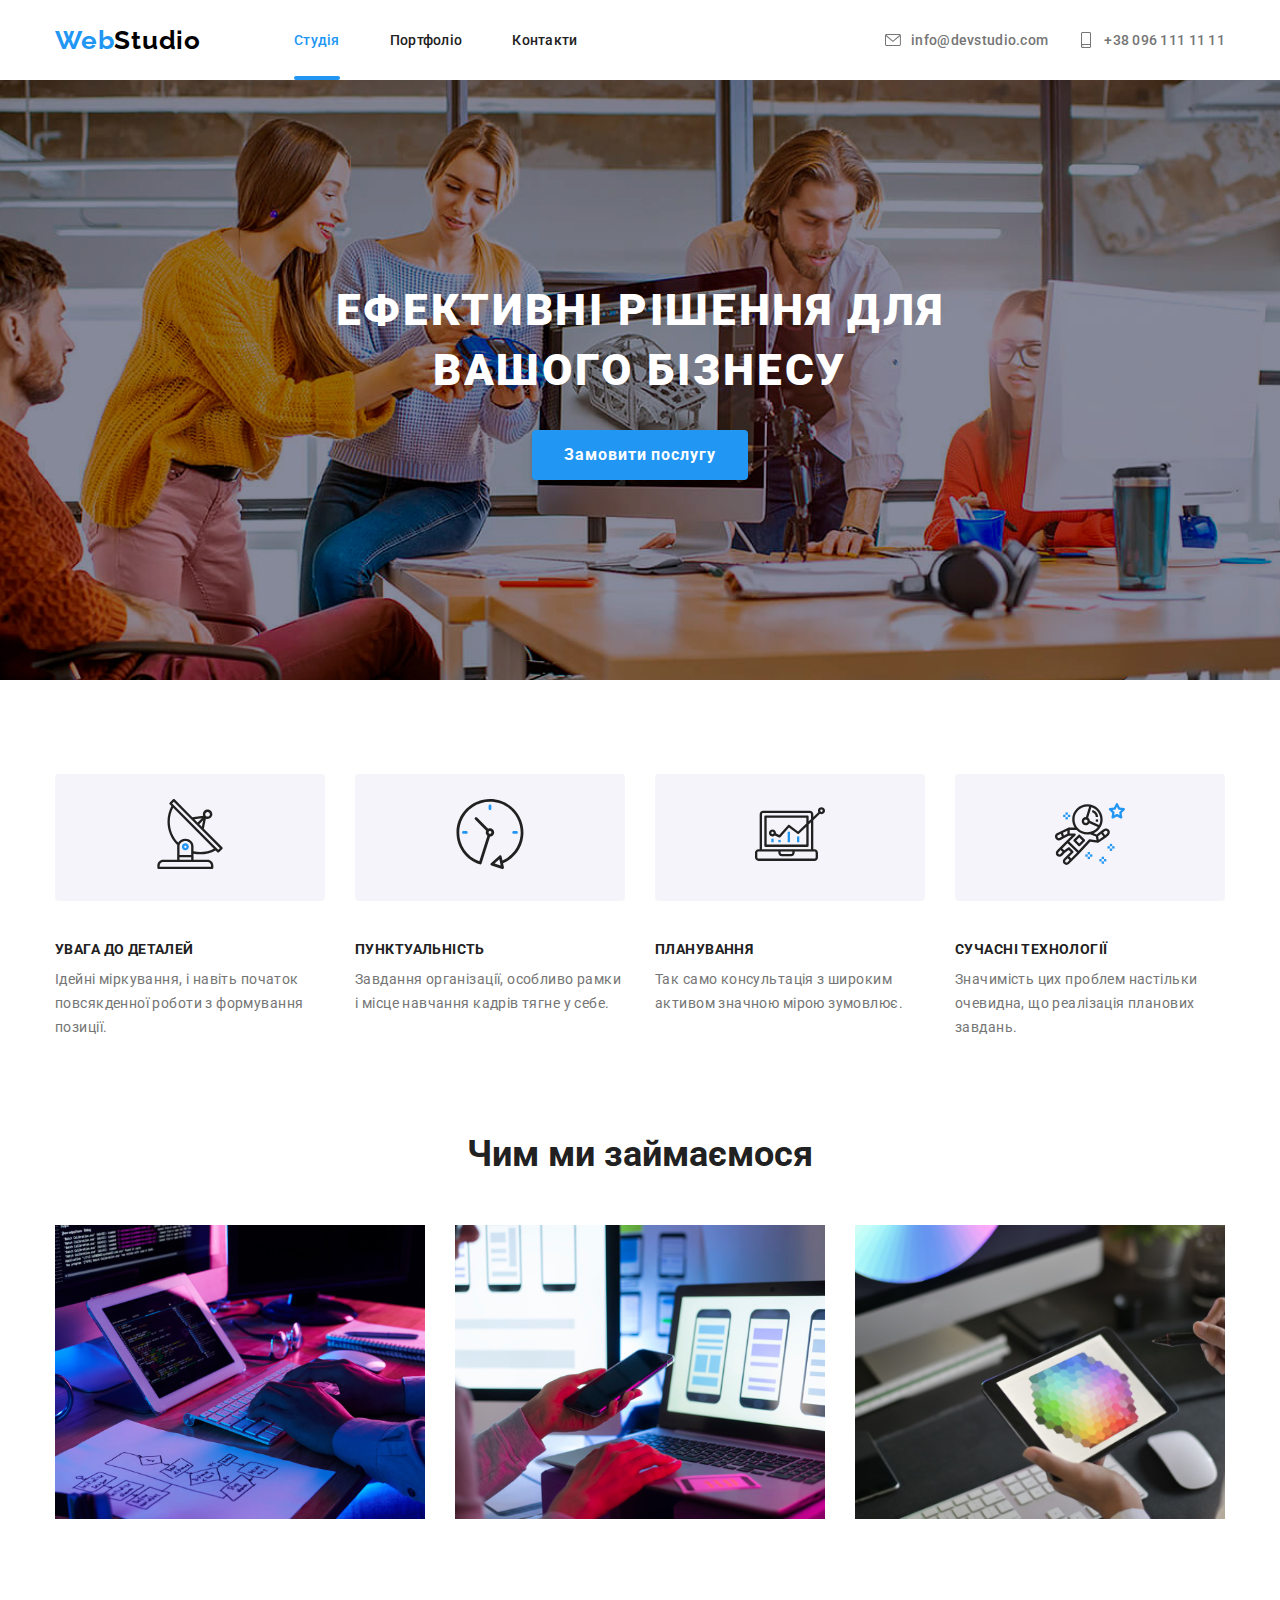
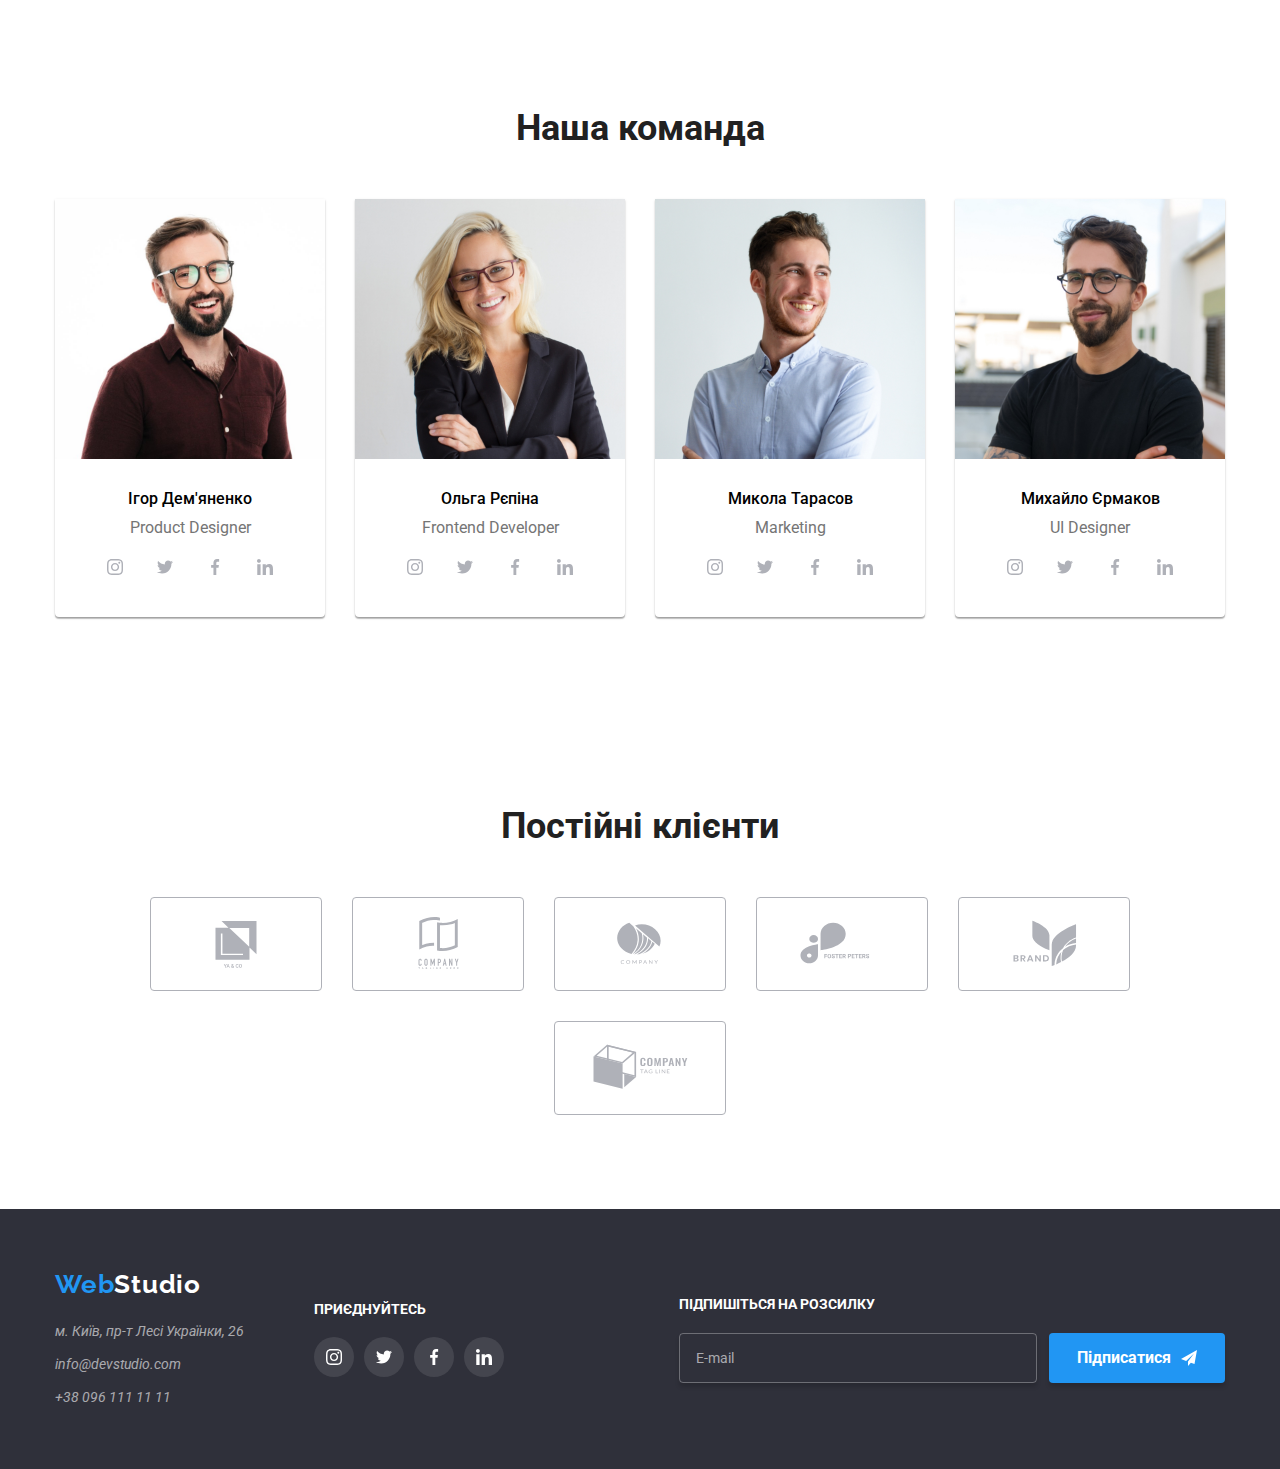
<file: index.html>
<!DOCTYPE html>
<html lang="en">
<head>
    <meta charset="UTF-8">
    <meta name="viewport" content="width=device-width, initial-scale=1.0">
    <link rel="preconnect" href="https://fonts.googleapis.com">
    <link rel="preconnect" href="https://fonts.gstatic.com" crossorigin>
    <link href="https://fonts.googleapis.com/css2?family=Raleway:wght@700&family=Roboto:wght@400;500;900&display=swap" rel="stylesheet">
    <link rel="stylesheet" href="./src/home/css/modern-normalize.css">
    <link rel="stylesheet" href="./src/home/css/style.css">
    <title>Web Studio</title>
</head>
<body>
    <header class="header">
        <div class="header__inner container">
            <nav class="menu">
                <a class="logo" href="#"><span class="logo logo--blue">Web</span>Studio</a>
                <ul class="menu__list">
                    <li class="menu__item menu__item--main">
                        <a class="menu__link" href="#">Студія</a>
                    </li>
                    <li class="menu__item">
                        <a class="menu__link" href="./portfolio.html">Портфоліо</a>
                    </li>
                    <li class="menu__item">
                        <a class="menu__link" href="#">Контакти</a>
                    </li>
                </ul>
            </nav>
            <address class="contact">
                <a class="contact__link" href="mailto:info@devstudio.com"> 
                    <svg version="1.1" xmlns="http://www.w3.org/2000/svg" width="16" height="12" viewBox="0 0 43 32">
                        <title>envelope</title>
                        <path d="M38.667 0h-34.667c-2.206 0-4 1.794-4 4v24c0 2.206 1.794 4 4 4h34.667c2.206 0 4-1.794 4-4v-24c0-2.206-1.794-4-4-4zM38.667 2.667c0.181 0 0.353 0.038 0.511 0.103l-17.844 15.466-17.844-15.466c0.158-0.066 0.33-0.103 0.511-0.103h34.667zM38.667 29.333h-34.667c-0.736 0-1.333-0.598-1.333-1.333v-22.413l17.793 15.421c0.251 0.217 0.563 0.326 0.874 0.326s0.622-0.108 0.874-0.326l17.793-15.421v22.413c0 0.736-0.598 1.333-1.333 1.333z"></path>
                    </svg>
                    info@devstudio.com
                </a>
                <a class="contact__link" href="tel:+380961111111"> 
                    <svg version="1.1" xmlns="http://www.w3.org/2000/svg" width="16" height="16" viewBox="0 0 16 16">
                        <title>smartphone</title>
                        <path d="M11.5 0h-7c-0.827 0-1.5 0.673-1.5 1.5v13c0 0.827 0.673 1.5 1.5 1.5h7c0.827 0 1.5-0.673 1.5-1.5v-13c0-0.827-0.673-1.5-1.5-1.5zM4.5 1h7c0.276 0 0.5 0.224 0.5 0.5v10.5h-8v-10.5c0-0.276 0.224-0.5 0.5-0.5zM11.5 15h-7c-0.276 0-0.5-0.224-0.5-0.5v-1.5h8v1.5c0 0.276-0.224 0.5-0.5 0.5z"></path>
                        <path d="M5.354 13.739c0.195 0.182 0.195 0.478 0 0.66s-0.512 0.182-0.707 0c-0.195-0.182-0.195-0.478 0-0.66s0.512-0.182 0.707 0z"></path>  
                    </svg>
                    +38 096 111 11 11
                </a>
            </address>
        </div>
    </header>
    <main class="main">
        <section class="first">
            <div class="first__box container">
                <h1 class="first__title">Ефективні рішення для вашого бізнесу</h1>
                <button class="first__btn" data-open-modal>Замовити послугу</button>
            </div>
        </section>
        <section class="advantages">
            <div class="advantages__box container">
                <ul class="advantages-list">
                    <li class="advantages-list__item">
                        <h4 class="advantages-list__name">УВАГА ДО ДЕТАЛЕЙ</h4>
                        <p class="advantages-list__description">Ідейні міркування, і навіть початок повсякденної роботи з формування позиції.</p>
                    </li>
                    <li class="advantages-list__item">
                        <h4 class="advantages-list__name">ПУНКТУАЛЬНІСТЬ</h4>
                        <p class="advantages-list__description">Завдання організації, особливо рамки і місце навчання кадрів тягне у себе.</p>
                    </li>
                    <li class="advantages-list__item">
                        <h4 class="advantages-list__name">ПЛАНУВАННЯ</h4>
                        <p class="advantages-list__description">Так само консультація з широким активом значною мірою зумовлює.</p>
                    </li>
                    <li class="advantages-list__item">
                        <h4 class="advantages-list__name">СУЧАСНІ ТЕХНОЛОГІЇ</h4>
                        <p class="advantages-list__description">Значимість цих проблем настільки очевидна, що реалізація планових завдань.</p>
                    </li>
                </ul>
            </div>
        </section>
        <section class="service">
            <div class="service__box container">
                <h2 class="service__title">Чим ми займаємося</h2>
                <div class="service__content-box">
                    <div class="service__item"></div>
                    <div class="service__item"></div>
                    <div class="service__item"></div>
                </div>
            </div>
        </section>
        <section class="team">
            <div class="team__box container">
                <h2 class="team__title">Наша команда</h2>
                <div class="team__content-box">
                    <div class="team__item">
                        <img class="team__img" src="./src/home/img/team/img1.jpeg" alt="Product Designer">
                        <h5 class="team__name">Ігор Дем'яненко</h5>
                        <p class="team__position">Product Designer</p>
                        <ul class="team-social-list">
                            <li class="team-social-list__item">
                                <a class="team-social-list__link" href="#">
                                    <svg version="1.1" xmlns="http://www.w3.org/2000/svg" width="16" height="16" viewBox="0 0 16 16">
                                        <title>instagram</title>
                                        <path d="M15.984 4.704c-0.037-0.85-0.175-1.435-0.372-1.941-0.203-0.538-0.516-1.019-0.925-1.419-0.4-0.406-0.885-0.722-1.416-0.922-0.509-0.197-1.091-0.334-1.941-0.372-0.856-0.041-1.128-0.050-3.301-0.050s-2.444 0.009-3.298 0.047c-0.85 0.037-1.435 0.175-1.941 0.372-0.538 0.203-1.019 0.516-1.419 0.925-0.406 0.4-0.722 0.885-0.922 1.416-0.197 0.51-0.334 1.091-0.372 1.941-0.041 0.856-0.050 1.128-0.050 3.301s0.009 2.444 0.047 3.298c0.037 0.85 0.175 1.435 0.372 1.941 0.203 0.538 0.519 1.019 0.925 1.419 0.4 0.406 0.885 0.722 1.416 0.922 0.51 0.197 1.091 0.334 1.941 0.372 0.853 0.038 1.125 0.047 3.298 0.047s2.444-0.009 3.298-0.047c0.85-0.037 1.435-0.175 1.941-0.372 1.075-0.416 1.925-1.266 2.341-2.341 0.197-0.51 0.334-1.091 0.372-1.941 0.037-0.853 0.047-1.125 0.047-3.298s-0.003-2.444-0.041-3.298zM14.544 11.237c-0.034 0.781-0.166 1.203-0.275 1.485-0.269 0.697-0.822 1.25-1.519 1.519-0.281 0.109-0.706 0.241-1.485 0.275-0.844 0.038-1.097 0.047-3.232 0.047s-2.391-0.009-3.232-0.047c-0.781-0.034-1.203-0.166-1.485-0.275-0.347-0.128-0.663-0.331-0.919-0.597-0.266-0.259-0.469-0.572-0.597-0.919-0.109-0.281-0.241-0.706-0.275-1.485-0.038-0.844-0.047-1.097-0.047-3.232s0.009-2.391 0.047-3.232c0.034-0.781 0.166-1.203 0.275-1.485 0.128-0.347 0.331-0.663 0.6-0.919 0.259-0.266 0.572-0.469 0.919-0.597 0.281-0.109 0.706-0.241 1.485-0.275 0.844-0.037 1.097-0.047 3.232-0.047 2.138 0 2.391 0.009 3.232 0.047 0.781 0.034 1.203 0.166 1.485 0.275 0.347 0.128 0.663 0.331 0.919 0.597 0.266 0.259 0.469 0.572 0.597 0.919 0.109 0.281 0.241 0.706 0.275 1.485 0.038 0.844 0.047 1.097 0.047 3.232s-0.009 2.385-0.047 3.229z"></path>
                                        <path d="M8.030 3.891c-2.269 0-4.11 1.841-4.11 4.11s1.841 4.11 4.11 4.11c2.269 0 4.11-1.841 4.11-4.11s-1.841-4.11-4.11-4.11zM8.030 10.668c-1.472 0-2.666-1.194-2.666-2.666s1.194-2.666 2.666-2.666c1.472 0 2.666 1.194 2.666 2.666s-1.194 2.666-2.666 2.666z"></path>
                                        <path d="M13.262 3.729c0 0.53-0.43 0.96-0.96 0.96s-0.96-0.43-0.96-0.96c0-0.53 0.43-0.96 0.96-0.96s0.96 0.43 0.96 0.96z"></path>
                                    </svg>
                                </a>
                            </li>
                            <li class="team-social-list__item">
                                <a class="team-social-list__link" href="#">
                                    <svg version="1.1" xmlns="http://www.w3.org/2000/svg" width="16" height="16" viewBox="0 0 16 16">
                                        <title>twitter</title>
                                        <path d="M16 3.039c-0.595 0.261-1.229 0.434-1.89 0.518 0.68-0.406 1.199-1.044 1.443-1.813-0.634 0.378-1.334 0.645-2.080 0.794-0.602-0.641-1.46-1.038-2.396-1.038-1.816 0-3.278 1.474-3.278 3.281 0 0.26 0.022 0.51 0.076 0.748-2.727-0.133-5.14-1.44-6.761-3.431-0.283 0.491-0.449 1.053-0.449 1.658 0 1.136 0.585 2.143 1.457 2.726-0.527-0.010-1.044-0.163-1.482-0.404 0 0.010 0 0.023 0 0.036 0 1.594 1.137 2.918 2.628 3.223-0.267 0.073-0.558 0.108-0.86 0.108-0.21 0-0.422-0.012-0.621-0.056 0.425 1.299 1.631 2.254 3.065 2.285-1.116 0.873-2.533 1.399-4.067 1.399-0.269 0-0.527-0.012-0.785-0.045 1.453 0.937 3.175 1.472 5.032 1.472 6.036 0 9.336-5 9.336-9.334 0-0.145-0.005-0.285-0.012-0.424 0.651-0.462 1.198-1.039 1.644-1.703z"></path>
                                    </svg>
                                </a>
                            </li>
                            <li class="team-social-list__item">
                                <a class="team-social-list__link" href="#">
                                    <svg version="1.1" xmlns="http://www.w3.org/2000/svg" width="16" height="16" viewBox="0 0 16 16">
                                        <title>facebook</title>
                                        <path d="M10.665 2.657h1.461v-2.544c-0.252-0.035-1.119-0.113-2.128-0.113-2.106 0-3.549 1.325-3.549 3.759v2.241h-2.324v2.844h2.324v7.156h2.849v-7.155h2.23l0.354-2.844h-2.585v-1.959c0.001-0.822 0.222-1.385 1.367-1.385z"></path>
                                    </svg>
                                </a>
                            </li>
                            <li class="team-social-list__item">
                                <a class="team-social-list__link" href="#">
                                    <svg version="1.1" xmlns="http://www.w3.org/2000/svg" width="16" height="16" viewBox="0 0 16 16">
                                        <title>linkedin</title>
                                        <path d="M15.996 16v-0.001h0.004v-5.868c0-2.871-0.618-5.082-3.974-5.082-1.613 0-2.696 0.885-3.138 1.725h-0.047v-1.457h-3.182v10.682h3.313v-5.289c0-1.393 0.264-2.739 1.989-2.739 1.699 0 1.725 1.589 1.725 2.829v5.201h3.31z"></path>
                                        <path d="M0.264 5.318h3.317v10.682h-3.317v-10.682z"></path>
                                        <path d="M1.921 0c-1.061 0-1.921 0.861-1.921 1.921s0.861 1.939 1.921 1.939c1.061 0 1.921-0.879 1.921-1.939s-0.861-1.921-1.921-1.921v0z"></path>
                                    </svg>
                                </a>
                            </li>
                        </ul>
                    </div>
                    <div class="team__item">
                        <img class="team__img" src="./src/home/img/team/img2.jpeg" alt="Frontend Developer">
                        <h5 class="team__name">Ольга Рєпіна</h5>
                        <p class="team__position">Frontend Developer</p>
                        <ul class="team-social-list">
                            <li class="team-social-list__item">
                                <a class="team-social-list__link" href="#">
                                    <svg version="1.1" xmlns="http://www.w3.org/2000/svg" width="16" height="16" viewBox="0 0 16 16">
                                        <title>instagram</title>
                                        <path d="M15.984 4.704c-0.037-0.85-0.175-1.435-0.372-1.941-0.203-0.538-0.516-1.019-0.925-1.419-0.4-0.406-0.885-0.722-1.416-0.922-0.509-0.197-1.091-0.334-1.941-0.372-0.856-0.041-1.128-0.050-3.301-0.050s-2.444 0.009-3.298 0.047c-0.85 0.037-1.435 0.175-1.941 0.372-0.538 0.203-1.019 0.516-1.419 0.925-0.406 0.4-0.722 0.885-0.922 1.416-0.197 0.51-0.334 1.091-0.372 1.941-0.041 0.856-0.050 1.128-0.050 3.301s0.009 2.444 0.047 3.298c0.037 0.85 0.175 1.435 0.372 1.941 0.203 0.538 0.519 1.019 0.925 1.419 0.4 0.406 0.885 0.722 1.416 0.922 0.51 0.197 1.091 0.334 1.941 0.372 0.853 0.038 1.125 0.047 3.298 0.047s2.444-0.009 3.298-0.047c0.85-0.037 1.435-0.175 1.941-0.372 1.075-0.416 1.925-1.266 2.341-2.341 0.197-0.51 0.334-1.091 0.372-1.941 0.037-0.853 0.047-1.125 0.047-3.298s-0.003-2.444-0.041-3.298zM14.544 11.237c-0.034 0.781-0.166 1.203-0.275 1.485-0.269 0.697-0.822 1.25-1.519 1.519-0.281 0.109-0.706 0.241-1.485 0.275-0.844 0.038-1.097 0.047-3.232 0.047s-2.391-0.009-3.232-0.047c-0.781-0.034-1.203-0.166-1.485-0.275-0.347-0.128-0.663-0.331-0.919-0.597-0.266-0.259-0.469-0.572-0.597-0.919-0.109-0.281-0.241-0.706-0.275-1.485-0.038-0.844-0.047-1.097-0.047-3.232s0.009-2.391 0.047-3.232c0.034-0.781 0.166-1.203 0.275-1.485 0.128-0.347 0.331-0.663 0.6-0.919 0.259-0.266 0.572-0.469 0.919-0.597 0.281-0.109 0.706-0.241 1.485-0.275 0.844-0.037 1.097-0.047 3.232-0.047 2.138 0 2.391 0.009 3.232 0.047 0.781 0.034 1.203 0.166 1.485 0.275 0.347 0.128 0.663 0.331 0.919 0.597 0.266 0.259 0.469 0.572 0.597 0.919 0.109 0.281 0.241 0.706 0.275 1.485 0.038 0.844 0.047 1.097 0.047 3.232s-0.009 2.385-0.047 3.229z"></path>
                                        <path d="M8.030 3.891c-2.269 0-4.11 1.841-4.11 4.11s1.841 4.11 4.11 4.11c2.269 0 4.11-1.841 4.11-4.11s-1.841-4.11-4.11-4.11zM8.030 10.668c-1.472 0-2.666-1.194-2.666-2.666s1.194-2.666 2.666-2.666c1.472 0 2.666 1.194 2.666 2.666s-1.194 2.666-2.666 2.666z"></path>
                                        <path d="M13.262 3.729c0 0.53-0.43 0.96-0.96 0.96s-0.96-0.43-0.96-0.96c0-0.53 0.43-0.96 0.96-0.96s0.96 0.43 0.96 0.96z"></path>
                                    </svg>
                                </a>
                            </li>
                            <li class="team-social-list__item">
                                <a class="team-social-list__link" href="#">
                                    <svg version="1.1" xmlns="http://www.w3.org/2000/svg" width="16" height="16" viewBox="0 0 16 16">
                                        <title>twitter</title>
                                        <path d="M16 3.039c-0.595 0.261-1.229 0.434-1.89 0.518 0.68-0.406 1.199-1.044 1.443-1.813-0.634 0.378-1.334 0.645-2.080 0.794-0.602-0.641-1.46-1.038-2.396-1.038-1.816 0-3.278 1.474-3.278 3.281 0 0.26 0.022 0.51 0.076 0.748-2.727-0.133-5.14-1.44-6.761-3.431-0.283 0.491-0.449 1.053-0.449 1.658 0 1.136 0.585 2.143 1.457 2.726-0.527-0.010-1.044-0.163-1.482-0.404 0 0.010 0 0.023 0 0.036 0 1.594 1.137 2.918 2.628 3.223-0.267 0.073-0.558 0.108-0.86 0.108-0.21 0-0.422-0.012-0.621-0.056 0.425 1.299 1.631 2.254 3.065 2.285-1.116 0.873-2.533 1.399-4.067 1.399-0.269 0-0.527-0.012-0.785-0.045 1.453 0.937 3.175 1.472 5.032 1.472 6.036 0 9.336-5 9.336-9.334 0-0.145-0.005-0.285-0.012-0.424 0.651-0.462 1.198-1.039 1.644-1.703z"></path>
                                    </svg>
                                </a>
                            </li>
                            <li class="team-social-list__item">
                                <a class="team-social-list__link" href="#">
                                    <svg version="1.1" xmlns="http://www.w3.org/2000/svg" width="16" height="16" viewBox="0 0 16 16">
                                        <title>facebook</title>
                                        <path d="M10.665 2.657h1.461v-2.544c-0.252-0.035-1.119-0.113-2.128-0.113-2.106 0-3.549 1.325-3.549 3.759v2.241h-2.324v2.844h2.324v7.156h2.849v-7.155h2.23l0.354-2.844h-2.585v-1.959c0.001-0.822 0.222-1.385 1.367-1.385z"></path>
                                    </svg>
                                </a>
                            </li>
                            <li class="team-social-list__item">
                                <a class="team-social-list__link" href="#">
                                    <svg version="1.1" xmlns="http://www.w3.org/2000/svg" width="16" height="16" viewBox="0 0 16 16">
                                        <title>linkedin</title>
                                        <path d="M15.996 16v-0.001h0.004v-5.868c0-2.871-0.618-5.082-3.974-5.082-1.613 0-2.696 0.885-3.138 1.725h-0.047v-1.457h-3.182v10.682h3.313v-5.289c0-1.393 0.264-2.739 1.989-2.739 1.699 0 1.725 1.589 1.725 2.829v5.201h3.31z"></path>
                                        <path d="M0.264 5.318h3.317v10.682h-3.317v-10.682z"></path>
                                        <path d="M1.921 0c-1.061 0-1.921 0.861-1.921 1.921s0.861 1.939 1.921 1.939c1.061 0 1.921-0.879 1.921-1.939s-0.861-1.921-1.921-1.921v0z"></path>
                                    </svg>
                                </a>
                            </li>
                        </ul>
                    </div>
                    <div class="team__item">
                        <img class="team__img" src="./src/home/img/team/img3.jpeg" alt="Marketing">
                        <h5 class="team__name">Микола Тарасов</h5>
                        <p class="team__position">Marketing</p>
                        <ul class="team-social-list">
                            <li class="team-social-list__item">
                                <a class="team-social-list__link" href="#">
                                    <svg version="1.1" xmlns="http://www.w3.org/2000/svg" width="16" height="16" viewBox="0 0 16 16">
                                        <title>instagram</title>
                                        <path d="M15.984 4.704c-0.037-0.85-0.175-1.435-0.372-1.941-0.203-0.538-0.516-1.019-0.925-1.419-0.4-0.406-0.885-0.722-1.416-0.922-0.509-0.197-1.091-0.334-1.941-0.372-0.856-0.041-1.128-0.050-3.301-0.050s-2.444 0.009-3.298 0.047c-0.85 0.037-1.435 0.175-1.941 0.372-0.538 0.203-1.019 0.516-1.419 0.925-0.406 0.4-0.722 0.885-0.922 1.416-0.197 0.51-0.334 1.091-0.372 1.941-0.041 0.856-0.050 1.128-0.050 3.301s0.009 2.444 0.047 3.298c0.037 0.85 0.175 1.435 0.372 1.941 0.203 0.538 0.519 1.019 0.925 1.419 0.4 0.406 0.885 0.722 1.416 0.922 0.51 0.197 1.091 0.334 1.941 0.372 0.853 0.038 1.125 0.047 3.298 0.047s2.444-0.009 3.298-0.047c0.85-0.037 1.435-0.175 1.941-0.372 1.075-0.416 1.925-1.266 2.341-2.341 0.197-0.51 0.334-1.091 0.372-1.941 0.037-0.853 0.047-1.125 0.047-3.298s-0.003-2.444-0.041-3.298zM14.544 11.237c-0.034 0.781-0.166 1.203-0.275 1.485-0.269 0.697-0.822 1.25-1.519 1.519-0.281 0.109-0.706 0.241-1.485 0.275-0.844 0.038-1.097 0.047-3.232 0.047s-2.391-0.009-3.232-0.047c-0.781-0.034-1.203-0.166-1.485-0.275-0.347-0.128-0.663-0.331-0.919-0.597-0.266-0.259-0.469-0.572-0.597-0.919-0.109-0.281-0.241-0.706-0.275-1.485-0.038-0.844-0.047-1.097-0.047-3.232s0.009-2.391 0.047-3.232c0.034-0.781 0.166-1.203 0.275-1.485 0.128-0.347 0.331-0.663 0.6-0.919 0.259-0.266 0.572-0.469 0.919-0.597 0.281-0.109 0.706-0.241 1.485-0.275 0.844-0.037 1.097-0.047 3.232-0.047 2.138 0 2.391 0.009 3.232 0.047 0.781 0.034 1.203 0.166 1.485 0.275 0.347 0.128 0.663 0.331 0.919 0.597 0.266 0.259 0.469 0.572 0.597 0.919 0.109 0.281 0.241 0.706 0.275 1.485 0.038 0.844 0.047 1.097 0.047 3.232s-0.009 2.385-0.047 3.229z"></path>
                                        <path d="M8.030 3.891c-2.269 0-4.11 1.841-4.11 4.11s1.841 4.11 4.11 4.11c2.269 0 4.11-1.841 4.11-4.11s-1.841-4.11-4.11-4.11zM8.030 10.668c-1.472 0-2.666-1.194-2.666-2.666s1.194-2.666 2.666-2.666c1.472 0 2.666 1.194 2.666 2.666s-1.194 2.666-2.666 2.666z"></path>
                                        <path d="M13.262 3.729c0 0.53-0.43 0.96-0.96 0.96s-0.96-0.43-0.96-0.96c0-0.53 0.43-0.96 0.96-0.96s0.96 0.43 0.96 0.96z"></path>
                                    </svg>
                                </a>
                            </li>
                            <li class="team-social-list__item">
                                <a class="team-social-list__link" href="#">
                                    <svg version="1.1" xmlns="http://www.w3.org/2000/svg" width="16" height="16" viewBox="0 0 16 16">
                                        <title>twitter</title>
                                        <path d="M16 3.039c-0.595 0.261-1.229 0.434-1.89 0.518 0.68-0.406 1.199-1.044 1.443-1.813-0.634 0.378-1.334 0.645-2.080 0.794-0.602-0.641-1.46-1.038-2.396-1.038-1.816 0-3.278 1.474-3.278 3.281 0 0.26 0.022 0.51 0.076 0.748-2.727-0.133-5.14-1.44-6.761-3.431-0.283 0.491-0.449 1.053-0.449 1.658 0 1.136 0.585 2.143 1.457 2.726-0.527-0.010-1.044-0.163-1.482-0.404 0 0.010 0 0.023 0 0.036 0 1.594 1.137 2.918 2.628 3.223-0.267 0.073-0.558 0.108-0.86 0.108-0.21 0-0.422-0.012-0.621-0.056 0.425 1.299 1.631 2.254 3.065 2.285-1.116 0.873-2.533 1.399-4.067 1.399-0.269 0-0.527-0.012-0.785-0.045 1.453 0.937 3.175 1.472 5.032 1.472 6.036 0 9.336-5 9.336-9.334 0-0.145-0.005-0.285-0.012-0.424 0.651-0.462 1.198-1.039 1.644-1.703z"></path>
                                    </svg>
                                </a>
                            </li>
                            <li class="team-social-list__item">
                                <a class="team-social-list__link" href="#">
                                    <svg version="1.1" xmlns="http://www.w3.org/2000/svg" width="16" height="16" viewBox="0 0 16 16">
                                        <title>facebook</title>
                                        <path d="M10.665 2.657h1.461v-2.544c-0.252-0.035-1.119-0.113-2.128-0.113-2.106 0-3.549 1.325-3.549 3.759v2.241h-2.324v2.844h2.324v7.156h2.849v-7.155h2.23l0.354-2.844h-2.585v-1.959c0.001-0.822 0.222-1.385 1.367-1.385z"></path>
                                    </svg>
                                </a>
                            </li>
                            <li class="team-social-list__item">
                                <a class="team-social-list__link" href="#">
                                    <svg version="1.1" xmlns="http://www.w3.org/2000/svg" width="16" height="16" viewBox="0 0 16 16">
                                        <title>linkedin</title>
                                        <path d="M15.996 16v-0.001h0.004v-5.868c0-2.871-0.618-5.082-3.974-5.082-1.613 0-2.696 0.885-3.138 1.725h-0.047v-1.457h-3.182v10.682h3.313v-5.289c0-1.393 0.264-2.739 1.989-2.739 1.699 0 1.725 1.589 1.725 2.829v5.201h3.31z"></path>
                                        <path d="M0.264 5.318h3.317v10.682h-3.317v-10.682z"></path>
                                        <path d="M1.921 0c-1.061 0-1.921 0.861-1.921 1.921s0.861 1.939 1.921 1.939c1.061 0 1.921-0.879 1.921-1.939s-0.861-1.921-1.921-1.921v0z"></path>
                                    </svg>
                                </a>
                            </li>
                        </ul>
                    </div>
                    <div class="team__item">
                        <img class="team__img" src="./src/home/img/team/img4.jpeg" alt="UI Designer">
                        <h5 class="team__name">Михайло Єрмаков</h5>
                        <p class="team__position">UI Designer</p>
                        <ul class="team-social-list">
                            <li class="team-social-list__item">
                                <a class="team-social-list__link" href="#">
                                    <svg version="1.1" xmlns="http://www.w3.org/2000/svg" width="16" height="16" viewBox="0 0 16 16">
                                        <title>instagram</title>
                                        <path d="M15.984 4.704c-0.037-0.85-0.175-1.435-0.372-1.941-0.203-0.538-0.516-1.019-0.925-1.419-0.4-0.406-0.885-0.722-1.416-0.922-0.509-0.197-1.091-0.334-1.941-0.372-0.856-0.041-1.128-0.050-3.301-0.050s-2.444 0.009-3.298 0.047c-0.85 0.037-1.435 0.175-1.941 0.372-0.538 0.203-1.019 0.516-1.419 0.925-0.406 0.4-0.722 0.885-0.922 1.416-0.197 0.51-0.334 1.091-0.372 1.941-0.041 0.856-0.050 1.128-0.050 3.301s0.009 2.444 0.047 3.298c0.037 0.85 0.175 1.435 0.372 1.941 0.203 0.538 0.519 1.019 0.925 1.419 0.4 0.406 0.885 0.722 1.416 0.922 0.51 0.197 1.091 0.334 1.941 0.372 0.853 0.038 1.125 0.047 3.298 0.047s2.444-0.009 3.298-0.047c0.85-0.037 1.435-0.175 1.941-0.372 1.075-0.416 1.925-1.266 2.341-2.341 0.197-0.51 0.334-1.091 0.372-1.941 0.037-0.853 0.047-1.125 0.047-3.298s-0.003-2.444-0.041-3.298zM14.544 11.237c-0.034 0.781-0.166 1.203-0.275 1.485-0.269 0.697-0.822 1.25-1.519 1.519-0.281 0.109-0.706 0.241-1.485 0.275-0.844 0.038-1.097 0.047-3.232 0.047s-2.391-0.009-3.232-0.047c-0.781-0.034-1.203-0.166-1.485-0.275-0.347-0.128-0.663-0.331-0.919-0.597-0.266-0.259-0.469-0.572-0.597-0.919-0.109-0.281-0.241-0.706-0.275-1.485-0.038-0.844-0.047-1.097-0.047-3.232s0.009-2.391 0.047-3.232c0.034-0.781 0.166-1.203 0.275-1.485 0.128-0.347 0.331-0.663 0.6-0.919 0.259-0.266 0.572-0.469 0.919-0.597 0.281-0.109 0.706-0.241 1.485-0.275 0.844-0.037 1.097-0.047 3.232-0.047 2.138 0 2.391 0.009 3.232 0.047 0.781 0.034 1.203 0.166 1.485 0.275 0.347 0.128 0.663 0.331 0.919 0.597 0.266 0.259 0.469 0.572 0.597 0.919 0.109 0.281 0.241 0.706 0.275 1.485 0.038 0.844 0.047 1.097 0.047 3.232s-0.009 2.385-0.047 3.229z"></path>
                                        <path d="M8.030 3.891c-2.269 0-4.11 1.841-4.11 4.11s1.841 4.11 4.11 4.11c2.269 0 4.11-1.841 4.11-4.11s-1.841-4.11-4.11-4.11zM8.030 10.668c-1.472 0-2.666-1.194-2.666-2.666s1.194-2.666 2.666-2.666c1.472 0 2.666 1.194 2.666 2.666s-1.194 2.666-2.666 2.666z"></path>
                                        <path d="M13.262 3.729c0 0.53-0.43 0.96-0.96 0.96s-0.96-0.43-0.96-0.96c0-0.53 0.43-0.96 0.96-0.96s0.96 0.43 0.96 0.96z"></path>
                                    </svg>
                                </a>
                            </li>
                            <li class="team-social-list__item">
                                <a class="team-social-list__link" href="#">
                                    <svg version="1.1" xmlns="http://www.w3.org/2000/svg" width="16" height="16" viewBox="0 0 16 16">
                                        <title>twitter</title>
                                        <path d="M16 3.039c-0.595 0.261-1.229 0.434-1.89 0.518 0.68-0.406 1.199-1.044 1.443-1.813-0.634 0.378-1.334 0.645-2.080 0.794-0.602-0.641-1.46-1.038-2.396-1.038-1.816 0-3.278 1.474-3.278 3.281 0 0.26 0.022 0.51 0.076 0.748-2.727-0.133-5.14-1.44-6.761-3.431-0.283 0.491-0.449 1.053-0.449 1.658 0 1.136 0.585 2.143 1.457 2.726-0.527-0.010-1.044-0.163-1.482-0.404 0 0.010 0 0.023 0 0.036 0 1.594 1.137 2.918 2.628 3.223-0.267 0.073-0.558 0.108-0.86 0.108-0.21 0-0.422-0.012-0.621-0.056 0.425 1.299 1.631 2.254 3.065 2.285-1.116 0.873-2.533 1.399-4.067 1.399-0.269 0-0.527-0.012-0.785-0.045 1.453 0.937 3.175 1.472 5.032 1.472 6.036 0 9.336-5 9.336-9.334 0-0.145-0.005-0.285-0.012-0.424 0.651-0.462 1.198-1.039 1.644-1.703z"></path>
                                    </svg>
                                </a>
                            </li>
                            <li class="team-social-list__item">
                                <a class="team-social-list__link" href="#">
                                    <svg version="1.1" xmlns="http://www.w3.org/2000/svg" width="16" height="16" viewBox="0 0 16 16">
                                        <title>facebook</title>
                                        <path d="M10.665 2.657h1.461v-2.544c-0.252-0.035-1.119-0.113-2.128-0.113-2.106 0-3.549 1.325-3.549 3.759v2.241h-2.324v2.844h2.324v7.156h2.849v-7.155h2.23l0.354-2.844h-2.585v-1.959c0.001-0.822 0.222-1.385 1.367-1.385z"></path>
                                    </svg>
                                </a>
                            </li>
                            <li class="team-social-list__item">
                                <a class="team-social-list__link" href="#">
                                    <svg version="1.1" xmlns="http://www.w3.org/2000/svg" width="16" height="16" viewBox="0 0 16 16">
                                        <title>linkedin</title>
                                        <path d="M15.996 16v-0.001h0.004v-5.868c0-2.871-0.618-5.082-3.974-5.082-1.613 0-2.696 0.885-3.138 1.725h-0.047v-1.457h-3.182v10.682h3.313v-5.289c0-1.393 0.264-2.739 1.989-2.739 1.699 0 1.725 1.589 1.725 2.829v5.201h3.31z"></path>
                                        <path d="M0.264 5.318h3.317v10.682h-3.317v-10.682z"></path>
                                        <path d="M1.921 0c-1.061 0-1.921 0.861-1.921 1.921s0.861 1.939 1.921 1.939c1.061 0 1.921-0.879 1.921-1.939s-0.861-1.921-1.921-1.921v0z"></path>
                                    </svg>
                                </a>
                            </li>
                        </ul>
                    </div>
                </div>
            </div>
        </section>
        <section class="clients">
            <div class="clients__box container">
                <h2 class="clients__title">Постійні клієнти</h2>
                <ul class="clients-list">
                    <li class="clients-list__item">
                        <a class="clients-list__link" href="#">
                            <svg version="1.1" xmlns="http://www.w3.org/2000/svg" width="106" height="60" viewBox="0 0 28 16">
                                <title>Logo1</title>
                                <path d="M10.133 1.867l1.869 1.769-3.469-0.002v8.583h9.067v-3.282l1.867 1.767v-8.836h-9.333zM17.518 8.728l-5.299-5.016h5.299v5.016zM15.873 10.961h-5.905v-5.773h0.417v5.382h5.487v0.391zM11.362 13.36l-0.218 0.449-0.218-0.449h-0.183l0.318 0.599v0.349h0.165v-0.349l0.318-0.599h-0.182zM11.636 14.308l0.077-0.221h0.367l0.077 0.221h0.172l-0.359-0.948h-0.148l-0.358 0.948h0.171zM11.897 13.561l0.137 0.393h-0.275l0.137-0.393zM12.765 13.931c-0.024 0.036-0.036 0.077-0.036 0.12 0 0.080 0.028 0.145 0.084 0.195s0.132 0.074 0.225 0.074 0.174-0.025 0.242-0.076l0.053 0.063h0.184l-0.139-0.165c0.055-0.075 0.082-0.17 0.082-0.287h-0.137c0 0.064-0.013 0.122-0.040 0.174l-0.183-0.216 0.064-0.047c0.046-0.033 0.078-0.066 0.098-0.099s0.030-0.070 0.030-0.109c0-0.060-0.022-0.11-0.066-0.15s-0.1-0.061-0.169-0.061c-0.076 0-0.137 0.022-0.182 0.065s-0.068 0.102-0.068 0.176c0 0.030 0.007 0.062 0.021 0.094s0.041 0.072 0.077 0.118c-0.070 0.050-0.117 0.094-0.141 0.131zM13.193 14.141c-0.046 0.036-0.096 0.053-0.15 0.053-0.047 0-0.085-0.014-0.113-0.041s-0.042-0.063-0.042-0.107c0-0.051 0.026-0.096 0.078-0.135l0.020-0.014 0.207 0.244zM13.023 13.721c-0.045-0.055-0.067-0.101-0.067-0.137 0-0.032 0.009-0.058 0.027-0.079s0.043-0.031 0.074-0.031c0.029 0 0.052 0.009 0.071 0.027s0.028 0.038 0.028 0.063c0 0.037-0.013 0.068-0.040 0.092l-0.020 0.016-0.072 0.049zM14.566 14.236c0.065-0.057 0.102-0.136 0.112-0.237h-0.164c-0.009 0.068-0.029 0.116-0.062 0.145s-0.081 0.044-0.146 0.044c-0.071 0-0.125-0.027-0.161-0.081s-0.055-0.132-0.055-0.234v-0.084c0.001-0.101 0.020-0.178 0.059-0.23s0.094-0.079 0.165-0.079c0.062 0 0.108 0.015 0.14 0.046s0.052 0.079 0.060 0.147h0.164c-0.010-0.104-0.048-0.184-0.111-0.241s-0.148-0.085-0.253-0.085c-0.078 0-0.146 0.018-0.206 0.055s-0.104 0.089-0.136 0.158c-0.032 0.068-0.048 0.147-0.048 0.236v0.089c0.001 0.087 0.018 0.164 0.049 0.23s0.076 0.117 0.133 0.153c0.058 0.036 0.124 0.053 0.2 0.053 0.108 0 0.195-0.028 0.26-0.085zM15.534 14.103c0.032-0.070 0.048-0.152 0.048-0.245v-0.053c-0-0.092-0.017-0.173-0.050-0.243s-0.079-0.123-0.139-0.16c-0.059-0.037-0.128-0.056-0.205-0.056s-0.146 0.019-0.206 0.057c-0.059 0.037-0.106 0.091-0.139 0.162s-0.049 0.152-0.049 0.245v0.053c0 0.091 0.017 0.171 0.049 0.24s0.079 0.123 0.139 0.161c0.060 0.037 0.129 0.056 0.206 0.056s0.146-0.019 0.206-0.056c0.060-0.038 0.106-0.092 0.138-0.161zM15.358 13.567c0.040 0.056 0.060 0.136 0.060 0.242v0.049c0 0.107-0.020 0.188-0.059 0.243s-0.095 0.083-0.168 0.083c-0.072 0-0.128-0.028-0.169-0.085s-0.061-0.137-0.061-0.242v-0.055c0.001-0.102 0.021-0.181 0.061-0.236s0.096-0.084 0.167-0.084c0.073 0 0.129 0.028 0.169 0.084z"></path>
                            </svg>
                        </a>
                    </li>
                    <li class="clients-list__item">
                        <a class="clients-list__link" href="#">
                            <svg version="1.1" xmlns="http://www.w3.org/2000/svg" width="106" height="60" viewBox="0 0 28 16">
                                <title>Logo2</title>
                                <path d="M13.364 1.583h-0.036c-0.056-0.003-0.112-0.005-0.168-0.006v0h-0.121c-0.106 0-0.214 0.003-0.321 0.008-0.008-0.001-0.016-0.001-0.024 0-0.972 0.055-1.924 0.298-2.804 0.715l-0.115 0.056v5.904l0.27-0.092c0.237-0.081 0.489-0.155 0.75-0.222 0.706-0.181 1.43-0.277 2.159-0.287v0.776c-0.096 0.001-0.19 0.003-0.284 0.008h-0.022c-0.561 0.031-1.117 0.116-1.661 0.255-0.689 0.173-1.354 0.432-1.979 0.771v-7.572c0.649-0.378 1.348-0.663 2.076-0.844 0.639-0.165 1.296-0.25 1.956-0.252h0.114c0.136 0.003 0.269 0.009 0.394 0.019 0.329 0.023 0.655 0.075 0.975 0.155v0.764c-0.311-0.072-0.626-0.12-0.944-0.142-0.006-0.001-0.013-0.001-0.019-0.002-0.066-0.006-0.132-0.011-0.193-0.011zM14.707 2.363c0.169 0.013 0.345 0.019 0.522 0.019 0.694-0.003 1.385-0.091 2.057-0.264 0.689-0.173 1.353-0.432 1.978-0.772v7.438c-0.649 0.378-1.348 0.662-2.076 0.844-0.639 0.164-1.296 0.249-1.956 0.252-0.5 0.004-0.999-0.055-1.484-0.175v-7.486c0.115 0.026 0.233 0.051 0.353 0.071 0.197 0.033 0.405 0.058 0.607 0.073zM18.493 2.421l-0.27 0.091c-0.248 0.083-0.499 0.158-0.75 0.224-0.733 0.188-1.486 0.285-2.242 0.288-0.176 0-0.338-0.005-0.494-0.015l-0.215-0.014v6.074l0.185 0.016c0.171 0.015 0.348 0.022 0.526 0.022 0.596-0.002 1.189-0.079 1.765-0.229 0.475-0.119 0.937-0.285 1.38-0.496l0.115-0.056v-5.906z"></path>
                                <path d="M9.53 12.057c-0.039-0.040-0.086-0.072-0.137-0.093s-0.107-0.031-0.163-0.029c-0.059-0.001-0.118 0.010-0.173 0.033-0.050 0.020-0.096 0.050-0.135 0.089s-0.068 0.085-0.087 0.136c-0.021 0.053-0.032 0.11-0.031 0.168v1.012c-0.002 0.071 0.011 0.142 0.040 0.207 0.024 0.052 0.058 0.098 0.101 0.136 0.040 0.034 0.088 0.059 0.139 0.072 0.049 0.014 0.1 0.021 0.151 0.021 0.056 0.001 0.112-0.011 0.163-0.035 0.051-0.022 0.096-0.054 0.135-0.094s0.068-0.085 0.088-0.136c0.022-0.051 0.033-0.106 0.032-0.161v-0.113h-0.264v0.090c0.001 0.031-0.004 0.061-0.016 0.090-0.009 0.022-0.022 0.041-0.038 0.057-0.016 0.013-0.035 0.023-0.055 0.029-0.018 0.006-0.037 0.009-0.055 0.009-0.024 0.003-0.048-0.001-0.069-0.010s-0.041-0.025-0.055-0.044c-0.025-0.041-0.037-0.088-0.035-0.136v-0.943c-0.002-0.052 0.009-0.104 0.032-0.151 0.014-0.021 0.033-0.038 0.056-0.049s0.048-0.015 0.073-0.012c0.023-0.001 0.045 0.004 0.066 0.014s0.038 0.025 0.052 0.043c0.030 0.039 0.045 0.087 0.044 0.136v0.087h0.262v-0.103c0.001-0.061-0.010-0.121-0.032-0.177-0.020-0.053-0.050-0.101-0.088-0.142z"></path>
                                <path d="M11.101 12.045c-0.084-0.071-0.191-0.111-0.301-0.111-0.054 0-0.107 0.010-0.158 0.028s-0.099 0.046-0.14 0.083c-0.044 0.039-0.079 0.088-0.103 0.142-0.027 0.062-0.040 0.129-0.038 0.196v0.97c-0.002 0.068 0.011 0.136 0.038 0.199 0.024 0.052 0.059 0.098 0.103 0.136 0.040 0.038 0.088 0.067 0.14 0.085 0.051 0.019 0.104 0.028 0.158 0.028s0.107-0.010 0.158-0.028c0.053-0.019 0.101-0.048 0.143-0.085s0.076-0.084 0.1-0.136c0.027-0.063 0.040-0.13 0.038-0.199v-0.97c0.001-0.067-0.012-0.134-0.038-0.196-0.024-0.053-0.057-0.102-0.1-0.142zM10.978 13.353c0.002 0.026-0.001 0.052-0.010 0.076s-0.024 0.046-0.042 0.064c-0.035 0.029-0.079 0.045-0.124 0.045s-0.090-0.016-0.124-0.045c-0.019-0.018-0.033-0.040-0.042-0.064s-0.013-0.050-0.010-0.076v-0.97c-0.002-0.026 0.001-0.052 0.010-0.076s0.024-0.046 0.042-0.064c0.035-0.029 0.079-0.045 0.124-0.045s0.090 0.016 0.124 0.045c0.019 0.018 0.033 0.040 0.042 0.064s0.013 0.050 0.010 0.076v0.97z"></path>
                                <path d="M13.165 13.787v-1.837h-0.254l-0.334 0.972h-0.005l-0.337-0.972h-0.252v1.837h0.262v-1.118h0.005l0.257 0.79h0.131l0.259-0.79h0.005v1.118h0.262z"></path>
                                <path d="M14.655 12.078c-0.040-0.045-0.091-0.080-0.148-0.1-0.061-0.020-0.126-0.030-0.19-0.028h-0.39v1.837h0.262v-0.717h0.135c0.082 0.004 0.163-0.014 0.236-0.050 0.060-0.033 0.109-0.082 0.144-0.14 0.030-0.049 0.051-0.103 0.060-0.16 0.010-0.069 0.015-0.139 0.014-0.209 0.003-0.088-0.006-0.176-0.026-0.262-0.017-0.064-0.051-0.122-0.096-0.169zM14.521 12.638c-0.001 0.033-0.009 0.066-0.024 0.096-0.015 0.028-0.039 0.051-0.067 0.064-0.039 0.017-0.081 0.025-0.123 0.023h-0.119v-0.625h0.135c0.041-0.002 0.081 0.006 0.118 0.023 0.027 0.016 0.049 0.039 0.061 0.068 0.014 0.032 0.022 0.067 0.023 0.102 0 0.039 0 0.079 0 0.122s0.003 0.087 0 0.126h-0.003z"></path>
                                <path d="M15.895 11.95h-0.215l-0.405 1.837h0.262l0.077-0.395h0.357l0.077 0.395h0.262l-0.415-1.837zM15.654 13.142l0.129-0.666h0.005l0.128 0.666h-0.262z"></path>
                                <path d="M17.587 13.056h-0.005l-0.395-1.107h-0.252v1.837h0.262v-1.105h0.005l0.4 1.105h0.246v-1.837h-0.262v1.107z"></path>
                                <path d="M19.186 11.95l-0.21 0.73h-0.005l-0.21-0.73h-0.277l0.36 1.061v0.776h0.262v-0.776l0.36-1.061h-0.277z"></path>
                                <path d="M8.8 14.305h0.126v0.354h0.086v-0.354h0.126v-0.073h-0.337v0.073z"></path>
                                <path d="M9.86 14.233l-0.165 0.427h0.091l0.035-0.097h0.17l0.036 0.097h0.093l-0.169-0.427h-0.091zM9.847 14.49l0.058-0.158 0.058 0.158h-0.116z"></path>
                                <path d="M10.909 14.502h0.098v0.055c-0.029 0.023-0.064 0.036-0.101 0.036-0.017 0.001-0.034-0.002-0.050-0.009s-0.030-0.018-0.040-0.031c-0.023-0.032-0.034-0.072-0.032-0.111 0-0.095 0.041-0.142 0.123-0.142 0.021-0.002 0.043 0.004 0.061 0.016s0.030 0.031 0.036 0.052l0.084-0.016c-0.018-0.083-0.078-0.125-0.181-0.125-0.055-0.001-0.108 0.018-0.149 0.055-0.021 0.021-0.038 0.047-0.049 0.075s-0.015 0.059-0.013 0.089c-0.002 0.058 0.017 0.116 0.055 0.16 0.021 0.022 0.046 0.038 0.074 0.049s0.058 0.015 0.088 0.013c0.067 0.002 0.132-0.022 0.181-0.068v-0.168h-0.185v0.072z"></path>
                                <path d="M11.979 14.233h-0.086v0.427h0.299v-0.073h-0.212v-0.354z"></path>
                                <path d="M12.885 14.233h-0.086v0.427h0.086v-0.427z"></path>
                                <path d="M13.77 14.517l-0.175-0.285h-0.084v0.427h0.080v-0.279l0.171 0.279h0.086v-0.427h-0.079v0.285z"></path>
                                <path d="M14.57 14.471h0.213v-0.073h-0.213v-0.094h0.229v-0.073h-0.315v0.427h0.324v-0.073h-0.237v-0.115z"></path>
                                <path d="M16.51 14.401h-0.168v-0.168h-0.086v0.427h0.086v-0.186h0.168v0.186h0.086v-0.427h-0.086v0.168z"></path>
                                <path d="M17.315 14.471h0.213v-0.073h-0.213v-0.094h0.229v-0.073h-0.315v0.427h0.323v-0.073h-0.237v-0.115z"></path>
                                <path d="M18.406 14.471c0.074-0.012 0.112-0.051 0.112-0.119 0.002-0.018-0.001-0.037-0.008-0.053s-0.019-0.031-0.034-0.042c-0.039-0.019-0.082-0.028-0.125-0.025h-0.181v0.427h0.086v-0.178h0.017c0.018-0.001 0.037 0.002 0.053 0.009 0.013 0.008 0.023 0.018 0.030 0.031l0.093 0.136h0.103l-0.052-0.083c-0.023-0.041-0.055-0.076-0.094-0.102zM18.32 14.412h-0.063v-0.107h0.067c0.029-0.002 0.059 0.001 0.087 0.010 0.006 0.006 0.011 0.012 0.014 0.020s0.005 0.016 0.004 0.024c-0 0.008-0.003 0.016-0.007 0.024s-0.009 0.014-0.016 0.019c-0.028 0.009-0.058 0.012-0.087 0.010z"></path>
                                <path d="M19.229 14.471h0.212v-0.073h-0.212v-0.094h0.229v-0.073h-0.316v0.427h0.324v-0.073h-0.237v-0.115z"></path>
                                </svg>
                        </a>
                    </li>
                    <li class="clients-list__item">
                        <a class="clients-list__link" href="#">
                            <svg version="1.1" xmlns="http://www.w3.org/2000/svg" width="106" height="60" viewBox="0 0 28 16">
                                <title>Logo3</title>
                                <path d="M9.708 13.094c0.004 0 0.008 0.001 0.012 0.002s0.007 0.004 0.010 0.006l0.058 0.056c-0.045 0.045-0.101 0.081-0.164 0.106-0.073 0.027-0.152 0.040-0.232 0.038-0.075 0.001-0.149-0.011-0.218-0.035-0.062-0.023-0.118-0.057-0.164-0.1-0.047-0.045-0.083-0.097-0.106-0.154-0.025-0.064-0.038-0.13-0.037-0.198-0.001-0.068 0.013-0.135 0.040-0.198 0.025-0.057 0.064-0.11 0.113-0.154s0.109-0.078 0.175-0.1c0.072-0.024 0.148-0.036 0.225-0.035 0.071-0.002 0.142 0.009 0.209 0.032 0.058 0.022 0.11 0.052 0.156 0.089l-0.049 0.059c-0.003 0.004-0.008 0.008-0.012 0.011s-0.013 0.005-0.020 0.004c-0.008-0-0.015-0.003-0.021-0.006l-0.026-0.016-0.036-0.020c-0.016-0.008-0.032-0.014-0.049-0.020-0.022-0.007-0.044-0.012-0.066-0.016-0.029-0.005-0.058-0.007-0.087-0.006-0.055-0.001-0.11 0.008-0.161 0.027-0.048 0.017-0.091 0.042-0.127 0.075-0.036 0.034-0.064 0.075-0.082 0.119-0.020 0.050-0.031 0.103-0.030 0.157-0.001 0.054 0.009 0.108 0.030 0.159 0.018 0.044 0.045 0.084 0.081 0.118 0.033 0.032 0.075 0.057 0.121 0.073 0.047 0.017 0.098 0.026 0.15 0.025 0.030 0 0.059-0.001 0.089-0.005 0.048-0.005 0.094-0.020 0.134-0.042 0.020-0.012 0.040-0.025 0.057-0.039 0.007-0.006 0.017-0.010 0.028-0.010z"></path>
                                <path d="M11.388 12.814c0.001 0.067-0.012 0.134-0.039 0.196-0.024 0.057-0.061 0.109-0.11 0.153s-0.107 0.078-0.172 0.1c-0.142 0.047-0.3 0.047-0.442 0-0.064-0.023-0.123-0.057-0.171-0.1s-0.086-0.097-0.111-0.154c-0.052-0.127-0.052-0.266 0-0.394 0.025-0.057 0.062-0.11 0.111-0.155 0.049-0.042 0.107-0.075 0.171-0.097 0.142-0.048 0.3-0.048 0.442 0 0.065 0.023 0.123 0.057 0.172 0.1s0.085 0.096 0.11 0.152c0.027 0.063 0.040 0.13 0.039 0.198zM11.235 12.814c0.001-0.054-0.008-0.107-0.028-0.158-0.016-0.044-0.043-0.084-0.078-0.118-0.034-0.032-0.076-0.058-0.123-0.075-0.103-0.035-0.218-0.035-0.321 0-0.047 0.017-0.089 0.042-0.123 0.075-0.036 0.034-0.062 0.074-0.079 0.118-0.037 0.103-0.037 0.213 0 0.316 0.016 0.044 0.043 0.084 0.079 0.118 0.034 0.032 0.076 0.057 0.123 0.074 0.104 0.034 0.218 0.034 0.321 0 0.047-0.016 0.089-0.042 0.123-0.074 0.035-0.034 0.061-0.075 0.078-0.118 0.020-0.051 0.029-0.104 0.028-0.158z"></path>
                                <path d="M12.534 12.98l0.015 0.035c0.006-0.013 0.011-0.024 0.017-0.035s0.012-0.024 0.019-0.035l0.372-0.587c0.007-0.010 0.014-0.016 0.021-0.018 0.010-0.003 0.020-0.004 0.031-0.003h0.11v0.954h-0.13v-0.702c0-0.009 0-0.019 0-0.030s-0.001-0.022 0-0.033l-0.374 0.595c-0.005 0.009-0.012 0.016-0.022 0.022s-0.021 0.008-0.032 0.008h-0.021c-0.011 0-0.022-0.003-0.032-0.008s-0.017-0.013-0.022-0.022l-0.385-0.599c0 0.011 0 0.023 0 0.034s0 0.021 0 0.030v0.702h-0.126v-0.953h0.11c0.010-0.001 0.021 0.001 0.031 0.003 0.009 0.004 0.016 0.010 0.020 0.018l0.38 0.587c0.007 0.011 0.014 0.022 0.019 0.034z"></path>
                                <path d="M13.932 12.932v0.358h-0.145v-0.953h0.324c0.061-0.001 0.122 0.006 0.181 0.021 0.047 0.012 0.091 0.032 0.128 0.059 0.032 0.026 0.057 0.058 0.073 0.093 0.017 0.039 0.026 0.080 0.025 0.122 0.001 0.042-0.008 0.083-0.027 0.122-0.017 0.037-0.044 0.069-0.079 0.095-0.037 0.029-0.081 0.050-0.129 0.063-0.057 0.016-0.116 0.023-0.175 0.022l-0.176-0.003zM13.932 12.83h0.176c0.038 0 0.076-0.004 0.113-0.015 0.030-0.009 0.058-0.023 0.081-0.041 0.022-0.018 0.039-0.039 0.049-0.063 0.012-0.025 0.018-0.053 0.017-0.080 0.002-0.027-0.003-0.053-0.015-0.078s-0.029-0.047-0.051-0.065c-0.056-0.038-0.125-0.056-0.196-0.051h-0.176v0.393z"></path>
                                <path d="M15.886 13.291h-0.115c-0.012 0-0.023-0.003-0.032-0.009s-0.015-0.014-0.019-0.022l-0.099-0.231h-0.497l-0.103 0.231c-0.004 0.008-0.010 0.016-0.018 0.021-0.009 0.006-0.021 0.010-0.033 0.009h-0.115l0.436-0.955h0.151l0.442 0.955zM15.166 12.937h0.41l-0.173-0.389c-0.013-0.029-0.024-0.059-0.033-0.090l-0.017 0.050c-0.005 0.015-0.011 0.029-0.016 0.040l-0.172 0.388z"></path>
                                <path d="M16.514 12.341c0.009 0.004 0.016 0.010 0.022 0.017l0.636 0.72c0-0.011 0-0.023 0-0.034s0-0.021 0-0.032v-0.676h0.13v0.955h-0.073c-0.010 0-0.021-0.002-0.030-0.006s-0.017-0.011-0.023-0.018l-0.635-0.719c0.001 0.011 0.001 0.022 0 0.033s0 0.020 0 0.029v0.68h-0.13v-0.955h0.077c0.009-0 0.018 0.001 0.026 0.004z"></path>
                                <path d="M18.374 12.912v0.379h-0.145v-0.379l-0.402-0.575h0.13c0.011-0.001 0.022 0.002 0.031 0.008 0.008 0.006 0.015 0.013 0.020 0.021l0.252 0.371c0.010 0.016 0.019 0.030 0.026 0.044s0.013 0.027 0.018 0.040l0.019-0.041c0.007-0.015 0.015-0.030 0.025-0.044l0.248-0.373c0.005-0.007 0.012-0.014 0.019-0.020 0.009-0.007 0.020-0.010 0.031-0.009h0.132l-0.403 0.577z"></path>
                                <path d="M12.462 10.735c0.063 0.007 0.127 0.013 0.192 0.018 0.981-0.381 1.811-1.005 2.386-1.794s0.87-1.707 0.847-2.641l-1.081-0.939c0.22 0.994 0.117 2.021-0.297 2.967s-1.123 1.773-2.047 2.389z"></path>
                                <path d="M12.076 10.691l0.029 0.005c0.988-0.614 1.741-1.471 2.162-2.461s0.491-2.066 0.2-3.091l-1.54-1.338c0.623 1.1 0.874 2.331 0.723 3.549s-0.696 2.375-1.574 3.335z"></path>
                                <path d="M17.298 7.42c-0.262 1.026-0.897 1.951-1.812 2.638-0.267 0.202-0.555 0.382-0.861 0.537 0.745-0.19 1.43-0.527 2.001-0.983s1.015-1.021 1.296-1.65l-0.625-0.542z"></path>
                                <path d="M17.053 7.269l-0.889-0.773c-0.017 0.881-0.305 1.742-0.835 2.493s-1.281 1.366-2.176 1.779h0.004c0.2-0 0.399-0.010 0.597-0.031 0.837-0.297 1.576-0.769 2.151-1.374s0.97-1.325 1.147-2.095z"></path>
                                <path d="M12.204 3.243l-1.061-0.923c-0.948 0.318-1.764 0.878-2.34 1.606s-0.886 1.59-0.889 2.473v0c0.004 0.976 0.382 1.923 1.074 2.691s1.661 1.314 2.751 1.55c0.973-1.030 1.543-2.302 1.626-3.633s-0.323-2.649-1.162-3.765z"></path>
                                <path d="M19.504 7.127c-0.004-1.158-0.535-2.268-1.477-3.086s-2.22-1.28-3.552-1.284c-0.616-0.001-1.227 0.098-1.801 0.291l6.495 5.643c0.222-0.499 0.336-1.029 0.336-1.564z"></path>
                            </svg>
                        </a>
                    </li>
                    <li class="clients-list__item">
                        <a class="clients-list__link" href="#">
                            <svg version="1.1" xmlns="http://www.w3.org/2000/svg" width="106" height="60" viewBox="0 0 28 16">
                                <title>Logo4</title>
                                <path d="M6.439 5.627h-0.001c-0.639 0-1.158 0.461-1.158 1.029v0.001c0 0.568 0.518 1.029 1.158 1.029h0.001c0.639 0 1.158-0.461 1.158-1.029v-0.001c0-0.568-0.518-1.029-1.158-1.029z"></path>
                                <path d="M14.985 5.298c-0.002-0.789-0.355-1.546-0.983-2.104s-1.479-0.873-2.367-0.874v0c-0.888 0.001-1.74 0.316-2.368 0.874s-0.982 1.315-0.984 2.105v4.353c0 0 6.702-0.663 6.703-4.352v-0.001z"></path>
                                <path d="M2.933 11.080c0.002 0.549 0.248 1.076 0.685 1.464s1.029 0.607 1.647 0.609c0.618-0.002 1.21-0.22 1.647-0.609s0.683-0.914 0.685-1.464v-3.029c0 0-4.664 0.462-4.664 3.028zM5.265 11.623c-0.121 0-0.239-0.032-0.339-0.091s-0.179-0.144-0.225-0.244c-0.046-0.099-0.058-0.208-0.035-0.314s0.082-0.202 0.167-0.278c0.085-0.076 0.194-0.128 0.313-0.149s0.241-0.010 0.353 0.031c0.112 0.041 0.207 0.111 0.274 0.2s0.103 0.194 0.103 0.301c0 0.071-0.015 0.142-0.046 0.208s-0.075 0.126-0.132 0.177c-0.057 0.051-0.124 0.091-0.198 0.118s-0.154 0.041-0.234 0.041v-0.002z"></path>
                                <path d="M9.978 11.324h-0.45v0.465h-0.234v-1.137h0.741v0.19h-0.506v0.294h0.45v0.189zM11.105 11.246c0 0.112-0.020 0.21-0.059 0.295s-0.096 0.149-0.17 0.195c-0.073 0.046-0.158 0.069-0.253 0.069-0.094 0-0.178-0.023-0.252-0.068s-0.131-0.11-0.172-0.194c-0.041-0.084-0.061-0.181-0.062-0.291v-0.056c0-0.112 0.020-0.21 0.060-0.295s0.098-0.151 0.171-0.196c0.074-0.046 0.158-0.069 0.253-0.069s0.179 0.023 0.252 0.069c0.074 0.045 0.131 0.111 0.171 0.196s0.061 0.183 0.061 0.295v0.051zM10.867 11.194c0-0.119-0.021-0.21-0.064-0.272s-0.104-0.093-0.183-0.093c-0.079 0-0.139 0.031-0.182 0.092s-0.064 0.15-0.065 0.269v0.055c0 0.116 0.021 0.206 0.064 0.27s0.104 0.096 0.184 0.096c0.079 0 0.139-0.031 0.181-0.092s0.064-0.152 0.064-0.27v-0.055zM11.865 11.49c0-0.044-0.016-0.078-0.047-0.102s-0.088-0.049-0.169-0.075c-0.081-0.027-0.146-0.053-0.193-0.078-0.129-0.070-0.194-0.164-0.194-0.282 0-0.061 0.017-0.116 0.052-0.164s0.085-0.086 0.149-0.113c0.065-0.027 0.138-0.041 0.219-0.041s0.154 0.015 0.217 0.045c0.064 0.029 0.113 0.071 0.148 0.124s0.053 0.115 0.053 0.183h-0.234c0-0.052-0.016-0.092-0.049-0.121s-0.079-0.044-0.138-0.044c-0.057 0-0.102 0.012-0.134 0.037s-0.048 0.056-0.048 0.095c0 0.037 0.018 0.068 0.055 0.093s0.092 0.048 0.165 0.070c0.133 0.040 0.23 0.090 0.291 0.149s0.091 0.133 0.091 0.222c0 0.098-0.037 0.176-0.112 0.232s-0.175 0.084-0.301 0.084c-0.088 0-0.167-0.016-0.239-0.048s-0.127-0.076-0.165-0.132c-0.037-0.056-0.056-0.12-0.056-0.194h0.235c0 0.126 0.075 0.188 0.225 0.188 0.056 0 0.099-0.011 0.13-0.034s0.047-0.055 0.047-0.095zM13.116 10.841h-0.348v0.948h-0.234v-0.948h-0.344v-0.19h0.927v0.19zM13.934 11.296h-0.45v0.305h0.528v0.188h-0.762v-1.137h0.761v0.19h-0.527v0.271h0.45v0.184zM14.571 11.372h-0.187v0.416h-0.234v-1.137h0.423c0.134 0 0.238 0.030 0.311 0.090s0.109 0.145 0.109 0.254c0 0.078-0.017 0.142-0.051 0.195s-0.084 0.093-0.152 0.123l0.246 0.465v0.011h-0.252l-0.213-0.416zM14.384 11.182h0.189c0.059 0 0.104-0.015 0.137-0.045s0.048-0.072 0.048-0.124c0-0.054-0.015-0.096-0.046-0.127s-0.077-0.046-0.14-0.046h-0.188v0.341zM15.805 11.388v0.401h-0.234v-1.137h0.444c0.085 0 0.16 0.016 0.225 0.047s0.115 0.076 0.15 0.134c0.035 0.057 0.052 0.123 0.052 0.196 0 0.111-0.038 0.2-0.115 0.264s-0.182 0.096-0.316 0.096h-0.205zM15.805 11.198h0.209c0.062 0 0.109-0.015 0.141-0.044s0.049-0.071 0.049-0.125c0-0.056-0.016-0.101-0.049-0.135s-0.078-0.052-0.136-0.053h-0.215v0.357zM17.287 11.296h-0.45v0.305h0.528v0.188h-0.762v-1.137h0.761v0.19h-0.527v0.271h0.45v0.184zM18.375 10.841h-0.348v0.948h-0.234v-0.948h-0.344v-0.19h0.927v0.19zM19.194 11.296h-0.45v0.305h0.528v0.188h-0.762v-1.137h0.761v0.19h-0.527v0.271h0.45v0.184zM19.83 11.372h-0.187v0.416h-0.234v-1.137h0.423c0.134 0 0.238 0.030 0.311 0.090s0.109 0.145 0.109 0.254c0 0.078-0.017 0.142-0.051 0.195s-0.084 0.093-0.152 0.123l0.246 0.465v0.011h-0.252l-0.213-0.416zM19.644 11.182h0.189c0.059 0 0.104-0.015 0.137-0.045s0.048-0.072 0.048-0.124c0-0.054-0.015-0.096-0.046-0.127s-0.077-0.046-0.14-0.046h-0.188v0.341zM21.021 11.49c0-0.044-0.016-0.078-0.047-0.102s-0.087-0.049-0.169-0.075c-0.081-0.027-0.146-0.053-0.193-0.078-0.129-0.070-0.194-0.164-0.194-0.282 0-0.061 0.017-0.116 0.052-0.164s0.085-0.086 0.149-0.113c0.065-0.027 0.138-0.041 0.219-0.041s0.154 0.015 0.217 0.045c0.064 0.029 0.113 0.071 0.148 0.124s0.053 0.115 0.053 0.183h-0.234c0-0.052-0.016-0.092-0.049-0.121s-0.079-0.044-0.138-0.044c-0.057 0-0.102 0.012-0.134 0.037s-0.048 0.056-0.048 0.095c0 0.037 0.018 0.068 0.055 0.093s0.092 0.048 0.165 0.070c0.133 0.040 0.23 0.090 0.291 0.149s0.091 0.133 0.091 0.222c0 0.098-0.037 0.176-0.112 0.232s-0.175 0.084-0.301 0.084c-0.087 0-0.167-0.016-0.239-0.048s-0.127-0.076-0.165-0.132c-0.038-0.056-0.056-0.12-0.056-0.194h0.235c0 0.126 0.075 0.188 0.225 0.188 0.056 0 0.099-0.011 0.13-0.034s0.047-0.055 0.047-0.095z"></path>
                            </svg>
                        </a>
                    </li>
                    <li class="clients-list__item">
                        <a class="clients-list__link" href="#">
                            <svg version="1.1" xmlns="http://www.w3.org/2000/svg" width="106" height="60" viewBox="0 0 28 16">
                                <title>Logo5</title>
                                <path d="M7.135 11.929c0.065 0.074 0.1 0.166 0.098 0.261 0.003 0.062-0.009 0.123-0.035 0.18s-0.066 0.108-0.117 0.149c-0.126 0.087-0.283 0.13-0.44 0.12h-0.774v-1.651h0.758c0.15-0.009 0.298 0.030 0.42 0.11 0.049 0.038 0.088 0.085 0.113 0.139s0.037 0.112 0.034 0.17c0.004 0.091-0.027 0.181-0.088 0.252-0.059 0.066-0.14 0.111-0.231 0.129 0.103 0.017 0.195 0.067 0.262 0.141zM6.227 11.68h0.324c0.074 0.005 0.147-0.014 0.206-0.055 0.024-0.020 0.043-0.045 0.055-0.073s0.017-0.058 0.014-0.088c0.002-0.030-0.003-0.060-0.015-0.088s-0.030-0.053-0.054-0.074c-0.061-0.041-0.136-0.061-0.212-0.056h-0.319v0.433zM6.789 12.313c0.026-0.021 0.046-0.047 0.060-0.076s0.019-0.061 0.017-0.092c0.002-0.032-0.004-0.064-0.018-0.093s-0.034-0.055-0.061-0.076c-0.063-0.043-0.141-0.064-0.22-0.060h-0.34v0.454h0.344c0.078 0.004 0.154-0.016 0.218-0.057z"></path>
                                <path d="M8.686 12.639l-0.422-0.645h-0.159v0.645h-0.363v-1.651h0.687c0.173-0.011 0.344 0.039 0.478 0.14 0.096 0.090 0.154 0.208 0.163 0.333s-0.030 0.249-0.112 0.35c-0.085 0.089-0.201 0.148-0.328 0.168l0.449 0.66h-0.395zM8.105 11.769h0.297c0.206 0 0.309-0.083 0.309-0.25 0.002-0.034-0.004-0.068-0.017-0.1s-0.033-0.061-0.059-0.085c-0.065-0.050-0.149-0.074-0.233-0.067h-0.3l0.004 0.502z"></path>
                                <path d="M10.669 12.307h-0.723l-0.128 0.332h-0.381l0.664-1.633h0.411l0.662 1.633h-0.381l-0.125-0.332zM10.572 12.057l-0.264-0.697-0.264 0.697h0.529z"></path>
                                <path d="M13.153 12.639h-0.36l-0.808-1.123v1.123h-0.359v-1.651h0.359l0.808 1.129v-1.129h0.36v1.651z"></path>
                                <path d="M15.209 12.244c-0.075 0.125-0.188 0.226-0.326 0.291-0.157 0.073-0.331 0.108-0.507 0.104h-0.641v-1.651h0.641c0.175-0.004 0.349 0.031 0.507 0.102 0.138 0.064 0.252 0.164 0.326 0.288 0.074 0.134 0.113 0.283 0.113 0.433s-0.039 0.299-0.113 0.433zM14.796 12.204c0.103-0.11 0.159-0.249 0.159-0.394s-0.057-0.284-0.159-0.394c-0.124-0.099-0.286-0.15-0.451-0.14h-0.25v1.069h0.25c0.165 0.009 0.327-0.041 0.451-0.14z"></path>
                                <path d="M10.895 1.804c0 0 4.65 1.607 4.552 3.934v3.934c0 0-4.647-1.608-4.55-3.934l-0.002-3.934z"></path>
                                <path d="M19.589 8.751c0.878-0.553 1.894-0.896 2.955-0.997v-1.232c-1.222 0.431-2.258 1.213-2.955 2.229z"></path>
                                <path d="M19.062 9.123c0.719-1.325 1.965-2.348 3.482-2.858v-3.549c0 0-6.623 2.29-6.483 5.602v5.602c0 0 0.295-0.102 0.759-0.294 0-0.179 0-0.36 0.021-0.541 0.137-1.538 0.936-2.963 2.22-3.962z"></path>
                                <path d="M18.432 11.203c0.035-0.389 0.112-0.773 0.232-1.147-0.8 0.863-1.284 1.933-1.385 3.061-0.010 0.106-0.015 0.213-0.018 0.323 0.376-0.165 0.814-0.372 1.274-0.615-0.117-0.534-0.152-1.080-0.103-1.622z"></path>
                                <path d="M18.695 11.224c-0.044 0.491-0.017 0.985 0.082 1.469 1.809-0.991 3.843-2.523 3.764-4.374v-0.161c-1.293 0.132-2.502 0.65-3.443 1.473-0.22 0.51-0.356 1.047-0.403 1.594z"></path>
                            </svg>
                        </a>
                    </li>
                    <li class="clients-list__item">
                        <a class="clients-list__link" href="#">
                            <svg version="1.1" xmlns="http://www.w3.org/2000/svg" width="106" height="60" viewBox="0 0 28 16">
                                <title>Logo6</title>
                                <path d="M14.247 7.309c-0.118-0.157-0.175-0.343-0.161-0.53v-0.769c0-0.236 0.053-0.415 0.16-0.537s0.29-0.184 0.551-0.183c0.245 0 0.418 0.052 0.521 0.156 0.112 0.133 0.166 0.296 0.154 0.46v0.181h-0.438v-0.183c0.002-0.060-0.003-0.12-0.013-0.179-0.006-0.041-0.028-0.078-0.063-0.106-0.045-0.031-0.102-0.045-0.159-0.041-0.060-0.004-0.119 0.012-0.167 0.044-0.038 0.031-0.064 0.072-0.072 0.117-0.013 0.063-0.018 0.126-0.017 0.19v0.933c-0.007 0.090 0.012 0.18 0.056 0.262 0.022 0.028 0.052 0.050 0.087 0.064s0.074 0.019 0.113 0.015c0.056 0.004 0.112-0.011 0.155-0.042 0.036-0.031 0.059-0.070 0.065-0.113 0.010-0.062 0.015-0.124 0.014-0.187v-0.189h0.438v0.173c0.012 0.171-0.041 0.341-0.151 0.483-0.101 0.114-0.272 0.171-0.524 0.171s-0.442-0.061-0.55-0.188z"></path>
                                <path d="M16.069 7.317c-0.111-0.12-0.166-0.294-0.166-0.525v-0.809c0-0.228 0.055-0.401 0.166-0.519s0.295-0.176 0.554-0.175c0.257 0 0.441 0.058 0.552 0.175s0.167 0.29 0.167 0.519v0.809c0 0.228-0.056 0.404-0.169 0.524s-0.295 0.181-0.55 0.181-0.443-0.061-0.554-0.18zM16.827 7.123c0.040-0.075 0.058-0.157 0.053-0.239v-0.99c0.005-0.081-0.013-0.161-0.052-0.235-0.022-0.028-0.053-0.051-0.089-0.064s-0.076-0.019-0.115-0.014c-0.039-0.005-0.079 0-0.116 0.014s-0.067 0.036-0.090 0.064c-0.040 0.073-0.058 0.154-0.053 0.235v0.995c-0.006 0.082 0.013 0.165 0.053 0.239 0.026 0.025 0.057 0.045 0.092 0.059s0.074 0.021 0.112 0.021c0.039 0 0.077-0.007 0.112-0.021s0.067-0.034 0.092-0.059v-0.005z"></path>
                                <path d="M17.868 5.313h0.471l0.354 1.492 0.362-1.492h0.458l0.046 2.154h-0.339l-0.036-1.497-0.35 1.497h-0.272l-0.362-1.502-0.034 1.502h-0.342l0.043-2.154z"></path>
                                <path d="M20.088 5.313h0.734c0.423 0 0.634 0.204 0.634 0.612 0 0.391-0.223 0.585-0.668 0.585h-0.25v0.957h-0.453l0.003-2.154zM20.715 6.233c0.045 0.005 0.090 0.001 0.133-0.010s0.083-0.031 0.116-0.058c0.052-0.073 0.075-0.158 0.065-0.243 0.002-0.066-0.005-0.131-0.022-0.196-0.006-0.021-0.018-0.042-0.033-0.059s-0.035-0.032-0.057-0.043c-0.063-0.026-0.132-0.038-0.202-0.034h-0.176v0.644h0.176z"></path>
                                <path d="M22.109 5.313h0.486l0.499 2.154h-0.422l-0.099-0.497h-0.434l-0.101 0.497h-0.428l0.499-2.154zM22.525 6.721l-0.169-0.904-0.169 0.904h0.339z"></path>
                                <path d="M23.498 5.313h0.317l0.607 1.229v-1.229h0.376v2.154h-0.302l-0.611-1.283v1.283h-0.389l0.001-2.154z"></path>
                                <path d="M25.678 6.646l-0.505-1.33h0.425l0.308 0.854 0.289-0.854h0.416l-0.498 1.33v0.821h-0.435v-0.821z"></path>
                                <path d="M14.946 8.408v0.113h-0.37v0.875h-0.155v-0.875h-0.371v-0.113h0.896z"></path>
                                <path d="M16.105 9.396h-0.12c-0.012 0.001-0.024-0.003-0.034-0.009s-0.016-0.014-0.020-0.023l-0.107-0.235h-0.513l-0.107 0.235c-0.003 0.010-0.009 0.019-0.016 0.027-0.009 0.007-0.021 0.010-0.034 0.009h-0.12l0.453-0.988h0.158l0.458 0.984zM15.355 9.030h0.428l-0.181-0.402c-0.013-0.030-0.025-0.061-0.034-0.093-0.006 0.019-0.012 0.037-0.017 0.052l-0.016 0.041-0.179 0.401z"></path>
                                <path d="M16.886 9.299c0.028 0.001 0.057 0.001 0.085 0 0.024-0.002 0.049-0.006 0.072-0.012 0.022-0.005 0.044-0.011 0.065-0.018 0.020-0.007 0.040-0.016 0.061-0.024v-0.222h-0.181c-0.004 0-0.009-0-0.013-0.002s-0.008-0.003-0.011-0.006c-0.003-0.002-0.005-0.005-0.007-0.008s-0.002-0.006-0.002-0.010v-0.076h0.352v0.379c-0.029 0.018-0.059 0.033-0.091 0.047s-0.066 0.025-0.101 0.034c-0.037 0.009-0.075 0.016-0.113 0.020-0.044 0.004-0.088 0.006-0.132 0.006-0.078 0.001-0.156-0.012-0.228-0.037-0.068-0.024-0.129-0.059-0.181-0.103-0.050-0.045-0.090-0.098-0.117-0.156-0.029-0.065-0.043-0.135-0.042-0.205-0.001-0.070 0.013-0.14 0.041-0.206 0.026-0.059 0.066-0.112 0.117-0.156s0.113-0.079 0.181-0.102c0.078-0.025 0.16-0.038 0.243-0.037 0.042-0 0.084 0.003 0.126 0.009 0.037 0.005 0.073 0.014 0.108 0.025 0.032 0.010 0.062 0.023 0.091 0.039s0.054 0.033 0.079 0.052l-0.044 0.061c-0.003 0.006-0.008 0.010-0.015 0.014s-0.013 0.005-0.021 0.005c-0.010-0-0.020-0.003-0.028-0.008-0.014-0.006-0.028-0.014-0.044-0.023-0.019-0.010-0.040-0.019-0.061-0.027-0.027-0.009-0.055-0.017-0.083-0.022-0.038-0.006-0.076-0.009-0.115-0.009-0.060-0.001-0.119 0.009-0.175 0.027-0.050 0.017-0.096 0.044-0.133 0.078-0.038 0.036-0.066 0.077-0.084 0.123-0.040 0.107-0.040 0.222 0 0.329 0.020 0.046 0.051 0.089 0.091 0.124 0.037 0.034 0.082 0.061 0.132 0.078 0.058 0.017 0.119 0.024 0.179 0.020z"></path>
                                <path d="M18.33 9.284h0.495v0.113h-0.646v-0.988h0.155l-0.004 0.875z"></path>
                                <path d="M19.339 9.396h-0.155v-0.988h0.155v0.988z"></path>
                                <path d="M19.915 8.413c0.009 0.005 0.017 0.011 0.024 0.018l0.662 0.745c-0.001-0.012-0.001-0.023 0-0.035s0-0.022 0-0.032v-0.704h0.135v0.992h-0.078c-0.012 0.001-0.023-0.001-0.034-0.005s-0.018-0.011-0.024-0.019l-0.661-0.744c0 0.012 0 0.023 0 0.034s0 0.021 0 0.030v0.704h-0.13v-0.988h0.081c0.009 0 0.017 0.002 0.025 0.005z"></path>
                                <path d="M21.876 8.408v0.109h-0.549v0.326h0.445v0.105h-0.445v0.337h0.549v0.109h-0.708v-0.986h0.708z"></path>
                                <path d="M5.643 2.308l6.879 1.686v5.909l-6.879-1.685v-5.91zM5.202 1.804v6.7l7.76 1.903v-6.7l-7.76-1.904z"></path>
                                <path d="M9.361 13.518l-7.761-1.904v-6.7l7.761 1.904v6.7z"></path>
                                <path d="M5.331 2.232l6.789 1.665-2.887 2.493-6.79-1.666 2.888-2.493zM5.202 1.804l-3.602 3.11 7.761 1.904 3.601-3.11-7.76-1.904z"></path>
                                <path d="M9.798 13.141l3.164-2.733-3.164-0.777v3.509z"></path>
                            </svg>
                        </a>
                    </li>
                </ul>
            </div>
        </section>
    </main>
    <footer class="footer">
        <div class="footer__inner container">
            <div class="footer__first-box">
                <div class="footer__info-box">
                    <a class="logo logo--white" href="#"><span class="logo logo--blue">Web</span>Studio</a>
                    <address class="contact">
                        <a class="contact__link" href="mailto:info@devstudio.com"> 
                            м. Київ, пр-т Лесі Українки, 26
                        </a>
                        <a class="contact__link" href="mailto:info@devstudio.com"> 
                            info@devstudio.com
                        </a>
                        <a class="contact__link" href="tel:+380961111111"> 
                            +38 096 111 11 11
                        </a>
                    </address>
                </div>
                <div class="social-links">
                    <h2 class="social-links__title">приєднуйтесь</h2>
                    <ul class="social-links__list">
                        <li class="social-links__item">
                            <a class="social-links__link" href="#">
                                <svg version="1.1" xmlns="http://www.w3.org/2000/svg" width="16" height="16" viewBox="0 0 16 16">
                                    <title>instagram</title>
                                    <path d="M15.984 4.704c-0.037-0.85-0.175-1.435-0.372-1.941-0.203-0.538-0.516-1.019-0.925-1.419-0.4-0.406-0.885-0.722-1.416-0.922-0.509-0.197-1.091-0.334-1.941-0.372-0.856-0.041-1.128-0.050-3.301-0.050s-2.444 0.009-3.298 0.047c-0.85 0.037-1.435 0.175-1.941 0.372-0.538 0.203-1.019 0.516-1.419 0.925-0.406 0.4-0.722 0.885-0.922 1.416-0.197 0.51-0.334 1.091-0.372 1.941-0.041 0.856-0.050 1.128-0.050 3.301s0.009 2.444 0.047 3.298c0.037 0.85 0.175 1.435 0.372 1.941 0.203 0.538 0.519 1.019 0.925 1.419 0.4 0.406 0.885 0.722 1.416 0.922 0.51 0.197 1.091 0.334 1.941 0.372 0.853 0.038 1.125 0.047 3.298 0.047s2.444-0.009 3.298-0.047c0.85-0.037 1.435-0.175 1.941-0.372 1.075-0.416 1.925-1.266 2.341-2.341 0.197-0.51 0.334-1.091 0.372-1.941 0.037-0.853 0.047-1.125 0.047-3.298s-0.003-2.444-0.041-3.298zM14.544 11.237c-0.034 0.781-0.166 1.203-0.275 1.485-0.269 0.697-0.822 1.25-1.519 1.519-0.281 0.109-0.706 0.241-1.485 0.275-0.844 0.038-1.097 0.047-3.232 0.047s-2.391-0.009-3.232-0.047c-0.781-0.034-1.203-0.166-1.485-0.275-0.347-0.128-0.663-0.331-0.919-0.597-0.266-0.259-0.469-0.572-0.597-0.919-0.109-0.281-0.241-0.706-0.275-1.485-0.038-0.844-0.047-1.097-0.047-3.232s0.009-2.391 0.047-3.232c0.034-0.781 0.166-1.203 0.275-1.485 0.128-0.347 0.331-0.663 0.6-0.919 0.259-0.266 0.572-0.469 0.919-0.597 0.281-0.109 0.706-0.241 1.485-0.275 0.844-0.037 1.097-0.047 3.232-0.047 2.138 0 2.391 0.009 3.232 0.047 0.781 0.034 1.203 0.166 1.485 0.275 0.347 0.128 0.663 0.331 0.919 0.597 0.266 0.259 0.469 0.572 0.597 0.919 0.109 0.281 0.241 0.706 0.275 1.485 0.038 0.844 0.047 1.097 0.047 3.232s-0.009 2.385-0.047 3.229z"></path>
                                    <path d="M8.030 3.891c-2.269 0-4.11 1.841-4.11 4.11s1.841 4.11 4.11 4.11c2.269 0 4.11-1.841 4.11-4.11s-1.841-4.11-4.11-4.11zM8.030 10.668c-1.472 0-2.666-1.194-2.666-2.666s1.194-2.666 2.666-2.666c1.472 0 2.666 1.194 2.666 2.666s-1.194 2.666-2.666 2.666z"></path>
                                    <path d="M13.262 3.729c0 0.53-0.43 0.96-0.96 0.96s-0.96-0.43-0.96-0.96c0-0.53 0.43-0.96 0.96-0.96s0.96 0.43 0.96 0.96z"></path>
                                </svg>
                            </a>
                        </li>
                        <li class="social-links__item">
                            <a class="social-links__link" href="#">
                                <svg version="1.1" xmlns="http://www.w3.org/2000/svg" width="16" height="16" viewBox="0 0 16 16">
                                    <title>twitter</title>
                                    <path d="M16 3.039c-0.595 0.261-1.229 0.434-1.89 0.518 0.68-0.406 1.199-1.044 1.443-1.813-0.634 0.378-1.334 0.645-2.080 0.794-0.602-0.641-1.46-1.038-2.396-1.038-1.816 0-3.278 1.474-3.278 3.281 0 0.26 0.022 0.51 0.076 0.748-2.727-0.133-5.14-1.44-6.761-3.431-0.283 0.491-0.449 1.053-0.449 1.658 0 1.136 0.585 2.143 1.457 2.726-0.527-0.010-1.044-0.163-1.482-0.404 0 0.010 0 0.023 0 0.036 0 1.594 1.137 2.918 2.628 3.223-0.267 0.073-0.558 0.108-0.86 0.108-0.21 0-0.422-0.012-0.621-0.056 0.425 1.299 1.631 2.254 3.065 2.285-1.116 0.873-2.533 1.399-4.067 1.399-0.269 0-0.527-0.012-0.785-0.045 1.453 0.937 3.175 1.472 5.032 1.472 6.036 0 9.336-5 9.336-9.334 0-0.145-0.005-0.285-0.012-0.424 0.651-0.462 1.198-1.039 1.644-1.703z"></path>
                                </svg>
                            </a>
                        </li>
                        <li class="social-links__item">
                            <a class="social-links__link" href="#">
                                <svg version="1.1" xmlns="http://www.w3.org/2000/svg" width="16" height="16" viewBox="0 0 16 16">
                                    <title>facebook</title>
                                    <path d="M10.665 2.657h1.461v-2.544c-0.252-0.035-1.119-0.113-2.128-0.113-2.106 0-3.549 1.325-3.549 3.759v2.241h-2.324v2.844h2.324v7.156h2.849v-7.155h2.23l0.354-2.844h-2.585v-1.959c0.001-0.822 0.222-1.385 1.367-1.385z"></path>
                                </svg>
                            </a>
                        </li>
                        <li class="social-links__item">
                            <a class="social-links__link" href="#">
                                <svg version="1.1" xmlns="http://www.w3.org/2000/svg" width="16" height="16" viewBox="0 0 16 16">
                                    <title>linkedin</title>
                                    <path d="M15.996 16v-0.001h0.004v-5.868c0-2.871-0.618-5.082-3.974-5.082-1.613 0-2.696 0.885-3.138 1.725h-0.047v-1.457h-3.182v10.682h3.313v-5.289c0-1.393 0.264-2.739 1.989-2.739 1.699 0 1.725 1.589 1.725 2.829v5.201h3.31z"></path>
                                    <path d="M0.264 5.318h3.317v10.682h-3.317v-10.682z"></path>
                                    <path d="M1.921 0c-1.061 0-1.921 0.861-1.921 1.921s0.861 1.939 1.921 1.939c1.061 0 1.921-0.879 1.921-1.939s-0.861-1.921-1.921-1.921v0z"></path>
                                </svg>
                            </a>
                        </li>
                    </ul>
                </div>
            </div>
            <form class="form">
                <label class="form__title">Підпишіться на розсилку</label>
                <div class="form__item-box-wrapper">
                    <label class="form__item-box" for="footer-form-input">
                        <input class="form__input" id="footer-form-input" type="text" placeholder="E-mail">
                    </label>
                    <button class="form__btn" type="submit">
                        Підписатися
                        <svg version="1.1" xmlns="http://www.w3.org/2000/svg" width="16" height="16" viewBox="0 0 16 16">
                            <title>iconSend</title>
                            <path d="M16 0l-16 9 5.113 1.894 7.887-7.394-5.999 8.093 0.005 0.002-0.006-0.002v4.407l2.868-3.345 3.633 1.345 2.5-14z"></path>
                        </svg>
                    </button>
                </div>
            </form>
        </div>
    </footer>
    <div class="backdrop is-hidden" data-modal>
        <div class="modal">
            <button class="modal__close-btn" data-close-modal>
            <svg version="1.1" xmlns="http://www.w3.org/2000/svg" width="16" height="16" viewBox="0 0 16 16">
                <title>close-black</title>
                <path d="M13.333 4.54l-0.985-0.985-3.904 3.904-3.904-3.904-0.985 0.985 3.904 3.904-3.904 3.904 0.985 0.985 3.904-3.904 3.904 3.904 0.985-0.985-3.904-3.904 3.904-3.904z"></path>
            </svg>
            </button>
            <h3 class="modal__title">Залиште свої дані, ми вам передзвонимо</h3>
            <form class="modal-form">
                <label class="modal-form__description" for="user-name__input">Ім'я</label>
                <input class="modal-form__input" id="user-name__input" type="text">

                <label class="modal-form__description" for="user-phone__input">Телефон</label>
                <input class="modal-form__input" id="user-phone__input" type="tel">

                <label class="modal-form__description" for="user-email__input">Пошта</label>
                <input class="modal-form__input" id="user-email__input" type="email">

                <label class="modal-form__description" for="user-comment__input">Коментар</label>
                <input class="modal-form__input" id="user-comment__input" type="text" placeholder="Введіть текст">

                <div class="checkbox-wrapper">
                    <input class="modal-form__input" id="user-checkbox__input" type="checkbox">
                    <label class="modal-form__description modal-form__description--checkbox" for="user-comment__input">Погоджуюся з розсилкою та приймаю<a class="modal-form__description-link" href="#"> Умови договору</a></label>
                </div>
            <button class="modal-form__btn" type="submit">Відправити</button>
            </form>
        </div>
    </div>
    <script src="./src/js/modal.js"></script>
</body>
</html>
</file>
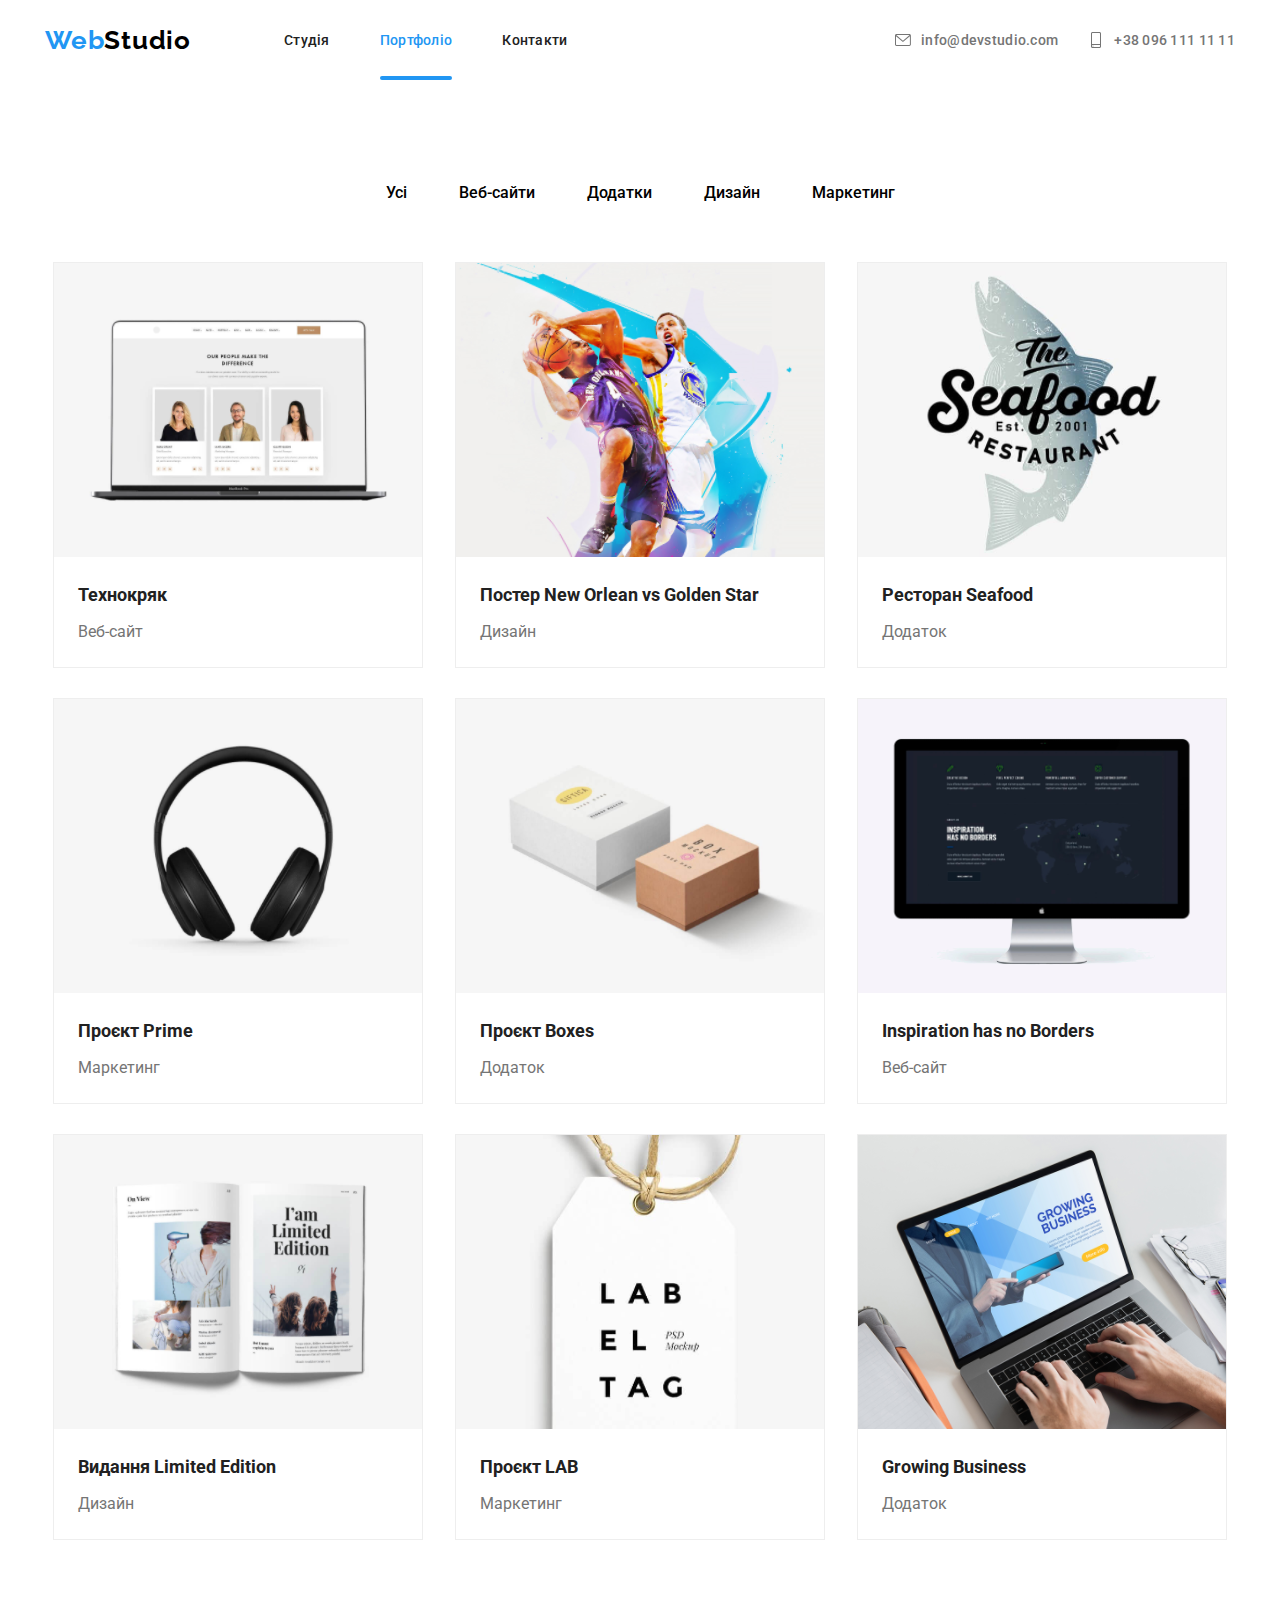
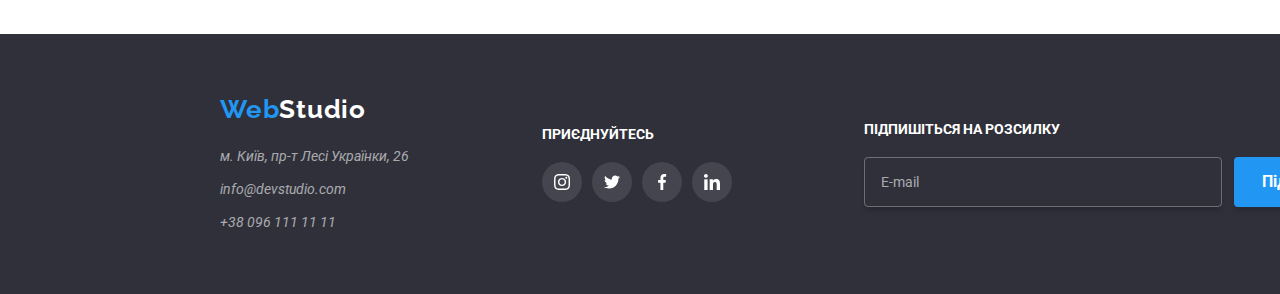
<file: portfolio.html>
<!DOCTYPE html>
<html lang="en">
<head>
    <meta charset="UTF-8">
    <meta name="viewport" content="width=device-width, initial-scale=1.0">
    <link rel="preconnect" href="https://fonts.googleapis.com">
    <link rel="preconnect" href="https://fonts.gstatic.com" crossorigin>
    <link href="https://fonts.googleapis.com/css2?family=Raleway:wght@700&family=Roboto:wght@400;500;900&display=swap" rel="stylesheet">
    <link rel="stylesheet" href="./src/portfolio/css/modern-normalize.css">
    <link rel="stylesheet" href="./src/portfolio/css/style.css">
    <title>Web Studio</title>
</head>
<body>
    <header class="header">
        <div class="header__inner container">
            <nav class="menu">
                <a class="logo" href="#"><span class="logo logo--blue">Web</span>Studio</a>
                <ul class="menu__list">
                    <li class="menu__item">
                        <a class="menu__link" href="./index.html">Студія</a>
                    </li>
                    <li class="menu__item menu__item--main">
                        <a class="menu__link" href="#">Портфоліо</a>
                    </li>
                    <li class="menu__item">
                        <a class="menu__link" href="#">Контакти</a>
                    </li>
                </ul>
            </nav>
            <address class="contact">
                <a class="contact__link" href="mailto:info@devstudio.com"> 
                    <svg version="1.1" xmlns="http://www.w3.org/2000/svg" width="16" height="12" viewBox="0 0 43 32">
                        <title>envelope</title>
                        <path d="M38.667 0h-34.667c-2.206 0-4 1.794-4 4v24c0 2.206 1.794 4 4 4h34.667c2.206 0 4-1.794 4-4v-24c0-2.206-1.794-4-4-4zM38.667 2.667c0.181 0 0.353 0.038 0.511 0.103l-17.844 15.466-17.844-15.466c0.158-0.066 0.33-0.103 0.511-0.103h34.667zM38.667 29.333h-34.667c-0.736 0-1.333-0.598-1.333-1.333v-22.413l17.793 15.421c0.251 0.217 0.563 0.326 0.874 0.326s0.622-0.108 0.874-0.326l17.793-15.421v22.413c0 0.736-0.598 1.333-1.333 1.333z"></path>
                    </svg>
                    info@devstudio.com
                </a>
                <a class="contact__link" href="tel:+380961111111"> 
                    <svg version="1.1" xmlns="http://www.w3.org/2000/svg" width="16" height="16" viewBox="0 0 16 16">
                        <title>smartphone</title>
                        <path d="M11.5 0h-7c-0.827 0-1.5 0.673-1.5 1.5v13c0 0.827 0.673 1.5 1.5 1.5h7c0.827 0 1.5-0.673 1.5-1.5v-13c0-0.827-0.673-1.5-1.5-1.5zM4.5 1h7c0.276 0 0.5 0.224 0.5 0.5v10.5h-8v-10.5c0-0.276 0.224-0.5 0.5-0.5zM11.5 15h-7c-0.276 0-0.5-0.224-0.5-0.5v-1.5h8v1.5c0 0.276-0.224 0.5-0.5 0.5z"></path>
                        <path d="M5.354 13.739c0.195 0.182 0.195 0.478 0 0.66s-0.512 0.182-0.707 0c-0.195-0.182-0.195-0.478 0-0.66s0.512-0.182 0.707 0z"></path>  
                    </svg>
                    +38 096 111 11 11
                </a>
            </address>
        </div>
    </header>
    <main class="main">
        <section class="goods">
            <div class="goods__inner-wrapper container">
                <nav class="filter">
                    <ul class="filter__list">
                        <li class="filter__item">
                            <a class="filter__link" href="#">Усі</a>
                        </li>
                        <li class="filter__item">
                            <a class="filter__link" href="#">Веб-сайти</a>
                        </li>
                        <li class="filter__item">
                            <a class="filter__link" href="#">Додатки</a>
                        </li>
                        <li class="filter__item">
                            <a class="filter__link" href="#">Дизайн</a>
                        </li>
                        <li class="filter__item">
                            <a class="filter__link" href="#">Маркетинг</a>
                        </li>
                    </ul>
                </nav>
                <div class="goods__content">
                    <div class="goods__project-item">
                        <img class="goods__project-image" src="./src/portfolio/img/goods/img1.png" alt="Технокряк">
                        <h5 class="goods__project-name">Технокряк</h5>
                        <p class="goods__project-category">Веб-сайт</p>
                    </div>
                    <div class="goods__project-item">
                        <img class="goods__project-image" src="./src/portfolio/img/goods/img2.png" alt="Постер New Orlean vs Golden Star">
                        <h5 class="goods__project-name">Постер New Orlean vs Golden Star</h5>
                        <p class="goods__project-category">Дизайн</p>
                    </div>
                    <div class="goods__project-item">
                        <img class="goods__project-image" src="./src/portfolio/img/goods/img3.png" alt="Ресторан Seafood">
                        <h5 class="goods__project-name">Ресторан Seafood</h5>
                        <p class="goods__project-category">Додаток</p>
                    </div>
                    <div class="goods__project-item">
                        <img class="goods__project-image" src="./src/portfolio/img/goods/img4.png" alt="Проєкт Prime">
                        <h5 class="goods__project-name">Проєкт Prime</h5>
                        <p class="goods__project-category">Маркетинг</p>
                    </div>
                    <div class="goods__project-item">
                        <img class="goods__project-image" src="./src/portfolio/img/goods/img5.png" alt="Проєкт Boxes">
                        <h5 class="goods__project-name">Проєкт Boxes</h5>
                        <p class="goods__project-category">Додаток</p>
                    </div>
                    <div class="goods__project-item">
                        <img class="goods__project-image" src="./src/portfolio/img/goods/img6.png" alt="Inspiration has no Borders">
                        <h5 class="goods__project-name">Inspiration has no Borders</h5>
                        <p class="goods__project-category">Веб-сайт</p>
                    </div>
                    <div class="goods__project-item">
                        <img class="goods__project-image" src="./src/portfolio/img/goods/img7.png" alt="Видання Limited Edition">
                        <h5 class="goods__project-name">Видання Limited Edition</h5>
                        <p class="goods__project-category">Дизайн</p>
                    </div>
                    <div class="goods__project-item">
                        <img class="goods__project-image" src="./src/portfolio/img/goods/img8.png" alt="Проєкт LAB">
                        <h5 class="goods__project-name">Проєкт LAB</h5>
                        <p class="goods__project-category">Маркетинг</p>
                    </div>
                    <div class="goods__project-item">
                        <img class="goods__project-image" src="./src/portfolio/img/goods/img9.png" alt="Growing Business">
                        <h5 class="goods__project-name">Growing Business</h5>
                        <p class="goods__project-category">Додаток</p>
                    </div>
                </div>
            </div>
        </section>
    </main>
    <footer class="footer">
        <div class="footer__inner container">
            <div class="footer__info-box">
                <a class="logo logo--white" href="#"><span class="logo logo--blue">Web</span>Studio</a>
                <address class="contact">
                    <a class="contact__link" href="mailto:info@devstudio.com"> 
                        м. Київ, пр-т Лесі Українки, 26
                    </a>
                    <a class="contact__link" href="mailto:info@devstudio.com"> 
                        info@devstudio.com
                    </a>
                    <a class="contact__link" href="tel:+380961111111"> 
                        +38 096 111 11 11
                    </a>
                </address>
            </div>
            <div class="social-links">
                <h2 class="social-links__title">приєднуйтесь</h2>
                <ul class="social-links__list">
                    <li class="social-links__item">
                        <a class="social-links__link" href="#">
                            <svg version="1.1" xmlns="http://www.w3.org/2000/svg" width="16" height="16" viewBox="0 0 16 16">
                                <title>instagram</title>
                                <path d="M15.984 4.704c-0.037-0.85-0.175-1.435-0.372-1.941-0.203-0.538-0.516-1.019-0.925-1.419-0.4-0.406-0.885-0.722-1.416-0.922-0.509-0.197-1.091-0.334-1.941-0.372-0.856-0.041-1.128-0.050-3.301-0.050s-2.444 0.009-3.298 0.047c-0.85 0.037-1.435 0.175-1.941 0.372-0.538 0.203-1.019 0.516-1.419 0.925-0.406 0.4-0.722 0.885-0.922 1.416-0.197 0.51-0.334 1.091-0.372 1.941-0.041 0.856-0.050 1.128-0.050 3.301s0.009 2.444 0.047 3.298c0.037 0.85 0.175 1.435 0.372 1.941 0.203 0.538 0.519 1.019 0.925 1.419 0.4 0.406 0.885 0.722 1.416 0.922 0.51 0.197 1.091 0.334 1.941 0.372 0.853 0.038 1.125 0.047 3.298 0.047s2.444-0.009 3.298-0.047c0.85-0.037 1.435-0.175 1.941-0.372 1.075-0.416 1.925-1.266 2.341-2.341 0.197-0.51 0.334-1.091 0.372-1.941 0.037-0.853 0.047-1.125 0.047-3.298s-0.003-2.444-0.041-3.298zM14.544 11.237c-0.034 0.781-0.166 1.203-0.275 1.485-0.269 0.697-0.822 1.25-1.519 1.519-0.281 0.109-0.706 0.241-1.485 0.275-0.844 0.038-1.097 0.047-3.232 0.047s-2.391-0.009-3.232-0.047c-0.781-0.034-1.203-0.166-1.485-0.275-0.347-0.128-0.663-0.331-0.919-0.597-0.266-0.259-0.469-0.572-0.597-0.919-0.109-0.281-0.241-0.706-0.275-1.485-0.038-0.844-0.047-1.097-0.047-3.232s0.009-2.391 0.047-3.232c0.034-0.781 0.166-1.203 0.275-1.485 0.128-0.347 0.331-0.663 0.6-0.919 0.259-0.266 0.572-0.469 0.919-0.597 0.281-0.109 0.706-0.241 1.485-0.275 0.844-0.037 1.097-0.047 3.232-0.047 2.138 0 2.391 0.009 3.232 0.047 0.781 0.034 1.203 0.166 1.485 0.275 0.347 0.128 0.663 0.331 0.919 0.597 0.266 0.259 0.469 0.572 0.597 0.919 0.109 0.281 0.241 0.706 0.275 1.485 0.038 0.844 0.047 1.097 0.047 3.232s-0.009 2.385-0.047 3.229z"></path>
                                <path d="M8.030 3.891c-2.269 0-4.11 1.841-4.11 4.11s1.841 4.11 4.11 4.11c2.269 0 4.11-1.841 4.11-4.11s-1.841-4.11-4.11-4.11zM8.030 10.668c-1.472 0-2.666-1.194-2.666-2.666s1.194-2.666 2.666-2.666c1.472 0 2.666 1.194 2.666 2.666s-1.194 2.666-2.666 2.666z"></path>
                                <path d="M13.262 3.729c0 0.53-0.43 0.96-0.96 0.96s-0.96-0.43-0.96-0.96c0-0.53 0.43-0.96 0.96-0.96s0.96 0.43 0.96 0.96z"></path>
                            </svg>
                        </a>
                    </li>
                    <li class="social-links__item">
                        <a class="social-links__link" href="#">
                            <svg version="1.1" xmlns="http://www.w3.org/2000/svg" width="16" height="16" viewBox="0 0 16 16">
                                <title>twitter</title>
                                <path d="M16 3.039c-0.595 0.261-1.229 0.434-1.89 0.518 0.68-0.406 1.199-1.044 1.443-1.813-0.634 0.378-1.334 0.645-2.080 0.794-0.602-0.641-1.46-1.038-2.396-1.038-1.816 0-3.278 1.474-3.278 3.281 0 0.26 0.022 0.51 0.076 0.748-2.727-0.133-5.14-1.44-6.761-3.431-0.283 0.491-0.449 1.053-0.449 1.658 0 1.136 0.585 2.143 1.457 2.726-0.527-0.010-1.044-0.163-1.482-0.404 0 0.010 0 0.023 0 0.036 0 1.594 1.137 2.918 2.628 3.223-0.267 0.073-0.558 0.108-0.86 0.108-0.21 0-0.422-0.012-0.621-0.056 0.425 1.299 1.631 2.254 3.065 2.285-1.116 0.873-2.533 1.399-4.067 1.399-0.269 0-0.527-0.012-0.785-0.045 1.453 0.937 3.175 1.472 5.032 1.472 6.036 0 9.336-5 9.336-9.334 0-0.145-0.005-0.285-0.012-0.424 0.651-0.462 1.198-1.039 1.644-1.703z"></path>
                            </svg>
                        </a>
                    </li>
                    <li class="social-links__item">
                        <a class="social-links__link" href="#">
                            <svg version="1.1" xmlns="http://www.w3.org/2000/svg" width="16" height="16" viewBox="0 0 16 16">
                                <title>facebook</title>
                                <path d="M10.665 2.657h1.461v-2.544c-0.252-0.035-1.119-0.113-2.128-0.113-2.106 0-3.549 1.325-3.549 3.759v2.241h-2.324v2.844h2.324v7.156h2.849v-7.155h2.23l0.354-2.844h-2.585v-1.959c0.001-0.822 0.222-1.385 1.367-1.385z"></path>
                            </svg>
                        </a>
                    </li>
                    <li class="social-links__item">
                        <a class="social-links__link" href="#">
                            <svg version="1.1" xmlns="http://www.w3.org/2000/svg" width="16" height="16" viewBox="0 0 16 16">
                                <title>linkedin</title>
                                <path d="M15.996 16v-0.001h0.004v-5.868c0-2.871-0.618-5.082-3.974-5.082-1.613 0-2.696 0.885-3.138 1.725h-0.047v-1.457h-3.182v10.682h3.313v-5.289c0-1.393 0.264-2.739 1.989-2.739 1.699 0 1.725 1.589 1.725 2.829v5.201h3.31z"></path>
                                <path d="M0.264 5.318h3.317v10.682h-3.317v-10.682z"></path>
                                <path d="M1.921 0c-1.061 0-1.921 0.861-1.921 1.921s0.861 1.939 1.921 1.939c1.061 0 1.921-0.879 1.921-1.939s-0.861-1.921-1.921-1.921v0z"></path>
                            </svg>
                        </a>
                    </li>
                </ul>
            </div>
            <form class="form">
                <legend class="form__title">Підпишіться на розсилку</legend>
                <label class="form__item-box" for="form__input">
                    <input class="form__input" type="text" placeholder="E-mail">
                    <button class="form__btn" type="submit">
                        Підписатися
                        <svg version="1.1" xmlns="http://www.w3.org/2000/svg" width="16" height="16" viewBox="0 0 16 16">
                            <title>iconSend</title>
                            <path d="M16 0l-16 9 5.113 1.894 7.887-7.394-5.999 8.093 0.005 0.002-0.006-0.002v4.407l2.868-3.345 3.633 1.345 2.5-14z"></path>
                        </svg>
                    </button>
                </label>
            </form>
        </div>
    </footer>
</body>
</html>
</file>
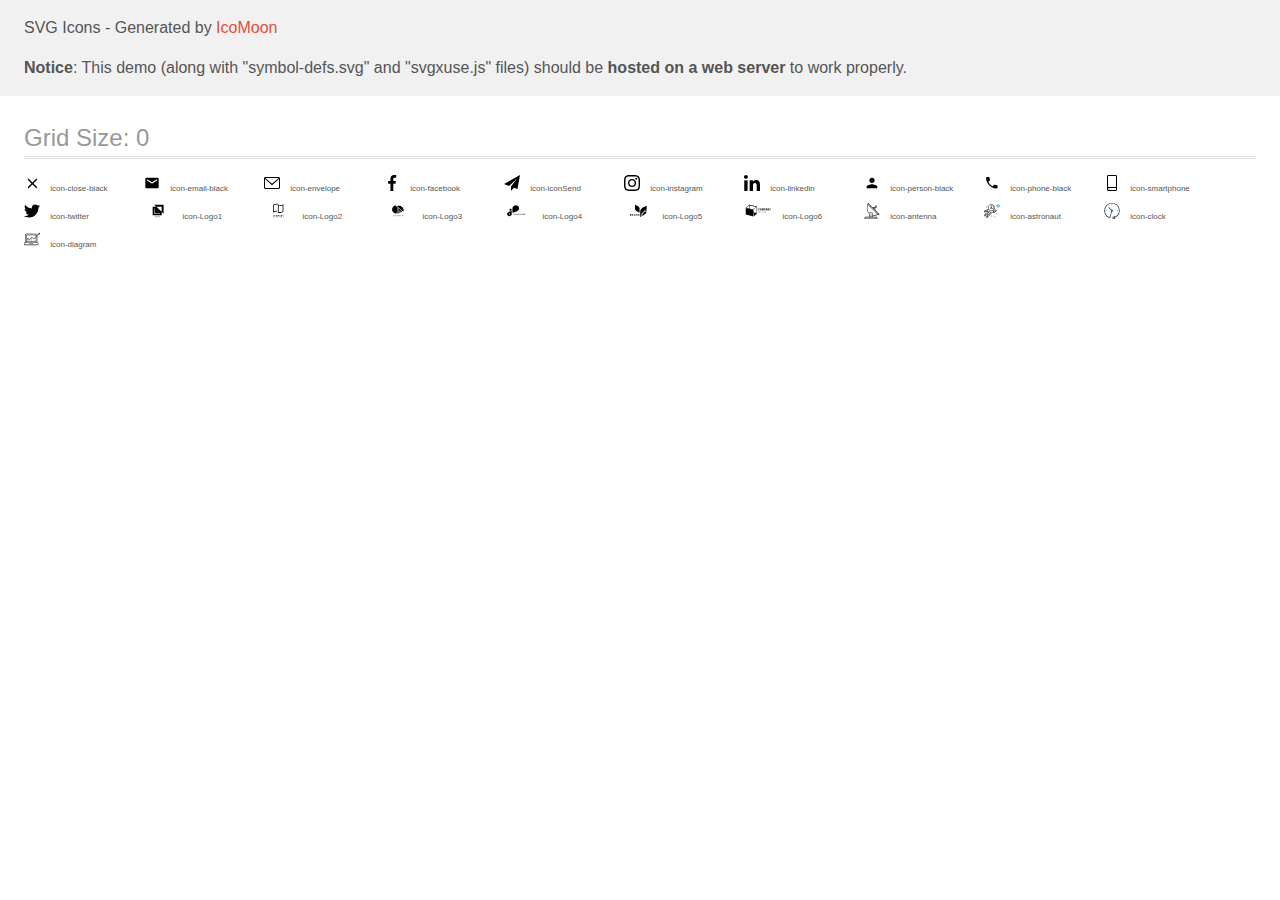
<file: src/home/icomoon/demo-external-svg.html>
<!doctype html>
<html>
<head>
    <title>IcoMoon - SVG Icons</title>
    <meta charset="utf-8">
    <meta name="viewport" content="width=device-width, initial-scale=1">
    <link rel="stylesheet" href="demo-files/demo.css">
    <link rel="stylesheet" href="style.css">
</head>
<body>
<header class="bgc1 clearfix">
<div class="mhl">
    <p>SVG Icons - Generated by <a href="https://icomoon.io/app">IcoMoon</a></p><p><strong>Notice</strong>: This demo (along with "symbol-defs.svg" and "svgxuse.js" files) should be <b>hosted on a web server</b> to work properly.</p>
</div>
</header>
    <div class="clearfix mhl ptl">
        <h1 class="mvm mtn fgc1">Grid Size: 0</h1>
        <div class="glyph fs1">
            <div class="clearfix pbs">
                <svg class="icon icon-close-black"><use xlink:href="symbol-defs.svg#icon-close-black"></use></svg><span class="name"> icon-close-black</span>
            </div>
        </div>
        <div class="glyph fs1">
            <div class="clearfix pbs">
                <svg class="icon icon-email-black"><use xlink:href="symbol-defs.svg#icon-email-black"></use></svg><span class="name"> icon-email-black</span>
            </div>
        </div>
        <div class="glyph fs1">
            <div class="clearfix pbs">
                <svg class="icon icon-envelope"><use xlink:href="symbol-defs.svg#icon-envelope"></use></svg><span class="name"> icon-envelope</span>
            </div>
        </div>
        <div class="glyph fs1">
            <div class="clearfix pbs">
                <svg class="icon icon-facebook"><use xlink:href="symbol-defs.svg#icon-facebook"></use></svg><span class="name"> icon-facebook</span>
            </div>
        </div>
        <div class="glyph fs1">
            <div class="clearfix pbs">
                <svg class="icon icon-iconSend"><use xlink:href="symbol-defs.svg#icon-iconSend"></use></svg><span class="name"> icon-iconSend</span>
            </div>
        </div>
        <div class="glyph fs1">
            <div class="clearfix pbs">
                <svg class="icon icon-instagram"><use xlink:href="symbol-defs.svg#icon-instagram"></use></svg><span class="name"> icon-instagram</span>
            </div>
        </div>
        <div class="glyph fs1">
            <div class="clearfix pbs">
                <svg class="icon icon-linkedin"><use xlink:href="symbol-defs.svg#icon-linkedin"></use></svg><span class="name"> icon-linkedin</span>
            </div>
        </div>
        <div class="glyph fs1">
            <div class="clearfix pbs">
                <svg class="icon icon-person-black"><use xlink:href="symbol-defs.svg#icon-person-black"></use></svg><span class="name"> icon-person-black</span>
            </div>
        </div>
        <div class="glyph fs1">
            <div class="clearfix pbs">
                <svg class="icon icon-phone-black"><use xlink:href="symbol-defs.svg#icon-phone-black"></use></svg><span class="name"> icon-phone-black</span>
            </div>
        </div>
        <div class="glyph fs1">
            <div class="clearfix pbs">
                <svg class="icon icon-smartphone"><use xlink:href="symbol-defs.svg#icon-smartphone"></use></svg><span class="name"> icon-smartphone</span>
            </div>
        </div>
        <div class="glyph fs1">
            <div class="clearfix pbs">
                <svg class="icon icon-twitter"><use xlink:href="symbol-defs.svg#icon-twitter"></use></svg><span class="name"> icon-twitter</span>
            </div>
        </div>
        <div class="glyph fs1">
            <div class="clearfix pbs">
                <svg class="icon icon-Logo1"><use xlink:href="symbol-defs.svg#icon-Logo1"></use></svg><span class="name"> icon-Logo1</span>
            </div>
        </div>
        <div class="glyph fs1">
            <div class="clearfix pbs">
                <svg class="icon icon-Logo2"><use xlink:href="symbol-defs.svg#icon-Logo2"></use></svg><span class="name"> icon-Logo2</span>
            </div>
        </div>
        <div class="glyph fs1">
            <div class="clearfix pbs">
                <svg class="icon icon-Logo3"><use xlink:href="symbol-defs.svg#icon-Logo3"></use></svg><span class="name"> icon-Logo3</span>
            </div>
        </div>
        <div class="glyph fs1">
            <div class="clearfix pbs">
                <svg class="icon icon-Logo4"><use xlink:href="symbol-defs.svg#icon-Logo4"></use></svg><span class="name"> icon-Logo4</span>
            </div>
        </div>
        <div class="glyph fs1">
            <div class="clearfix pbs">
                <svg class="icon icon-Logo5"><use xlink:href="symbol-defs.svg#icon-Logo5"></use></svg><span class="name"> icon-Logo5</span>
            </div>
        </div>
        <div class="glyph fs1">
            <div class="clearfix pbs">
                <svg class="icon icon-Logo6"><use xlink:href="symbol-defs.svg#icon-Logo6"></use></svg><span class="name"> icon-Logo6</span>
            </div>
        </div>
        <div class="glyph fs1">
            <div class="clearfix pbs">
                <svg class="icon icon-antenna"><use xlink:href="symbol-defs.svg#icon-antenna"></use></svg><span class="name"> icon-antenna</span>
            </div>
        </div>
        <div class="glyph fs1">
            <div class="clearfix pbs">
                <svg class="icon icon-astronaut"><use xlink:href="symbol-defs.svg#icon-astronaut"></use></svg><span class="name"> icon-astronaut</span>
            </div>
        </div>
        <div class="glyph fs1">
            <div class="clearfix pbs">
                <svg class="icon icon-clock"><use xlink:href="symbol-defs.svg#icon-clock"></use></svg><span class="name"> icon-clock</span>
            </div>
        </div>
        <div class="glyph fs1">
            <div class="clearfix pbs">
                <svg class="icon icon-diagram"><use xlink:href="symbol-defs.svg#icon-diagram"></use></svg><span class="name"> icon-diagram</span>
            </div>
        </div>
  </div>
<script defer src="svgxuse.js"></script>
</body>
</html>
</file>
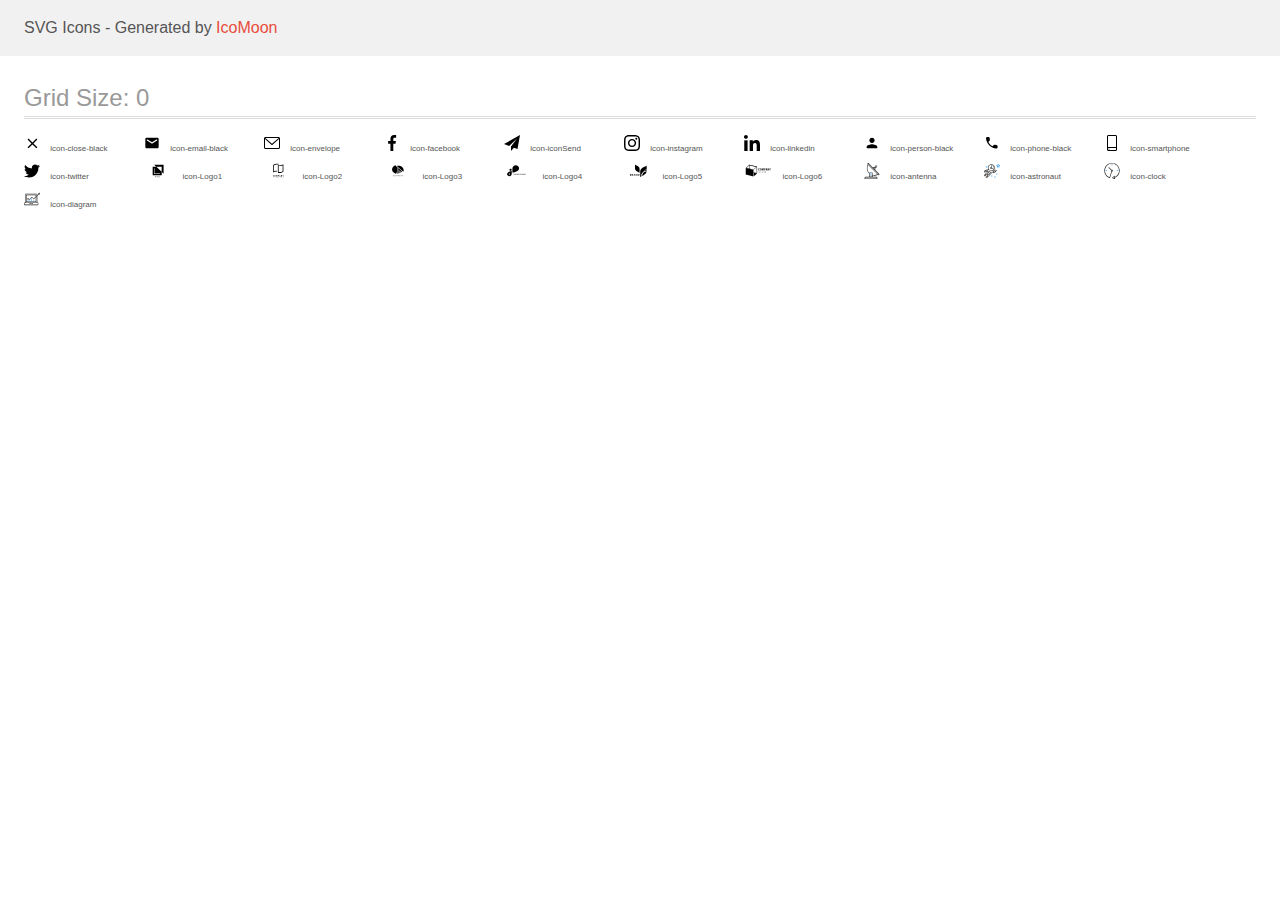
<file: src/home/icomoon/demo.html>
<!doctype html>
<html>
<head>
    <title>IcoMoon - SVG Icons</title>
    <meta charset="utf-8">
    <meta name="viewport" content="width=device-width, initial-scale=1">
    <link rel="stylesheet" href="demo-files/demo.css">
    <link rel="stylesheet" href="style.css">
</head>
<body>
<svg aria-hidden="true" style="position: absolute; width: 0; height: 0; overflow: hidden;" version="1.1" xmlns="http://www.w3.org/2000/svg" xmlns:xlink="http://www.w3.org/1999/xlink">
<defs>
<symbol id="icon-close-black" viewBox="0 0 16 16">
<path d="M13.333 4.54l-0.985-0.985-3.904 3.904-3.904-3.904-0.985 0.985 3.904 3.904-3.904 3.904 0.985 0.985 3.904-3.904 3.904 3.904 0.985-0.985-3.904-3.904 3.904-3.904z"></path>
</symbol>
<symbol id="icon-email-black" viewBox="0 0 16 16">
<path d="M13.333 2.667h-10.667c-0.733 0-1.327 0.6-1.327 1.333l-0.007 8c0 0.733 0.6 1.333 1.333 1.333h10.667c0.733 0 1.333-0.6 1.333-1.333v-8c0-0.733-0.6-1.333-1.333-1.333zM13.067 5.5l-4.713 2.947c-0.213 0.133-0.493 0.133-0.707 0l-4.713-2.947c-0.167-0.107-0.267-0.287-0.267-0.48 0-0.447 0.487-0.713 0.867-0.48l4.467 2.793 4.467-2.793c0.38-0.233 0.867 0.033 0.867 0.48 0 0.193-0.1 0.373-0.267 0.48z"></path>
</symbol>
<symbol id="icon-envelope" viewBox="0 0 16 16">
<path d="M14.5 2h-13c-0.827 0-1.5 0.673-1.5 1.5v9c0 0.827 0.673 1.5 1.5 1.5h13c0.827 0 1.5-0.673 1.5-1.5v-9c0-0.827-0.673-1.5-1.5-1.5zM14.5 3c0.068 0 0.133 0.014 0.192 0.039l-6.692 5.8-6.692-5.8c0.059-0.025 0.124-0.039 0.192-0.039h13zM14.5 13h-13c-0.276 0-0.5-0.224-0.5-0.5v-8.405l6.672 5.783c0.094 0.082 0.211 0.122 0.328 0.122s0.233-0.041 0.328-0.122l6.672-5.783v8.405c0 0.276-0.224 0.5-0.5 0.5z"></path>
</symbol>
<symbol id="icon-facebook" viewBox="0 0 16 16">
<path d="M10.665 2.657h1.461v-2.544c-0.252-0.035-1.119-0.113-2.128-0.113-2.106 0-3.549 1.325-3.549 3.759v2.241h-2.324v2.844h2.324v7.156h2.849v-7.155h2.23l0.354-2.844h-2.585v-1.959c0.001-0.822 0.222-1.385 1.367-1.385z"></path>
</symbol>
<symbol id="icon-iconSend" viewBox="0 0 16 16">
<path d="M16 0l-16 9 5.113 1.894 7.887-7.394-5.999 8.093 0.005 0.002-0.006-0.002v4.407l2.868-3.345 3.633 1.345 2.5-14z"></path>
</symbol>
<symbol id="icon-instagram" viewBox="0 0 16 16">
<path d="M15.984 4.704c-0.037-0.85-0.175-1.435-0.372-1.941-0.203-0.538-0.516-1.019-0.925-1.419-0.4-0.406-0.885-0.722-1.416-0.922-0.509-0.197-1.091-0.334-1.941-0.372-0.856-0.041-1.128-0.050-3.301-0.050s-2.444 0.009-3.298 0.047c-0.85 0.037-1.435 0.175-1.941 0.372-0.538 0.203-1.019 0.516-1.419 0.925-0.406 0.4-0.722 0.885-0.922 1.416-0.197 0.51-0.334 1.091-0.372 1.941-0.041 0.856-0.050 1.128-0.050 3.301s0.009 2.444 0.047 3.298c0.037 0.85 0.175 1.435 0.372 1.941 0.203 0.538 0.519 1.019 0.925 1.419 0.4 0.406 0.885 0.722 1.416 0.922 0.51 0.197 1.091 0.334 1.941 0.372 0.853 0.038 1.125 0.047 3.298 0.047s2.444-0.009 3.298-0.047c0.85-0.037 1.435-0.175 1.941-0.372 1.075-0.416 1.925-1.266 2.341-2.341 0.197-0.51 0.334-1.091 0.372-1.941 0.037-0.853 0.047-1.125 0.047-3.298s-0.003-2.444-0.041-3.298zM14.544 11.237c-0.034 0.781-0.166 1.203-0.275 1.485-0.269 0.697-0.822 1.25-1.519 1.519-0.281 0.109-0.706 0.241-1.485 0.275-0.844 0.038-1.097 0.047-3.232 0.047s-2.391-0.009-3.232-0.047c-0.781-0.034-1.203-0.166-1.485-0.275-0.347-0.128-0.663-0.331-0.919-0.597-0.266-0.259-0.469-0.572-0.597-0.919-0.109-0.281-0.241-0.706-0.275-1.485-0.038-0.844-0.047-1.097-0.047-3.232s0.009-2.391 0.047-3.232c0.034-0.781 0.166-1.203 0.275-1.485 0.128-0.347 0.331-0.663 0.6-0.919 0.259-0.266 0.572-0.469 0.919-0.597 0.281-0.109 0.706-0.241 1.485-0.275 0.844-0.037 1.097-0.047 3.232-0.047 2.138 0 2.391 0.009 3.232 0.047 0.781 0.034 1.203 0.166 1.485 0.275 0.347 0.128 0.663 0.331 0.919 0.597 0.266 0.259 0.469 0.572 0.597 0.919 0.109 0.281 0.241 0.706 0.275 1.485 0.038 0.844 0.047 1.097 0.047 3.232s-0.009 2.385-0.047 3.229z"></path>
<path d="M8.030 3.891c-2.269 0-4.11 1.841-4.11 4.11s1.841 4.11 4.11 4.11c2.269 0 4.11-1.841 4.11-4.11s-1.841-4.11-4.11-4.11zM8.030 10.668c-1.472 0-2.666-1.194-2.666-2.666s1.194-2.666 2.666-2.666c1.472 0 2.666 1.194 2.666 2.666s-1.194 2.666-2.666 2.666z"></path>
<path d="M13.262 3.729c0 0.53-0.43 0.96-0.96 0.96s-0.96-0.43-0.96-0.96c0-0.53 0.43-0.96 0.96-0.96s0.96 0.43 0.96 0.96z"></path>
</symbol>
<symbol id="icon-linkedin" viewBox="0 0 16 16">
<path d="M15.996 16v-0.001h0.004v-5.868c0-2.871-0.618-5.082-3.974-5.082-1.613 0-2.696 0.885-3.138 1.725h-0.047v-1.457h-3.182v10.682h3.313v-5.289c0-1.393 0.264-2.739 1.989-2.739 1.699 0 1.725 1.589 1.725 2.829v5.201h3.31z"></path>
<path d="M0.264 5.318h3.317v10.682h-3.317v-10.682z"></path>
<path d="M1.921 0c-1.061 0-1.921 0.861-1.921 1.921s0.861 1.939 1.921 1.939c1.061 0 1.921-0.879 1.921-1.939s-0.861-1.921-1.921-1.921v0z"></path>
</symbol>
<symbol id="icon-person-black" viewBox="0 0 16 16">
<path d="M8 8c1.473 0 2.667-1.193 2.667-2.667s-1.193-2.667-2.667-2.667c-1.473 0-2.667 1.193-2.667 2.667s1.193 2.667 2.667 2.667zM8 9.333c-1.78 0-5.333 0.893-5.333 2.667v0.667c0 0.367 0.3 0.667 0.667 0.667h9.333c0.367 0 0.667-0.3 0.667-0.667v-0.667c0-1.773-3.553-2.667-5.333-2.667z"></path>
</symbol>
<symbol id="icon-phone-black" viewBox="0 0 16 16">
<path d="M12.441 9.887l-1.634-0.186c-0.392-0.045-0.778 0.090-1.055 0.367l-1.184 1.184c-1.82-0.926-3.313-2.412-4.239-4.239l1.19-1.19c0.277-0.277 0.412-0.663 0.367-1.055l-0.187-1.621c-0.077-0.65-0.624-1.139-1.28-1.139h-1.113c-0.727 0-1.332 0.605-1.287 1.332 0.341 5.494 4.734 9.881 10.222 10.222 0.727 0.045 1.332-0.56 1.332-1.286v-1.113c0.006-0.65-0.482-1.196-1.132-1.274z"></path>
</symbol>
<symbol id="icon-smartphone" viewBox="0 0 16 16">
<path d="M11.5 0h-7c-0.827 0-1.5 0.673-1.5 1.5v13c0 0.827 0.673 1.5 1.5 1.5h7c0.827 0 1.5-0.673 1.5-1.5v-13c0-0.827-0.673-1.5-1.5-1.5zM4.5 1h7c0.276 0 0.5 0.224 0.5 0.5v10.5h-8v-10.5c0-0.276 0.224-0.5 0.5-0.5zM11.5 15h-7c-0.276 0-0.5-0.224-0.5-0.5v-1.5h8v1.5c0 0.276-0.224 0.5-0.5 0.5z"></path>
<path d="M5.354 13.739c0.195 0.182 0.195 0.478 0 0.66s-0.512 0.182-0.707 0c-0.195-0.182-0.195-0.478 0-0.66s0.512-0.182 0.707 0z"></path>
</symbol>
<symbol id="icon-twitter" viewBox="0 0 16 16">
<path d="M16 3.039c-0.595 0.261-1.229 0.434-1.89 0.518 0.68-0.406 1.199-1.044 1.443-1.813-0.634 0.378-1.334 0.645-2.080 0.794-0.602-0.641-1.46-1.038-2.396-1.038-1.816 0-3.278 1.474-3.278 3.281 0 0.26 0.022 0.51 0.076 0.748-2.727-0.133-5.14-1.44-6.761-3.431-0.283 0.491-0.449 1.053-0.449 1.658 0 1.136 0.585 2.143 1.457 2.726-0.527-0.010-1.044-0.163-1.482-0.404 0 0.010 0 0.023 0 0.036 0 1.594 1.137 2.918 2.628 3.223-0.267 0.073-0.558 0.108-0.86 0.108-0.21 0-0.422-0.012-0.621-0.056 0.425 1.299 1.631 2.254 3.065 2.285-1.116 0.873-2.533 1.399-4.067 1.399-0.269 0-0.527-0.012-0.785-0.045 1.453 0.937 3.175 1.472 5.032 1.472 6.036 0 9.336-5 9.336-9.334 0-0.145-0.005-0.285-0.012-0.424 0.651-0.462 1.198-1.039 1.644-1.703z"></path>
</symbol>
<symbol id="icon-Logo1" viewBox="0 0 28 16">
<path d="M10.133 1.867l1.869 1.769-3.469-0.002v8.583h9.067v-3.282l1.867 1.767v-8.836h-9.333zM17.518 8.728l-5.299-5.016h5.299v5.016zM15.873 10.961h-5.905v-5.773h0.417v5.382h5.487v0.391zM11.362 13.36l-0.218 0.449-0.218-0.449h-0.183l0.318 0.599v0.349h0.165v-0.349l0.318-0.599h-0.182zM11.636 14.308l0.077-0.221h0.367l0.077 0.221h0.172l-0.359-0.948h-0.148l-0.358 0.948h0.171zM11.897 13.561l0.137 0.393h-0.275l0.137-0.393zM12.765 13.931c-0.024 0.036-0.036 0.077-0.036 0.12 0 0.080 0.028 0.145 0.084 0.195s0.132 0.074 0.225 0.074 0.174-0.025 0.242-0.076l0.053 0.063h0.184l-0.139-0.165c0.055-0.075 0.082-0.17 0.082-0.287h-0.137c0 0.064-0.013 0.122-0.040 0.174l-0.183-0.216 0.064-0.047c0.046-0.033 0.078-0.066 0.098-0.099s0.030-0.070 0.030-0.109c0-0.060-0.022-0.11-0.066-0.15s-0.1-0.061-0.169-0.061c-0.076 0-0.137 0.022-0.182 0.065s-0.068 0.102-0.068 0.176c0 0.030 0.007 0.062 0.021 0.094s0.041 0.072 0.077 0.118c-0.070 0.050-0.117 0.094-0.141 0.131zM13.193 14.141c-0.046 0.036-0.096 0.053-0.15 0.053-0.047 0-0.085-0.014-0.113-0.041s-0.042-0.063-0.042-0.107c0-0.051 0.026-0.096 0.078-0.135l0.020-0.014 0.207 0.244zM13.023 13.721c-0.045-0.055-0.067-0.101-0.067-0.137 0-0.032 0.009-0.058 0.027-0.079s0.043-0.031 0.074-0.031c0.029 0 0.052 0.009 0.071 0.027s0.028 0.038 0.028 0.063c0 0.037-0.013 0.068-0.040 0.092l-0.020 0.016-0.072 0.049zM14.566 14.236c0.065-0.057 0.102-0.136 0.112-0.237h-0.164c-0.009 0.068-0.029 0.116-0.062 0.145s-0.081 0.044-0.146 0.044c-0.071 0-0.125-0.027-0.161-0.081s-0.055-0.132-0.055-0.234v-0.084c0.001-0.101 0.020-0.178 0.059-0.23s0.094-0.079 0.165-0.079c0.062 0 0.108 0.015 0.14 0.046s0.052 0.079 0.060 0.147h0.164c-0.010-0.104-0.048-0.184-0.111-0.241s-0.148-0.085-0.253-0.085c-0.078 0-0.146 0.018-0.206 0.055s-0.104 0.089-0.136 0.158c-0.032 0.068-0.048 0.147-0.048 0.236v0.089c0.001 0.087 0.018 0.164 0.049 0.23s0.076 0.117 0.133 0.153c0.058 0.036 0.124 0.053 0.2 0.053 0.108 0 0.195-0.028 0.26-0.085zM15.534 14.103c0.032-0.070 0.048-0.152 0.048-0.245v-0.053c-0-0.092-0.017-0.173-0.050-0.243s-0.079-0.123-0.139-0.16c-0.059-0.037-0.128-0.056-0.205-0.056s-0.146 0.019-0.206 0.057c-0.059 0.037-0.106 0.091-0.139 0.162s-0.049 0.152-0.049 0.245v0.053c0 0.091 0.017 0.171 0.049 0.24s0.079 0.123 0.139 0.161c0.060 0.037 0.129 0.056 0.206 0.056s0.146-0.019 0.206-0.056c0.060-0.038 0.106-0.092 0.138-0.161zM15.358 13.567c0.040 0.056 0.060 0.136 0.060 0.242v0.049c0 0.107-0.020 0.188-0.059 0.243s-0.095 0.083-0.168 0.083c-0.072 0-0.128-0.028-0.169-0.085s-0.061-0.137-0.061-0.242v-0.055c0.001-0.102 0.021-0.181 0.061-0.236s0.096-0.084 0.167-0.084c0.073 0 0.129 0.028 0.169 0.084z"></path>
</symbol>
<symbol id="icon-Logo2" viewBox="0 0 28 16">
<path d="M13.364 1.583h-0.036c-0.056-0.003-0.112-0.005-0.168-0.006v0h-0.121c-0.106 0-0.214 0.003-0.321 0.008-0.008-0.001-0.016-0.001-0.024 0-0.972 0.055-1.924 0.298-2.804 0.715l-0.115 0.056v5.904l0.27-0.092c0.237-0.081 0.489-0.155 0.75-0.222 0.706-0.181 1.43-0.277 2.159-0.287v0.776c-0.096 0.001-0.19 0.003-0.284 0.008h-0.022c-0.561 0.031-1.117 0.116-1.661 0.255-0.689 0.173-1.354 0.432-1.979 0.771v-7.572c0.649-0.378 1.348-0.663 2.076-0.844 0.639-0.165 1.296-0.25 1.956-0.252h0.114c0.136 0.003 0.269 0.009 0.394 0.019 0.329 0.023 0.655 0.075 0.975 0.155v0.764c-0.311-0.072-0.626-0.12-0.944-0.142-0.006-0.001-0.013-0.001-0.019-0.002-0.066-0.006-0.132-0.011-0.193-0.011zM14.707 2.363c0.169 0.013 0.345 0.019 0.522 0.019 0.694-0.003 1.385-0.091 2.057-0.264 0.689-0.173 1.353-0.432 1.978-0.772v7.438c-0.649 0.378-1.348 0.662-2.076 0.844-0.639 0.164-1.296 0.249-1.956 0.252-0.5 0.004-0.999-0.055-1.484-0.175v-7.486c0.115 0.026 0.233 0.051 0.353 0.071 0.197 0.033 0.405 0.058 0.607 0.073zM18.493 2.421l-0.27 0.091c-0.248 0.083-0.499 0.158-0.75 0.224-0.733 0.188-1.486 0.285-2.242 0.288-0.176 0-0.338-0.005-0.494-0.015l-0.215-0.014v6.074l0.185 0.016c0.171 0.015 0.348 0.022 0.526 0.022 0.596-0.002 1.189-0.079 1.765-0.229 0.475-0.119 0.937-0.285 1.38-0.496l0.115-0.056v-5.906z"></path>
<path d="M9.53 12.057c-0.039-0.040-0.086-0.072-0.137-0.093s-0.107-0.031-0.163-0.029c-0.059-0.001-0.118 0.010-0.173 0.033-0.050 0.020-0.096 0.050-0.135 0.089s-0.068 0.085-0.087 0.136c-0.021 0.053-0.032 0.11-0.031 0.168v1.012c-0.002 0.071 0.011 0.142 0.040 0.207 0.024 0.052 0.058 0.098 0.101 0.136 0.040 0.034 0.088 0.059 0.139 0.072 0.049 0.014 0.1 0.021 0.151 0.021 0.056 0.001 0.112-0.011 0.163-0.035 0.051-0.022 0.096-0.054 0.135-0.094s0.068-0.085 0.088-0.136c0.022-0.051 0.033-0.106 0.032-0.161v-0.113h-0.264v0.090c0.001 0.031-0.004 0.061-0.016 0.090-0.009 0.022-0.022 0.041-0.038 0.057-0.016 0.013-0.035 0.023-0.055 0.029-0.018 0.006-0.037 0.009-0.055 0.009-0.024 0.003-0.048-0.001-0.069-0.010s-0.041-0.025-0.055-0.044c-0.025-0.041-0.037-0.088-0.035-0.136v-0.943c-0.002-0.052 0.009-0.104 0.032-0.151 0.014-0.021 0.033-0.038 0.056-0.049s0.048-0.015 0.073-0.012c0.023-0.001 0.045 0.004 0.066 0.014s0.038 0.025 0.052 0.043c0.030 0.039 0.045 0.087 0.044 0.136v0.087h0.262v-0.103c0.001-0.061-0.010-0.121-0.032-0.177-0.020-0.053-0.050-0.101-0.088-0.142z"></path>
<path d="M11.101 12.045c-0.084-0.071-0.191-0.111-0.301-0.111-0.054 0-0.107 0.010-0.158 0.028s-0.099 0.046-0.14 0.083c-0.044 0.039-0.079 0.088-0.103 0.142-0.027 0.062-0.040 0.129-0.038 0.196v0.97c-0.002 0.068 0.011 0.136 0.038 0.199 0.024 0.052 0.059 0.098 0.103 0.136 0.040 0.038 0.088 0.067 0.14 0.085 0.051 0.019 0.104 0.028 0.158 0.028s0.107-0.010 0.158-0.028c0.053-0.019 0.101-0.048 0.143-0.085s0.076-0.084 0.1-0.136c0.027-0.063 0.040-0.13 0.038-0.199v-0.97c0.001-0.067-0.012-0.134-0.038-0.196-0.024-0.053-0.057-0.102-0.1-0.142zM10.978 13.353c0.002 0.026-0.001 0.052-0.010 0.076s-0.024 0.046-0.042 0.064c-0.035 0.029-0.079 0.045-0.124 0.045s-0.090-0.016-0.124-0.045c-0.019-0.018-0.033-0.040-0.042-0.064s-0.013-0.050-0.010-0.076v-0.97c-0.002-0.026 0.001-0.052 0.010-0.076s0.024-0.046 0.042-0.064c0.035-0.029 0.079-0.045 0.124-0.045s0.090 0.016 0.124 0.045c0.019 0.018 0.033 0.040 0.042 0.064s0.013 0.050 0.010 0.076v0.97z"></path>
<path d="M13.165 13.787v-1.837h-0.254l-0.334 0.972h-0.005l-0.337-0.972h-0.252v1.837h0.262v-1.118h0.005l0.257 0.79h0.131l0.259-0.79h0.005v1.118h0.262z"></path>
<path d="M14.655 12.078c-0.040-0.045-0.091-0.080-0.148-0.1-0.061-0.020-0.126-0.030-0.19-0.028h-0.39v1.837h0.262v-0.717h0.135c0.082 0.004 0.163-0.014 0.236-0.050 0.060-0.033 0.109-0.082 0.144-0.14 0.030-0.049 0.051-0.103 0.060-0.16 0.010-0.069 0.015-0.139 0.014-0.209 0.003-0.088-0.006-0.176-0.026-0.262-0.017-0.064-0.051-0.122-0.096-0.169zM14.521 12.638c-0.001 0.033-0.009 0.066-0.024 0.096-0.015 0.028-0.039 0.051-0.067 0.064-0.039 0.017-0.081 0.025-0.123 0.023h-0.119v-0.625h0.135c0.041-0.002 0.081 0.006 0.118 0.023 0.027 0.016 0.049 0.039 0.061 0.068 0.014 0.032 0.022 0.067 0.023 0.102 0 0.039 0 0.079 0 0.122s0.003 0.087 0 0.126h-0.003z"></path>
<path d="M15.895 11.95h-0.215l-0.405 1.837h0.262l0.077-0.395h0.357l0.077 0.395h0.262l-0.415-1.837zM15.654 13.142l0.129-0.666h0.005l0.128 0.666h-0.262z"></path>
<path d="M17.587 13.056h-0.005l-0.395-1.107h-0.252v1.837h0.262v-1.105h0.005l0.4 1.105h0.246v-1.837h-0.262v1.107z"></path>
<path d="M19.186 11.95l-0.21 0.73h-0.005l-0.21-0.73h-0.277l0.36 1.061v0.776h0.262v-0.776l0.36-1.061h-0.277z"></path>
<path d="M8.8 14.305h0.126v0.354h0.086v-0.354h0.126v-0.073h-0.337v0.073z"></path>
<path d="M9.86 14.233l-0.165 0.427h0.091l0.035-0.097h0.17l0.036 0.097h0.093l-0.169-0.427h-0.091zM9.847 14.49l0.058-0.158 0.058 0.158h-0.116z"></path>
<path d="M10.909 14.502h0.098v0.055c-0.029 0.023-0.064 0.036-0.101 0.036-0.017 0.001-0.034-0.002-0.050-0.009s-0.030-0.018-0.040-0.031c-0.023-0.032-0.034-0.072-0.032-0.111 0-0.095 0.041-0.142 0.123-0.142 0.021-0.002 0.043 0.004 0.061 0.016s0.030 0.031 0.036 0.052l0.084-0.016c-0.018-0.083-0.078-0.125-0.181-0.125-0.055-0.001-0.108 0.018-0.149 0.055-0.021 0.021-0.038 0.047-0.049 0.075s-0.015 0.059-0.013 0.089c-0.002 0.058 0.017 0.116 0.055 0.16 0.021 0.022 0.046 0.038 0.074 0.049s0.058 0.015 0.088 0.013c0.067 0.002 0.132-0.022 0.181-0.068v-0.168h-0.185v0.072z"></path>
<path d="M11.979 14.233h-0.086v0.427h0.299v-0.073h-0.212v-0.354z"></path>
<path d="M12.885 14.233h-0.086v0.427h0.086v-0.427z"></path>
<path d="M13.77 14.517l-0.175-0.285h-0.084v0.427h0.080v-0.279l0.171 0.279h0.086v-0.427h-0.079v0.285z"></path>
<path d="M14.57 14.471h0.213v-0.073h-0.213v-0.094h0.229v-0.073h-0.315v0.427h0.324v-0.073h-0.237v-0.115z"></path>
<path d="M16.51 14.401h-0.168v-0.168h-0.086v0.427h0.086v-0.186h0.168v0.186h0.086v-0.427h-0.086v0.168z"></path>
<path d="M17.315 14.471h0.213v-0.073h-0.213v-0.094h0.229v-0.073h-0.315v0.427h0.323v-0.073h-0.237v-0.115z"></path>
<path d="M18.406 14.471c0.074-0.012 0.112-0.051 0.112-0.119 0.002-0.018-0.001-0.037-0.008-0.053s-0.019-0.031-0.034-0.042c-0.039-0.019-0.082-0.028-0.125-0.025h-0.181v0.427h0.086v-0.178h0.017c0.018-0.001 0.037 0.002 0.053 0.009 0.013 0.008 0.023 0.018 0.030 0.031l0.093 0.136h0.103l-0.052-0.083c-0.023-0.041-0.055-0.076-0.094-0.102zM18.32 14.412h-0.063v-0.107h0.067c0.029-0.002 0.059 0.001 0.087 0.010 0.006 0.006 0.011 0.012 0.014 0.020s0.005 0.016 0.004 0.024c-0 0.008-0.003 0.016-0.007 0.024s-0.009 0.014-0.016 0.019c-0.028 0.009-0.058 0.012-0.087 0.010z"></path>
<path d="M19.229 14.471h0.212v-0.073h-0.212v-0.094h0.229v-0.073h-0.316v0.427h0.324v-0.073h-0.237v-0.115z"></path>
</symbol>
<symbol id="icon-Logo3" viewBox="0 0 28 16">
<path d="M9.708 13.094c0.004 0 0.008 0.001 0.012 0.002s0.007 0.004 0.010 0.006l0.058 0.056c-0.045 0.045-0.101 0.081-0.164 0.106-0.073 0.027-0.152 0.040-0.232 0.038-0.075 0.001-0.149-0.011-0.218-0.035-0.062-0.023-0.118-0.057-0.164-0.1-0.047-0.045-0.083-0.097-0.106-0.154-0.025-0.064-0.038-0.13-0.037-0.198-0.001-0.068 0.013-0.135 0.040-0.198 0.025-0.057 0.064-0.11 0.113-0.154s0.109-0.078 0.175-0.1c0.072-0.024 0.148-0.036 0.225-0.035 0.071-0.002 0.142 0.009 0.209 0.032 0.058 0.022 0.11 0.052 0.156 0.089l-0.049 0.059c-0.003 0.004-0.008 0.008-0.012 0.011s-0.013 0.005-0.020 0.004c-0.008-0-0.015-0.003-0.021-0.006l-0.026-0.016-0.036-0.020c-0.016-0.008-0.032-0.014-0.049-0.020-0.022-0.007-0.044-0.012-0.066-0.016-0.029-0.005-0.058-0.007-0.087-0.006-0.055-0.001-0.11 0.008-0.161 0.027-0.048 0.017-0.091 0.042-0.127 0.075-0.036 0.034-0.064 0.075-0.082 0.119-0.020 0.050-0.031 0.103-0.030 0.157-0.001 0.054 0.009 0.108 0.030 0.159 0.018 0.044 0.045 0.084 0.081 0.118 0.033 0.032 0.075 0.057 0.121 0.073 0.047 0.017 0.098 0.026 0.15 0.025 0.030 0 0.059-0.001 0.089-0.005 0.048-0.005 0.094-0.020 0.134-0.042 0.020-0.012 0.040-0.025 0.057-0.039 0.007-0.006 0.017-0.010 0.028-0.010z"></path>
<path d="M11.388 12.814c0.001 0.067-0.012 0.134-0.039 0.196-0.024 0.057-0.061 0.109-0.11 0.153s-0.107 0.078-0.172 0.1c-0.142 0.047-0.3 0.047-0.442 0-0.064-0.023-0.123-0.057-0.171-0.1s-0.086-0.097-0.111-0.154c-0.052-0.127-0.052-0.266 0-0.394 0.025-0.057 0.062-0.11 0.111-0.155 0.049-0.042 0.107-0.075 0.171-0.097 0.142-0.048 0.3-0.048 0.442 0 0.065 0.023 0.123 0.057 0.172 0.1s0.085 0.096 0.11 0.152c0.027 0.063 0.040 0.13 0.039 0.198zM11.235 12.814c0.001-0.054-0.008-0.107-0.028-0.158-0.016-0.044-0.043-0.084-0.078-0.118-0.034-0.032-0.076-0.058-0.123-0.075-0.103-0.035-0.218-0.035-0.321 0-0.047 0.017-0.089 0.042-0.123 0.075-0.036 0.034-0.062 0.074-0.079 0.118-0.037 0.103-0.037 0.213 0 0.316 0.016 0.044 0.043 0.084 0.079 0.118 0.034 0.032 0.076 0.057 0.123 0.074 0.104 0.034 0.218 0.034 0.321 0 0.047-0.016 0.089-0.042 0.123-0.074 0.035-0.034 0.061-0.075 0.078-0.118 0.020-0.051 0.029-0.104 0.028-0.158z"></path>
<path d="M12.534 12.98l0.015 0.035c0.006-0.013 0.011-0.024 0.017-0.035s0.012-0.024 0.019-0.035l0.372-0.587c0.007-0.010 0.014-0.016 0.021-0.018 0.010-0.003 0.020-0.004 0.031-0.003h0.11v0.954h-0.13v-0.702c0-0.009 0-0.019 0-0.030s-0.001-0.022 0-0.033l-0.374 0.595c-0.005 0.009-0.012 0.016-0.022 0.022s-0.021 0.008-0.032 0.008h-0.021c-0.011 0-0.022-0.003-0.032-0.008s-0.017-0.013-0.022-0.022l-0.385-0.599c0 0.011 0 0.023 0 0.034s0 0.021 0 0.030v0.702h-0.126v-0.953h0.11c0.010-0.001 0.021 0.001 0.031 0.003 0.009 0.004 0.016 0.010 0.020 0.018l0.38 0.587c0.007 0.011 0.014 0.022 0.019 0.034z"></path>
<path d="M13.932 12.932v0.358h-0.145v-0.953h0.324c0.061-0.001 0.122 0.006 0.181 0.021 0.047 0.012 0.091 0.032 0.128 0.059 0.032 0.026 0.057 0.058 0.073 0.093 0.017 0.039 0.026 0.080 0.025 0.122 0.001 0.042-0.008 0.083-0.027 0.122-0.017 0.037-0.044 0.069-0.079 0.095-0.037 0.029-0.081 0.050-0.129 0.063-0.057 0.016-0.116 0.023-0.175 0.022l-0.176-0.003zM13.932 12.83h0.176c0.038 0 0.076-0.004 0.113-0.015 0.030-0.009 0.058-0.023 0.081-0.041 0.022-0.018 0.039-0.039 0.049-0.063 0.012-0.025 0.018-0.053 0.017-0.080 0.002-0.027-0.003-0.053-0.015-0.078s-0.029-0.047-0.051-0.065c-0.056-0.038-0.125-0.056-0.196-0.051h-0.176v0.393z"></path>
<path d="M15.886 13.291h-0.115c-0.012 0-0.023-0.003-0.032-0.009s-0.015-0.014-0.019-0.022l-0.099-0.231h-0.497l-0.103 0.231c-0.004 0.008-0.010 0.016-0.018 0.021-0.009 0.006-0.021 0.010-0.033 0.009h-0.115l0.436-0.955h0.151l0.442 0.955zM15.166 12.937h0.41l-0.173-0.389c-0.013-0.029-0.024-0.059-0.033-0.090l-0.017 0.050c-0.005 0.015-0.011 0.029-0.016 0.040l-0.172 0.388z"></path>
<path d="M16.514 12.341c0.009 0.004 0.016 0.010 0.022 0.017l0.636 0.72c0-0.011 0-0.023 0-0.034s0-0.021 0-0.032v-0.676h0.13v0.955h-0.073c-0.010 0-0.021-0.002-0.030-0.006s-0.017-0.011-0.023-0.018l-0.635-0.719c0.001 0.011 0.001 0.022 0 0.033s0 0.020 0 0.029v0.68h-0.13v-0.955h0.077c0.009-0 0.018 0.001 0.026 0.004z"></path>
<path d="M18.374 12.912v0.379h-0.145v-0.379l-0.402-0.575h0.13c0.011-0.001 0.022 0.002 0.031 0.008 0.008 0.006 0.015 0.013 0.020 0.021l0.252 0.371c0.010 0.016 0.019 0.030 0.026 0.044s0.013 0.027 0.018 0.040l0.019-0.041c0.007-0.015 0.015-0.030 0.025-0.044l0.248-0.373c0.005-0.007 0.012-0.014 0.019-0.020 0.009-0.007 0.020-0.010 0.031-0.009h0.132l-0.403 0.577z"></path>
<path d="M12.462 10.735c0.063 0.007 0.127 0.013 0.192 0.018 0.981-0.381 1.811-1.005 2.386-1.794s0.87-1.707 0.847-2.641l-1.081-0.939c0.22 0.994 0.117 2.021-0.297 2.967s-1.123 1.773-2.047 2.389z"></path>
<path d="M12.076 10.691l0.029 0.005c0.988-0.614 1.741-1.471 2.162-2.461s0.491-2.066 0.2-3.091l-1.54-1.338c0.623 1.1 0.874 2.331 0.723 3.549s-0.696 2.375-1.574 3.335z"></path>
<path d="M17.298 7.42c-0.262 1.026-0.897 1.951-1.812 2.638-0.267 0.202-0.555 0.382-0.861 0.537 0.745-0.19 1.43-0.527 2.001-0.983s1.015-1.021 1.296-1.65l-0.625-0.542z"></path>
<path d="M17.053 7.269l-0.889-0.773c-0.017 0.881-0.305 1.742-0.835 2.493s-1.281 1.366-2.176 1.779h0.004c0.2-0 0.399-0.010 0.597-0.031 0.837-0.297 1.576-0.769 2.151-1.374s0.97-1.325 1.147-2.095z"></path>
<path d="M12.204 3.243l-1.061-0.923c-0.948 0.318-1.764 0.878-2.34 1.606s-0.886 1.59-0.889 2.473v0c0.004 0.976 0.382 1.923 1.074 2.691s1.661 1.314 2.751 1.55c0.973-1.030 1.543-2.302 1.626-3.633s-0.323-2.649-1.162-3.765z"></path>
<path d="M19.504 7.127c-0.004-1.158-0.535-2.268-1.477-3.086s-2.22-1.28-3.552-1.284c-0.616-0.001-1.227 0.098-1.801 0.291l6.495 5.643c0.222-0.499 0.336-1.029 0.336-1.564z"></path>
</symbol>
<symbol id="icon-Logo4" viewBox="0 0 28 16">
<path d="M6.439 5.627h-0.001c-0.639 0-1.158 0.461-1.158 1.029v0.001c0 0.568 0.518 1.029 1.158 1.029h0.001c0.639 0 1.158-0.461 1.158-1.029v-0.001c0-0.568-0.518-1.029-1.158-1.029z"></path>
<path d="M14.985 5.298c-0.002-0.789-0.355-1.546-0.983-2.104s-1.479-0.873-2.367-0.874v0c-0.888 0.001-1.74 0.316-2.368 0.874s-0.982 1.315-0.984 2.105v4.353c0 0 6.702-0.663 6.703-4.352v-0.001z"></path>
<path d="M2.933 11.080c0.002 0.549 0.248 1.076 0.685 1.464s1.029 0.607 1.647 0.609c0.618-0.002 1.21-0.22 1.647-0.609s0.683-0.914 0.685-1.464v-3.029c0 0-4.664 0.462-4.664 3.028zM5.265 11.623c-0.121 0-0.239-0.032-0.339-0.091s-0.179-0.144-0.225-0.244c-0.046-0.099-0.058-0.208-0.035-0.314s0.082-0.202 0.167-0.278c0.085-0.076 0.194-0.128 0.313-0.149s0.241-0.010 0.353 0.031c0.112 0.041 0.207 0.111 0.274 0.2s0.103 0.194 0.103 0.301c0 0.071-0.015 0.142-0.046 0.208s-0.075 0.126-0.132 0.177c-0.057 0.051-0.124 0.091-0.198 0.118s-0.154 0.041-0.234 0.041v-0.002z"></path>
<path d="M9.978 11.324h-0.45v0.465h-0.234v-1.137h0.741v0.19h-0.506v0.294h0.45v0.189zM11.105 11.246c0 0.112-0.020 0.21-0.059 0.295s-0.096 0.149-0.17 0.195c-0.073 0.046-0.158 0.069-0.253 0.069-0.094 0-0.178-0.023-0.252-0.068s-0.131-0.11-0.172-0.194c-0.041-0.084-0.061-0.181-0.062-0.291v-0.056c0-0.112 0.020-0.21 0.060-0.295s0.098-0.151 0.171-0.196c0.074-0.046 0.158-0.069 0.253-0.069s0.179 0.023 0.252 0.069c0.074 0.045 0.131 0.111 0.171 0.196s0.061 0.183 0.061 0.295v0.051zM10.867 11.194c0-0.119-0.021-0.21-0.064-0.272s-0.104-0.093-0.183-0.093c-0.079 0-0.139 0.031-0.182 0.092s-0.064 0.15-0.065 0.269v0.055c0 0.116 0.021 0.206 0.064 0.27s0.104 0.096 0.184 0.096c0.079 0 0.139-0.031 0.181-0.092s0.064-0.152 0.064-0.27v-0.055zM11.865 11.49c0-0.044-0.016-0.078-0.047-0.102s-0.088-0.049-0.169-0.075c-0.081-0.027-0.146-0.053-0.193-0.078-0.129-0.070-0.194-0.164-0.194-0.282 0-0.061 0.017-0.116 0.052-0.164s0.085-0.086 0.149-0.113c0.065-0.027 0.138-0.041 0.219-0.041s0.154 0.015 0.217 0.045c0.064 0.029 0.113 0.071 0.148 0.124s0.053 0.115 0.053 0.183h-0.234c0-0.052-0.016-0.092-0.049-0.121s-0.079-0.044-0.138-0.044c-0.057 0-0.102 0.012-0.134 0.037s-0.048 0.056-0.048 0.095c0 0.037 0.018 0.068 0.055 0.093s0.092 0.048 0.165 0.070c0.133 0.040 0.23 0.090 0.291 0.149s0.091 0.133 0.091 0.222c0 0.098-0.037 0.176-0.112 0.232s-0.175 0.084-0.301 0.084c-0.088 0-0.167-0.016-0.239-0.048s-0.127-0.076-0.165-0.132c-0.037-0.056-0.056-0.12-0.056-0.194h0.235c0 0.126 0.075 0.188 0.225 0.188 0.056 0 0.099-0.011 0.13-0.034s0.047-0.055 0.047-0.095zM13.116 10.841h-0.348v0.948h-0.234v-0.948h-0.344v-0.19h0.927v0.19zM13.934 11.296h-0.45v0.305h0.528v0.188h-0.762v-1.137h0.761v0.19h-0.527v0.271h0.45v0.184zM14.571 11.372h-0.187v0.416h-0.234v-1.137h0.423c0.134 0 0.238 0.030 0.311 0.090s0.109 0.145 0.109 0.254c0 0.078-0.017 0.142-0.051 0.195s-0.084 0.093-0.152 0.123l0.246 0.465v0.011h-0.252l-0.213-0.416zM14.384 11.182h0.189c0.059 0 0.104-0.015 0.137-0.045s0.048-0.072 0.048-0.124c0-0.054-0.015-0.096-0.046-0.127s-0.077-0.046-0.14-0.046h-0.188v0.341zM15.805 11.388v0.401h-0.234v-1.137h0.444c0.085 0 0.16 0.016 0.225 0.047s0.115 0.076 0.15 0.134c0.035 0.057 0.052 0.123 0.052 0.196 0 0.111-0.038 0.2-0.115 0.264s-0.182 0.096-0.316 0.096h-0.205zM15.805 11.198h0.209c0.062 0 0.109-0.015 0.141-0.044s0.049-0.071 0.049-0.125c0-0.056-0.016-0.101-0.049-0.135s-0.078-0.052-0.136-0.053h-0.215v0.357zM17.287 11.296h-0.45v0.305h0.528v0.188h-0.762v-1.137h0.761v0.19h-0.527v0.271h0.45v0.184zM18.375 10.841h-0.348v0.948h-0.234v-0.948h-0.344v-0.19h0.927v0.19zM19.194 11.296h-0.45v0.305h0.528v0.188h-0.762v-1.137h0.761v0.19h-0.527v0.271h0.45v0.184zM19.83 11.372h-0.187v0.416h-0.234v-1.137h0.423c0.134 0 0.238 0.030 0.311 0.090s0.109 0.145 0.109 0.254c0 0.078-0.017 0.142-0.051 0.195s-0.084 0.093-0.152 0.123l0.246 0.465v0.011h-0.252l-0.213-0.416zM19.644 11.182h0.189c0.059 0 0.104-0.015 0.137-0.045s0.048-0.072 0.048-0.124c0-0.054-0.015-0.096-0.046-0.127s-0.077-0.046-0.14-0.046h-0.188v0.341zM21.021 11.49c0-0.044-0.016-0.078-0.047-0.102s-0.087-0.049-0.169-0.075c-0.081-0.027-0.146-0.053-0.193-0.078-0.129-0.070-0.194-0.164-0.194-0.282 0-0.061 0.017-0.116 0.052-0.164s0.085-0.086 0.149-0.113c0.065-0.027 0.138-0.041 0.219-0.041s0.154 0.015 0.217 0.045c0.064 0.029 0.113 0.071 0.148 0.124s0.053 0.115 0.053 0.183h-0.234c0-0.052-0.016-0.092-0.049-0.121s-0.079-0.044-0.138-0.044c-0.057 0-0.102 0.012-0.134 0.037s-0.048 0.056-0.048 0.095c0 0.037 0.018 0.068 0.055 0.093s0.092 0.048 0.165 0.070c0.133 0.040 0.23 0.090 0.291 0.149s0.091 0.133 0.091 0.222c0 0.098-0.037 0.176-0.112 0.232s-0.175 0.084-0.301 0.084c-0.087 0-0.167-0.016-0.239-0.048s-0.127-0.076-0.165-0.132c-0.038-0.056-0.056-0.12-0.056-0.194h0.235c0 0.126 0.075 0.188 0.225 0.188 0.056 0 0.099-0.011 0.13-0.034s0.047-0.055 0.047-0.095z"></path>
</symbol>
<symbol id="icon-Logo5" viewBox="0 0 28 16">
<path d="M7.135 11.929c0.065 0.074 0.1 0.166 0.098 0.261 0.003 0.062-0.009 0.123-0.035 0.18s-0.066 0.108-0.117 0.149c-0.126 0.087-0.283 0.13-0.44 0.12h-0.774v-1.651h0.758c0.15-0.009 0.298 0.030 0.42 0.11 0.049 0.038 0.088 0.085 0.113 0.139s0.037 0.112 0.034 0.17c0.004 0.091-0.027 0.181-0.088 0.252-0.059 0.066-0.14 0.111-0.231 0.129 0.103 0.017 0.195 0.067 0.262 0.141zM6.227 11.68h0.324c0.074 0.005 0.147-0.014 0.206-0.055 0.024-0.020 0.043-0.045 0.055-0.073s0.017-0.058 0.014-0.088c0.002-0.030-0.003-0.060-0.015-0.088s-0.030-0.053-0.054-0.074c-0.061-0.041-0.136-0.061-0.212-0.056h-0.319v0.433zM6.789 12.313c0.026-0.021 0.046-0.047 0.060-0.076s0.019-0.061 0.017-0.092c0.002-0.032-0.004-0.064-0.018-0.093s-0.034-0.055-0.061-0.076c-0.063-0.043-0.141-0.064-0.22-0.060h-0.34v0.454h0.344c0.078 0.004 0.154-0.016 0.218-0.057z"></path>
<path d="M8.686 12.639l-0.422-0.645h-0.159v0.645h-0.363v-1.651h0.687c0.173-0.011 0.344 0.039 0.478 0.14 0.096 0.090 0.154 0.208 0.163 0.333s-0.030 0.249-0.112 0.35c-0.085 0.089-0.201 0.148-0.328 0.168l0.449 0.66h-0.395zM8.105 11.769h0.297c0.206 0 0.309-0.083 0.309-0.25 0.002-0.034-0.004-0.068-0.017-0.1s-0.033-0.061-0.059-0.085c-0.065-0.050-0.149-0.074-0.233-0.067h-0.3l0.004 0.502z"></path>
<path d="M10.669 12.307h-0.723l-0.128 0.332h-0.381l0.664-1.633h0.411l0.662 1.633h-0.381l-0.125-0.332zM10.572 12.057l-0.264-0.697-0.264 0.697h0.529z"></path>
<path d="M13.153 12.639h-0.36l-0.808-1.123v1.123h-0.359v-1.651h0.359l0.808 1.129v-1.129h0.36v1.651z"></path>
<path d="M15.209 12.244c-0.075 0.125-0.188 0.226-0.326 0.291-0.157 0.073-0.331 0.108-0.507 0.104h-0.641v-1.651h0.641c0.175-0.004 0.349 0.031 0.507 0.102 0.138 0.064 0.252 0.164 0.326 0.288 0.074 0.134 0.113 0.283 0.113 0.433s-0.039 0.299-0.113 0.433zM14.796 12.204c0.103-0.11 0.159-0.249 0.159-0.394s-0.057-0.284-0.159-0.394c-0.124-0.099-0.286-0.15-0.451-0.14h-0.25v1.069h0.25c0.165 0.009 0.327-0.041 0.451-0.14z"></path>
<path d="M10.895 1.804c0 0 4.65 1.607 4.552 3.934v3.934c0 0-4.647-1.608-4.55-3.934l-0.002-3.934z"></path>
<path d="M19.589 8.751c0.878-0.553 1.894-0.896 2.955-0.997v-1.232c-1.222 0.431-2.258 1.213-2.955 2.229z"></path>
<path d="M19.062 9.123c0.719-1.325 1.965-2.348 3.482-2.858v-3.549c0 0-6.623 2.29-6.483 5.602v5.602c0 0 0.295-0.102 0.759-0.294 0-0.179 0-0.36 0.021-0.541 0.137-1.538 0.936-2.963 2.22-3.962z"></path>
<path d="M18.432 11.203c0.035-0.389 0.112-0.773 0.232-1.147-0.8 0.863-1.284 1.933-1.385 3.061-0.010 0.106-0.015 0.213-0.018 0.323 0.376-0.165 0.814-0.372 1.274-0.615-0.117-0.534-0.152-1.080-0.103-1.622z"></path>
<path d="M18.695 11.224c-0.044 0.491-0.017 0.985 0.082 1.469 1.809-0.991 3.843-2.523 3.764-4.374v-0.161c-1.293 0.132-2.502 0.65-3.443 1.473-0.22 0.51-0.356 1.047-0.403 1.594z"></path>
</symbol>
<symbol id="icon-Logo6" viewBox="0 0 28 16">
<path d="M14.247 7.309c-0.118-0.157-0.175-0.343-0.161-0.53v-0.769c0-0.236 0.053-0.415 0.16-0.537s0.29-0.184 0.551-0.183c0.245 0 0.418 0.052 0.521 0.156 0.112 0.133 0.166 0.296 0.154 0.46v0.181h-0.438v-0.183c0.002-0.060-0.003-0.12-0.013-0.179-0.006-0.041-0.028-0.078-0.063-0.106-0.045-0.031-0.102-0.045-0.159-0.041-0.060-0.004-0.119 0.012-0.167 0.044-0.038 0.031-0.064 0.072-0.072 0.117-0.013 0.063-0.018 0.126-0.017 0.19v0.933c-0.007 0.090 0.012 0.18 0.056 0.262 0.022 0.028 0.052 0.050 0.087 0.064s0.074 0.019 0.113 0.015c0.056 0.004 0.112-0.011 0.155-0.042 0.036-0.031 0.059-0.070 0.065-0.113 0.010-0.062 0.015-0.124 0.014-0.187v-0.189h0.438v0.173c0.012 0.171-0.041 0.341-0.151 0.483-0.101 0.114-0.272 0.171-0.524 0.171s-0.442-0.061-0.55-0.188z"></path>
<path d="M16.069 7.317c-0.111-0.12-0.166-0.294-0.166-0.525v-0.809c0-0.228 0.055-0.401 0.166-0.519s0.295-0.176 0.554-0.175c0.257 0 0.441 0.058 0.552 0.175s0.167 0.29 0.167 0.519v0.809c0 0.228-0.056 0.404-0.169 0.524s-0.295 0.181-0.55 0.181-0.443-0.061-0.554-0.18zM16.827 7.123c0.040-0.075 0.058-0.157 0.053-0.239v-0.99c0.005-0.081-0.013-0.161-0.052-0.235-0.022-0.028-0.053-0.051-0.089-0.064s-0.076-0.019-0.115-0.014c-0.039-0.005-0.079 0-0.116 0.014s-0.067 0.036-0.090 0.064c-0.040 0.073-0.058 0.154-0.053 0.235v0.995c-0.006 0.082 0.013 0.165 0.053 0.239 0.026 0.025 0.057 0.045 0.092 0.059s0.074 0.021 0.112 0.021c0.039 0 0.077-0.007 0.112-0.021s0.067-0.034 0.092-0.059v-0.005z"></path>
<path d="M17.868 5.313h0.471l0.354 1.492 0.362-1.492h0.458l0.046 2.154h-0.339l-0.036-1.497-0.35 1.497h-0.272l-0.362-1.502-0.034 1.502h-0.342l0.043-2.154z"></path>
<path d="M20.088 5.313h0.734c0.423 0 0.634 0.204 0.634 0.612 0 0.391-0.223 0.585-0.668 0.585h-0.25v0.957h-0.453l0.003-2.154zM20.715 6.233c0.045 0.005 0.090 0.001 0.133-0.010s0.083-0.031 0.116-0.058c0.052-0.073 0.075-0.158 0.065-0.243 0.002-0.066-0.005-0.131-0.022-0.196-0.006-0.021-0.018-0.042-0.033-0.059s-0.035-0.032-0.057-0.043c-0.063-0.026-0.132-0.038-0.202-0.034h-0.176v0.644h0.176z"></path>
<path d="M22.109 5.313h0.486l0.499 2.154h-0.422l-0.099-0.497h-0.434l-0.101 0.497h-0.428l0.499-2.154zM22.525 6.721l-0.169-0.904-0.169 0.904h0.339z"></path>
<path d="M23.498 5.313h0.317l0.607 1.229v-1.229h0.376v2.154h-0.302l-0.611-1.283v1.283h-0.389l0.001-2.154z"></path>
<path d="M25.678 6.646l-0.505-1.33h0.425l0.308 0.854 0.289-0.854h0.416l-0.498 1.33v0.821h-0.435v-0.821z"></path>
<path d="M14.946 8.408v0.113h-0.37v0.875h-0.155v-0.875h-0.371v-0.113h0.896z"></path>
<path d="M16.105 9.396h-0.12c-0.012 0.001-0.024-0.003-0.034-0.009s-0.016-0.014-0.020-0.023l-0.107-0.235h-0.513l-0.107 0.235c-0.003 0.010-0.009 0.019-0.016 0.027-0.009 0.007-0.021 0.010-0.034 0.009h-0.12l0.453-0.988h0.158l0.458 0.984zM15.355 9.030h0.428l-0.181-0.402c-0.013-0.030-0.025-0.061-0.034-0.093-0.006 0.019-0.012 0.037-0.017 0.052l-0.016 0.041-0.179 0.401z"></path>
<path d="M16.886 9.299c0.028 0.001 0.057 0.001 0.085 0 0.024-0.002 0.049-0.006 0.072-0.012 0.022-0.005 0.044-0.011 0.065-0.018 0.020-0.007 0.040-0.016 0.061-0.024v-0.222h-0.181c-0.004 0-0.009-0-0.013-0.002s-0.008-0.003-0.011-0.006c-0.003-0.002-0.005-0.005-0.007-0.008s-0.002-0.006-0.002-0.010v-0.076h0.352v0.379c-0.029 0.018-0.059 0.033-0.091 0.047s-0.066 0.025-0.101 0.034c-0.037 0.009-0.075 0.016-0.113 0.020-0.044 0.004-0.088 0.006-0.132 0.006-0.078 0.001-0.156-0.012-0.228-0.037-0.068-0.024-0.129-0.059-0.181-0.103-0.050-0.045-0.090-0.098-0.117-0.156-0.029-0.065-0.043-0.135-0.042-0.205-0.001-0.070 0.013-0.14 0.041-0.206 0.026-0.059 0.066-0.112 0.117-0.156s0.113-0.079 0.181-0.102c0.078-0.025 0.16-0.038 0.243-0.037 0.042-0 0.084 0.003 0.126 0.009 0.037 0.005 0.073 0.014 0.108 0.025 0.032 0.010 0.062 0.023 0.091 0.039s0.054 0.033 0.079 0.052l-0.044 0.061c-0.003 0.006-0.008 0.010-0.015 0.014s-0.013 0.005-0.021 0.005c-0.010-0-0.020-0.003-0.028-0.008-0.014-0.006-0.028-0.014-0.044-0.023-0.019-0.010-0.040-0.019-0.061-0.027-0.027-0.009-0.055-0.017-0.083-0.022-0.038-0.006-0.076-0.009-0.115-0.009-0.060-0.001-0.119 0.009-0.175 0.027-0.050 0.017-0.096 0.044-0.133 0.078-0.038 0.036-0.066 0.077-0.084 0.123-0.040 0.107-0.040 0.222 0 0.329 0.020 0.046 0.051 0.089 0.091 0.124 0.037 0.034 0.082 0.061 0.132 0.078 0.058 0.017 0.119 0.024 0.179 0.020z"></path>
<path d="M18.33 9.284h0.495v0.113h-0.646v-0.988h0.155l-0.004 0.875z"></path>
<path d="M19.339 9.396h-0.155v-0.988h0.155v0.988z"></path>
<path d="M19.915 8.413c0.009 0.005 0.017 0.011 0.024 0.018l0.662 0.745c-0.001-0.012-0.001-0.023 0-0.035s0-0.022 0-0.032v-0.704h0.135v0.992h-0.078c-0.012 0.001-0.023-0.001-0.034-0.005s-0.018-0.011-0.024-0.019l-0.661-0.744c0 0.012 0 0.023 0 0.034s0 0.021 0 0.030v0.704h-0.13v-0.988h0.081c0.009 0 0.017 0.002 0.025 0.005z"></path>
<path d="M21.876 8.408v0.109h-0.549v0.326h0.445v0.105h-0.445v0.337h0.549v0.109h-0.708v-0.986h0.708z"></path>
<path d="M5.643 2.308l6.879 1.686v5.909l-6.879-1.685v-5.91zM5.202 1.804v6.7l7.76 1.903v-6.7l-7.76-1.904z"></path>
<path d="M9.361 13.518l-7.761-1.904v-6.7l7.761 1.904v6.7z"></path>
<path d="M5.331 2.232l6.789 1.665-2.887 2.493-6.79-1.666 2.888-2.493zM5.202 1.804l-3.602 3.11 7.761 1.904 3.601-3.11-7.76-1.904z"></path>
<path d="M9.798 13.141l3.164-2.733-3.164-0.777v3.509z"></path>
</symbol>
<symbol id="icon-antenna" viewBox="0 0 16 16">
<path fill="#212121" style="fill: var(--color1, #212121)" d="M15.387 11.049l-4.222-4.253 0.469-2.308c0.121 0.047 0.249 0.072 0.379 0.073h0.003c0.596 0.007 1.085-0.47 1.092-1.067s-0.471-1.085-1.067-1.092c-0.596-0.007-1.085 0.47-1.092 1.067-0.002 0.128 0.020 0.254 0.062 0.375l-2.48 0.303-4.045-4.066c-0.050-0.051-0.117-0.079-0.188-0.080s-0.137 0.028-0.187 0.078l-0.756 0.752c-0.104 0.104-0.104 0.273 0 0.377l0.407 0.413c-1.577 2.899-1.064 6.489 1.26 8.831 0.021 0.020 0.046 0.037 0.073 0.049-0.017 0.090-0.026 0.182-0.026 0.274v3.093h-3.2c-0.736 0.001-1.332 0.597-1.333 1.333v0.533c0 0.147 0.119 0.267 0.267 0.267h12.267c0.147 0 0.267-0.119 0.267-0.267v-0.533c-0.001-0.736-0.597-1.332-1.333-1.333h-3.2v-1.371c0.501 0.105 1.012 0.159 1.524 0.16 1.229-0.001 2.439-0.308 3.52-0.892l0.409 0.411c0.050 0.051 0.117 0.079 0.188 0.080s0.137-0.028 0.187-0.078l0.756-0.752c0.104-0.104 0.104-0.273 0-0.377zM11.64 3.117c0.209-0.208 0.547-0.207 0.754 0.002s0.207 0.547-0.002 0.754c-0.1 0.099-0.235 0.155-0.376 0.155h-0.002c-0.295-0.002-0.532-0.242-0.531-0.536 0.001-0.141 0.057-0.276 0.157-0.375h-0.001zM11.012 4.869l-0.299 1.473-0.588-0.591 0.887-0.882zM10.709 4.418l-0.96 0.954-0.743-0.747 1.703-0.208zM12.002 14.4c0.442 0 0.8 0.358 0.8 0.8v0.267h-11.733v-0.267c0-0.442 0.358-0.8 0.8-0.8h10.133zM8.269 13.333v0.533h-2.667v-0.533h2.667zM5.602 12.8v-2.027c0-0.647 0.598-1.173 1.333-1.173s1.333 0.526 1.333 1.173v2.027h-2.667zM8.802 11.952v-1.179c0-0.941-0.837-1.707-1.867-1.707-0.666-0.010-1.288 0.329-1.641 0.893-2.029-2.137-2.486-5.323-1.139-7.944l9.301 9.354c-1.436 0.731-3.083 0.936-4.654 0.582zM14.447 11.61l-10.529-10.59 0.377-0.376 3.967 3.99c0.002 0 0.003 0.003 0.005 0.005l6.557 6.596-0.378 0.376z"></path>
<path fill="#2196f3" style="fill: var(--color2, #2196f3)" d="M6.938 10.133h-0.002c-0.442-0.001-0.801 0.357-0.801 0.799s0.357 0.801 0.799 0.801h0.002c0.442 0.001 0.801-0.357 0.801-0.799s-0.357-0.801-0.799-0.801zM7.124 11.122c-0.050 0.050-0.118 0.078-0.189 0.078-0.147-0.001-0.266-0.121-0.265-0.268 0-0.071 0.029-0.138 0.079-0.188s0.117-0.077 0.187-0.078c0.147 0.001 0.266 0.121 0.265 0.268-0 0.071-0.029 0.138-0.079 0.188h0.002z"></path>
</symbol>
<symbol id="icon-astronaut" viewBox="0 0 16 16">
<path fill="#2196f3" style="fill: var(--color2, #2196f3)" d="M15.987 2.262c-0.031-0.096-0.115-0.167-0.215-0.181l-0.955-0.139-0.427-0.866c-0.090-0.182-0.389-0.182-0.478 0l-0.427 0.866-0.955 0.139c-0.101 0.015-0.184 0.085-0.215 0.181s-0.005 0.203 0.067 0.273l0.691 0.674-0.163 0.952c-0.017 0.1 0.024 0.201 0.106 0.261 0.083 0.060 0.191 0.068 0.281 0.020l0.854-0.449 0.854 0.449c0.039 0.021 0.082 0.031 0.124 0.031 0.055 0 0.11-0.017 0.157-0.051 0.082-0.060 0.123-0.161 0.106-0.261l-0.163-0.951 0.691-0.674c0.072-0.071 0.099-0.177 0.067-0.273zM14.756 2.926c-0.063 0.061-0.091 0.15-0.077 0.236l0.095 0.557-0.5-0.263c-0.039-0.021-0.082-0.031-0.124-0.031s-0.085 0.010-0.124 0.031l-0.5 0.263 0.095-0.557c0.015-0.086-0.014-0.175-0.077-0.236l-0.405-0.395 0.559-0.081c0.087-0.013 0.162-0.067 0.201-0.146l0.25-0.507 0.25 0.507c0.039 0.079 0.114 0.133 0.201 0.146l0.559 0.081-0.405 0.395z"></path>
<path fill="#2196f3" style="fill: var(--color2, #2196f3)" d="M13.067 10.261h-0.533v0.533h0.533v-0.533z"></path>
<path fill="#2196f3" style="fill: var(--color2, #2196f3)" d="M13.067 11.328h-0.533v0.533h0.533v-0.533z"></path>
<path fill="#2196f3" style="fill: var(--color2, #2196f3)" d="M13.6 10.794h-0.533v0.533h0.533v-0.533z"></path>
<path fill="#2196f3" style="fill: var(--color2, #2196f3)" d="M12.533 10.794h-0.533v0.533h0.533v-0.533z"></path>
<path fill="#2196f3" style="fill: var(--color2, #2196f3)" d="M11.2 13.194h-0.533v0.533h0.533v-0.533z"></path>
<path fill="#2196f3" style="fill: var(--color2, #2196f3)" d="M11.2 14.261h-0.533v0.533h0.533v-0.533z"></path>
<path fill="#2196f3" style="fill: var(--color2, #2196f3)" d="M11.733 13.728h-0.533v0.533h0.533v-0.533z"></path>
<path fill="#2196f3" style="fill: var(--color2, #2196f3)" d="M10.667 13.728h-0.533v0.533h0.533v-0.533z"></path>
<path fill="#2196f3" style="fill: var(--color2, #2196f3)" d="M8 12.128h-0.533v0.533h0.533v-0.533z"></path>
<path fill="#2196f3" style="fill: var(--color2, #2196f3)" d="M8 13.194h-0.533v0.533h0.533v-0.533z"></path>
<path fill="#2196f3" style="fill: var(--color2, #2196f3)" d="M8.533 12.661h-0.533v0.533h0.533v-0.533z"></path>
<path fill="#2196f3" style="fill: var(--color2, #2196f3)" d="M7.467 12.661h-0.533v0.533h0.533v-0.533z"></path>
<path fill="#2196f3" style="fill: var(--color2, #2196f3)" d="M2.933 3.061h-0.533v0.533h0.533v-0.533z"></path>
<path fill="#2196f3" style="fill: var(--color2, #2196f3)" d="M2.933 4.128h-0.533v0.533h0.533v-0.533z"></path>
<path fill="#2196f3" style="fill: var(--color2, #2196f3)" d="M3.467 3.594h-0.533v0.533h0.533v-0.533z"></path>
<path fill="#2196f3" style="fill: var(--color2, #2196f3)" d="M2.4 3.594h-0.533v0.533h0.533v-0.533z"></path>
<path fill="#212121" style="fill: var(--color1, #212121)" d="M12.357 7.080c-0.144-0.194-0.355-0.319-0.594-0.352-0.241-0.034-0.478 0.029-0.67 0.176l-0.626 0.48-0.949 0.709-0.679-0.27c1.211-0.543 2.057-1.754 2.057-3.16 0-1.912-1.561-3.467-3.481-3.467s-3.481 1.555-3.481 3.467c0 0.693 0.207 1.337 0.56 1.879l-1.382-0.012c-0.001 0-0.002 0-0.002 0-0.004 0-0.008 0.002-0.012 0.002-0.026 0.001-0.052 0.006-0.078 0.015-0.006 0.002-0.013 0.004-0.019 0.007-0.003 0.001-0.006 0.002-0.010 0.003l-1.617 0.798c-0 0-0.001 0-0.001 0l-0.947 0.455c-0.010 0.005-0.021 0.011-0.031 0.018-0.377 0.251-0.506 0.745-0.299 1.148 0.11 0.214 0.298 0.372 0.528 0.445 0.089 0.028 0.179 0.041 0.27 0.041 0.145 0 0.288-0.035 0.42-0.106l0.694-0.369 1.132-0.585 0.678-0.004-2.721 2.708c-0 0-0.001 0-0.001 0.001l-0.669 0.667c-0.158 0.157-0.245 0.366-0.245 0.589s0.087 0.432 0.245 0.589c0.162 0.162 0.376 0.243 0.59 0.243s0.427-0.081 0.59-0.243l0.657-0.654 0.87-0.65 0.45 0.449-0.881 0.877c-0 0-0.001 0-0.001 0.001l-0.669 0.667c-0.158 0.157-0.245 0.366-0.245 0.589s0.087 0.432 0.245 0.589c0.162 0.162 0.376 0.243 0.59 0.243s0.427-0.081 0.59-0.243l1.741-1.733c0-0 0-0.001 0.001-0.001l0.505-0.5-0.002-0.002c0.003-0.003 0.008-0.004 0.011-0.008l2.583-2.829 1.736 0.247c0.013 0.002 0.025 0.003 0.038 0.003 0.032 0 0.063-0.008 0.094-0.019 0.009-0.003 0.017-0.007 0.025-0.012 0.010-0.005 0.020-0.007 0.029-0.014l1.607-1.067c0.006-0.004 0.009-0.010 0.015-0.015s0.014-0.007 0.020-0.013l0.636-0.595c0.331-0.31 0.376-0.818 0.106-1.181zM1.065 8.885c-0.087 0.046-0.185 0.056-0.279 0.026s-0.169-0.093-0.213-0.179c-0.081-0.157-0.034-0.348 0.107-0.451l0.657-0.316 0.225 0.656-0.496 0.264zM2.814 7.971l-0.774 0.4-0.219-0.642 1.013-0.5-0.020 0.742zM10.363 4.661c0 0.459-0.11 0.892-0.299 1.28l-2.091-0.95c-0.022-0.287-0.171-0.538-0.394-0.694l0.732-2.43c1.189 0.378 2.052 1.487 2.052 2.794zM4.469 4.661c0-1.617 1.322-2.933 2.947-2.933 0.126 0 0.25 0.011 0.373 0.026l-0.716 2.377c-0.010-0-0.019-0.003-0.029-0.003-0.516 0-0.936 0.419-0.936 0.933s0.42 0.933 0.936 0.933c0.347 0 0.647-0.192 0.809-0.472l1.931 0.877c-0.537 0.723-1.397 1.195-2.368 1.195-1.625 0-2.947-1.316-2.947-2.933zM7.447 5.061c0 0.221-0.181 0.4-0.403 0.4s-0.403-0.179-0.403-0.4c0-0.221 0.181-0.4 0.403-0.4s0.403 0.179 0.403 0.4zM1.232 12.573c-0.118 0.117-0.309 0.117-0.427 0-0.057-0.057-0.088-0.132-0.088-0.211s0.031-0.154 0.088-0.211l0.481-0.479 0.426 0.424-0.479 0.477zM2.839 14.44c-0.118 0.117-0.31 0.117-0.427 0-0.057-0.057-0.088-0.132-0.088-0.211s0.031-0.154 0.088-0.211l0.481-0.479 0.426 0.424-0.48 0.478zM4.58 12.705c-0 0-0.001 0-0.001 0.001l-0.882 0.88-0.426-0.424 0.882-0.878c0 0 0 0 0-0s0.001-0 0.001-0.001c0.020-0.020 0.033-0.044 0.045-0.068 0.003-0.007 0.010-0.013 0.013-0.020 0.008-0.021 0.010-0.043 0.013-0.064 0.002-0.012 0.007-0.024 0.007-0.036 0-0.018-0.006-0.035-0.010-0.053-0.003-0.016-0.003-0.032-0.009-0.048-0.010-0.025-0.027-0.047-0.046-0.069-0.005-0.006-0.007-0.013-0.013-0.019 0 0 0 0-0 0s-0-0.001-0.001-0.001l-0.803-0.8c-0.009-0.009-0.019-0.012-0.029-0.019-0.014-0.011-0.028-0.021-0.043-0.029s-0.031-0.012-0.047-0.016c-0.017-0.005-0.034-0.009-0.051-0.010-0.016-0.001-0.031 0.001-0.048 0.002-0.018 0.002-0.035 0.005-0.052 0.010s-0.032 0.014-0.047 0.022c-0.010 0.006-0.021 0.007-0.030 0.014l-0.887 0.662-0.45-0.449 1.199-1.193 2.18 2.144-0.464 0.459zM7.99 9.197c-0.008-0.001-0.015 0.002-0.023 0.001-0.019-0.001-0.038 0-0.058 0.003-0.015 0.003-0.030 0.006-0.044 0.011-0.017 0.006-0.033 0.014-0.048 0.023s-0.029 0.019-0.042 0.031c-0.006 0.006-0.014 0.008-0.020 0.015l-2.349 2.573-2.164-2.128 1.417-1.409c0.104-0.104 0.105-0.273 0.001-0.377-0.053-0.053-0.122-0.078-0.191-0.078v-0l-1.109 0.007 0.014-0.804 1.552 0.013c0.633 0.647 1.515 1.050 2.491 1.050 0.219 0 0.432-0.023 0.64-0.061 0.020 0.016 0.040 0.032 0.065 0.042l1.205 0.48 0.076 0.379 0.089 0.443-1.501-0.214zM10.010 9.286l-0.157-0.779 0.723-0.54 0.473 0.628-1.040 0.691zM11.887 7.871l-0.419 0.393-0.466-0.618 0.416-0.319c0.078-0.060 0.175-0.084 0.271-0.071 0.097 0.014 0.182 0.064 0.24 0.142 0.108 0.146 0.090 0.349-0.043 0.474z"></path>
<path fill="#212121" style="fill: var(--color1, #212121)" d="M6.801 9.272l-1.072-1.067c-0.104-0.104-0.272-0.104-0.376 0l-1.071 1.067c-0.050 0.050-0.078 0.118-0.078 0.189s0.028 0.139 0.078 0.189l1.071 1.067c0.052 0.052 0.12 0.078 0.188 0.078s0.136-0.026 0.188-0.078l1.072-1.067c0.050-0.050 0.079-0.118 0.079-0.189s-0.028-0.139-0.079-0.189zM5.542 10.152l-0.693-0.69 0.693-0.69 0.694 0.69-0.694 0.69z"></path>
<path fill="#212121" style="fill: var(--color1, #212121)" d="M8.582 2.535l-0.129 0.518c0.035 0.009 0.869 0.226 0.869 1.074h0.533c-0-1.009-0.833-1.483-1.273-1.592z"></path>
<path fill="#212121" style="fill: var(--color1, #212121)" d="M9.855 4.661h-0.533v0.533h0.533v-0.533z"></path>
</symbol>
<symbol id="icon-clock" viewBox="0 0 16 16">
<path fill="#212121" style="fill: var(--color1, #212121)" d="M15.648 7.651c-0.001-4.226-3.428-7.651-7.654-7.651s-7.651 3.428-7.651 7.654c0.001 3.329 2.153 6.276 5.325 7.288 0.030 0.010 0.062 0.014 0.093 0.014 0.060-0 0.119-0.016 0.171-0.047 0.068-0.040 0.118-0.103 0.142-0.178l1.933-6.125c0.528-0.003 0.954-0.433 0.952-0.961s-0.433-0.954-0.961-0.952c-0.142 0.001-0.282 0.033-0.41 0.096l-2.553-2.553c-0.127-0.122-0.329-0.119-0.451 0.008-0.119 0.124-0.119 0.319 0 0.443l2.552 2.555c-0.196 0.4-0.084 0.882 0.268 1.155l-1.841 5.836c-3.639-1.34-5.502-5.377-4.162-9.016s5.377-5.502 9.016-4.162 5.502 5.377 4.162 9.016c-0.655 1.778-2 3.216-3.731 3.987l-0.199-0.937c-0.036-0.172-0.206-0.282-0.378-0.246-0.054 0.012-0.105 0.037-0.146 0.074l-1.918 1.713c-0.132 0.117-0.143 0.319-0.026 0.45 0.038 0.043 0.087 0.074 0.142 0.092l2.449 0.782c0.168 0.054 0.347-0.038 0.401-0.206 0.017-0.053 0.020-0.109 0.008-0.164l-0.196-0.92c2.832-1.194 4.671-3.971 4.664-7.045zM7.996 7.332c0.176 0 0.319 0.143 0.319 0.319s-0.143 0.319-0.319 0.319c-0.176 0-0.319-0.143-0.319-0.319s0.143-0.319 0.319-0.319zM9.046 14.764l1.092-0.974 0.301 1.42-1.393-0.446z"></path>
<path fill="#2196f3" style="fill: var(--color2, #2196f3)" d="M7.677 1.593v0.638c0 0.176 0.143 0.319 0.319 0.319s0.319-0.143 0.319-0.319v-0.638c0-0.176-0.143-0.319-0.319-0.319s-0.319 0.143-0.319 0.319z"></path>
<path fill="#2196f3" style="fill: var(--color2, #2196f3)" d="M1.938 7.332c-0.176 0-0.319 0.143-0.319 0.319s0.143 0.319 0.319 0.319h0.638c0.176 0 0.319-0.143 0.319-0.319s-0.143-0.319-0.319-0.319h-0.638z"></path>
<path fill="#2196f3" style="fill: var(--color2, #2196f3)" d="M14.054 7.969c0.176 0 0.319-0.143 0.319-0.319s-0.143-0.319-0.319-0.319h-0.638c-0.176 0-0.319 0.143-0.319 0.319s0.143 0.319 0.319 0.319h0.638z"></path>
</symbol>
<symbol id="icon-diagram" viewBox="0 0 16 16">
<path fill="#2196f3" style="fill: var(--color2, #2196f3)" d="M7.463 7.482h0.533v2.399h-0.533v-2.399z"></path>
<path fill="#2196f3" style="fill: var(--color2, #2196f3)" d="M9.595 8.548h0.533v1.333h-0.533v-1.333z"></path>
<path fill="#2196f3" style="fill: var(--color2, #2196f3)" d="M5.331 9.348h0.533v0.533h-0.533v-0.533z"></path>
<path fill="#2196f3" style="fill: var(--color2, #2196f3)" d="M3.731 9.081h0.533v0.8h-0.533v-0.8z"></path>
<path fill="#212121" style="fill: var(--color1, #212121)" d="M0.8 14.145h12.793c0.442 0 0.8-0.358 0.8-0.8v-1.066c0-0.442-0.358-0.8-0.8-0.8h-0.267v-6.647l1.514-1.434c0.351 0.173 0.777 0.068 1.007-0.249s0.198-0.754-0.076-1.034-0.71-0.322-1.032-0.099c-0.322 0.223-0.437 0.646-0.271 1.001l-1.141 1.081v-0.615c0-0.442-0.358-0.8-0.8-0.8h-10.661c-0.442 0-0.8 0.358-0.8 0.8v7.996h-0.267c-0.442 0-0.8 0.358-0.8 0.8v1.066c0 0.442 0.358 0.8 0.8 0.8zM15.192 2.418c0.147 0 0.267 0.119 0.267 0.267s-0.119 0.267-0.267 0.267c-0.147 0-0.267-0.119-0.267-0.267s0.119-0.267 0.267-0.267zM1.599 3.484c0-0.147 0.119-0.267 0.267-0.267h10.661c0.147 0 0.267 0.119 0.267 0.267v1.119l-0.533 0.507v-1.093c0-0.147-0.119-0.267-0.267-0.267h-9.595c-0.147 0-0.267 0.119-0.267 0.267v6.663c0 0.147 0.119 0.267 0.267 0.267h9.595c0.147 0 0.267-0.119 0.267-0.267v-4.837l0.533-0.505v6.142h-11.194v-7.996zM3.998 6.949c-0.361-0.001-0.677 0.239-0.773 0.587s0.053 0.716 0.363 0.9c0.31 0.184 0.705 0.138 0.964-0.113l0.926 0.465c0.108 0.054 0.238 0.029 0.318-0.061l1.969-2.216 1.936 1.451c0.104 0.078 0.249 0.070 0.343-0.020l1.683-1.594v4.066h-9.062v-6.13h9.062v1.33l-1.886 1.786-1.952-1.464c-0.111-0.083-0.267-0.067-0.359 0.036l-1.996 2.246-0.746-0.373c0.005-0.032 0.009-0.064 0.010-0.097 0-0.442-0.358-0.8-0.8-0.8zM4.264 7.749c0 0.147-0.119 0.267-0.267 0.267s-0.267-0.119-0.267-0.267c0-0.147 0.119-0.267 0.267-0.267s0.267 0.119 0.267 0.267zM5.864 12.013h2.665v0.267c0 0.147-0.119 0.267-0.267 0.267h-2.132c-0.147 0-0.267-0.119-0.267-0.267v-0.267zM0.533 12.28c0-0.147 0.119-0.267 0.267-0.267h4.531v0.267c0 0.442 0.358 0.8 0.8 0.8h2.132c0.442 0 0.8-0.358 0.8-0.8v-0.267h4.531c0.147 0 0.267 0.119 0.267 0.267v1.066c0 0.147-0.119 0.267-0.267 0.267h-12.793c-0.147 0-0.267-0.119-0.267-0.267v-1.066z"></path>
</symbol>
</defs>
</svg>

<header class="bgc1 clearfix">
<div class="mhl">
    <p>SVG Icons - Generated by <a href="https://icomoon.io/app">IcoMoon</a></p>
</div>
</header>
    <div class="clearfix mhl ptl">
        <h1 class="mvm mtn fgc1">Grid Size: 0</h1>
        <div class="glyph fs1">
            <div class="clearfix pbs">
                <svg class="icon icon-close-black"><use xlink:href="#icon-close-black"></use></svg><span class="name"> icon-close-black</span>
            </div>
        </div>
        <div class="glyph fs1">
            <div class="clearfix pbs">
                <svg class="icon icon-email-black"><use xlink:href="#icon-email-black"></use></svg><span class="name"> icon-email-black</span>
            </div>
        </div>
        <div class="glyph fs1">
            <div class="clearfix pbs">
                <svg class="icon icon-envelope"><use xlink:href="#icon-envelope"></use></svg><span class="name"> icon-envelope</span>
            </div>
        </div>
        <div class="glyph fs1">
            <div class="clearfix pbs">
                <svg class="icon icon-facebook"><use xlink:href="#icon-facebook"></use></svg><span class="name"> icon-facebook</span>
            </div>
        </div>
        <div class="glyph fs1">
            <div class="clearfix pbs">
                <svg class="icon icon-iconSend"><use xlink:href="#icon-iconSend"></use></svg><span class="name"> icon-iconSend</span>
            </div>
        </div>
        <div class="glyph fs1">
            <div class="clearfix pbs">
                <svg class="icon icon-instagram"><use xlink:href="#icon-instagram"></use></svg><span class="name"> icon-instagram</span>
            </div>
        </div>
        <div class="glyph fs1">
            <div class="clearfix pbs">
                <svg class="icon icon-linkedin"><use xlink:href="#icon-linkedin"></use></svg><span class="name"> icon-linkedin</span>
            </div>
        </div>
        <div class="glyph fs1">
            <div class="clearfix pbs">
                <svg class="icon icon-person-black"><use xlink:href="#icon-person-black"></use></svg><span class="name"> icon-person-black</span>
            </div>
        </div>
        <div class="glyph fs1">
            <div class="clearfix pbs">
                <svg class="icon icon-phone-black"><use xlink:href="#icon-phone-black"></use></svg><span class="name"> icon-phone-black</span>
            </div>
        </div>
        <div class="glyph fs1">
            <div class="clearfix pbs">
                <svg class="icon icon-smartphone"><use xlink:href="#icon-smartphone"></use></svg><span class="name"> icon-smartphone</span>
            </div>
        </div>
        <div class="glyph fs1">
            <div class="clearfix pbs">
                <svg class="icon icon-twitter"><use xlink:href="#icon-twitter"></use></svg><span class="name"> icon-twitter</span>
            </div>
        </div>
        <div class="glyph fs1">
            <div class="clearfix pbs">
                <svg class="icon icon-Logo1"><use xlink:href="#icon-Logo1"></use></svg><span class="name"> icon-Logo1</span>
            </div>
        </div>
        <div class="glyph fs1">
            <div class="clearfix pbs">
                <svg class="icon icon-Logo2"><use xlink:href="#icon-Logo2"></use></svg><span class="name"> icon-Logo2</span>
            </div>
        </div>
        <div class="glyph fs1">
            <div class="clearfix pbs">
                <svg class="icon icon-Logo3"><use xlink:href="#icon-Logo3"></use></svg><span class="name"> icon-Logo3</span>
            </div>
        </div>
        <div class="glyph fs1">
            <div class="clearfix pbs">
                <svg class="icon icon-Logo4"><use xlink:href="#icon-Logo4"></use></svg><span class="name"> icon-Logo4</span>
            </div>
        </div>
        <div class="glyph fs1">
            <div class="clearfix pbs">
                <svg class="icon icon-Logo5"><use xlink:href="#icon-Logo5"></use></svg><span class="name"> icon-Logo5</span>
            </div>
        </div>
        <div class="glyph fs1">
            <div class="clearfix pbs">
                <svg class="icon icon-Logo6"><use xlink:href="#icon-Logo6"></use></svg><span class="name"> icon-Logo6</span>
            </div>
        </div>
        <div class="glyph fs1">
            <div class="clearfix pbs">
                <svg class="icon icon-antenna"><use xlink:href="#icon-antenna"></use></svg><span class="name"> icon-antenna</span>
            </div>
        </div>
        <div class="glyph fs1">
            <div class="clearfix pbs">
                <svg class="icon icon-astronaut"><use xlink:href="#icon-astronaut"></use></svg><span class="name"> icon-astronaut</span>
            </div>
        </div>
        <div class="glyph fs1">
            <div class="clearfix pbs">
                <svg class="icon icon-clock"><use xlink:href="#icon-clock"></use></svg><span class="name"> icon-clock</span>
            </div>
        </div>
        <div class="glyph fs1">
            <div class="clearfix pbs">
                <svg class="icon icon-diagram"><use xlink:href="#icon-diagram"></use></svg><span class="name"> icon-diagram</span>
            </div>
        </div>
  </div>
<script defer src="svgxuse.js"></script>
</body>
</html>
</file>
<file: src/home/css/style.css>
@charset "UTF-8";
body {
  font-family: Roboto;
  color: #000;
}

a {
  text-decoration: none;
  color: inherit;
}

ul {
  list-style: none;
  padding: 0;
  margin: 0;
}

h1, h2, h3, h4, h5, h6, li, menu, p {
  margin: 0;
  padding: 0;
}

button {
  margin: 0;
  padding: 0;
  color: #fff;
  border: none;
}

.container {
  width: 1200px;
  padding: 0 15px;
  margin: 0 auto;
}

.logo {
  color: #000;
  font-family: Raleway;
  font-size: 26px;
  font-style: normal;
  font-weight: 700;
  line-height: normal;
  letter-spacing: 0.78px;
}

.logo--blue {
  color: #2196F3;
}

.service__title {
  color: rgb(33, 33, 33);
  font-size: 36px;
  font-weight: 700;
  line-height: 42px;
  letter-spacing: 3%;
  text-align: center;
  margin-bottom: 50px;
}

.team__title {
  color: rgb(33, 33, 33);
  font-size: 36px;
  font-weight: 700;
  line-height: 42px;
  letter-spacing: 3%;
  text-align: center;
  margin-bottom: 50px;
}

.clients__title {
  color: rgb(33, 33, 33);
  font-size: 36px;
  font-weight: 700;
  line-height: 42px;
  letter-spacing: 3%;
  text-align: center;
  margin-bottom: 50px;
}

.service__box {
  display: flex;
  align-items: center;
  justify-content: space-between;
  gap: 0;
  flex-direction: column;
}

.team__box {
  display: flex;
  align-items: center;
  justify-content: space-between;
  gap: 0;
  flex-direction: column;
}

.clients__box {
  display: flex;
  align-items: center;
  justify-content: space-between;
  gap: 0;
  flex-direction: column;
}

.service__content-box {
  display: flex;
  align-items: center;
  justify-content: center;
  gap: 30px;
  flex-direction: row;
  margin-bottom: 188px;
}

.team__content-box {
  display: flex;
  align-items: center;
  justify-content: center;
  gap: 30px;
  flex-direction: row;
  margin-bottom: 188px;
}

.social-links__title {
  color: rgb(255, 255, 255);
  font-size: 14px;
  font-weight: 700;
  line-height: 16px;
  text-transform: uppercase;
  margin-bottom: 20px;
}

.form__title {
  color: rgb(255, 255, 255);
  font-size: 14px;
  font-weight: 700;
  line-height: 16px;
  text-transform: uppercase;
  margin-bottom: 20px;
}

.user-name {
  width: 100%;
  color: rgb(117, 117, 117);
  font-size: 12px;
  font-weight: 400;
  line-height: 14px;
  text-align: left;
}

.user-phone {
  width: 100%;
  color: rgb(117, 117, 117);
  font-size: 12px;
  font-weight: 400;
  line-height: 14px;
  text-align: left;
}

.user-email {
  width: 100%;
  color: rgb(117, 117, 117);
  font-size: 12px;
  font-weight: 400;
  line-height: 14px;
  text-align: left;
}

.user-comment {
  width: 100%;
  color: rgb(117, 117, 117);
  font-size: 12px;
  font-weight: 400;
  line-height: 14px;
  text-align: left;
}

.user-checkbox {
  width: 100%;
  color: rgb(117, 117, 117);
  font-size: 12px;
  font-weight: 400;
  line-height: 14px;
  text-align: left;
}

.header__inner {
  display: flex;
  align-items: center;
  justify-content: space-between;
  gap: 0;
  flex-direction: row;
  font-size: 14px;
}
.header__inner .menu {
  display: flex;
  align-items: center;
  justify-content: center;
  gap: 93px;
  flex-direction: row;
}
.header__inner .menu__list {
  display: flex;
  align-items: center;
  justify-content: center;
  gap: 50px;
  flex-direction: row;
  color: #212121;
}
.header__inner .menu__item {
  display: flex;
  align-items: center;
  justify-content: center;
  gap: 0px;
  flex-direction: row;
  padding: 32px 0;
  overflow: hidden;
  position: relative;
  transition: all 700ms;
}
.header__inner .menu__item::after {
  content: "";
  position: absolute;
  width: 100%;
  height: 4px;
  border-radius: 2px;
  background-color: #2196F3;
  left: 0;
  bottom: -100%;
  transition: bottom 400ms;
}
.header__inner .menu__item:hover {
  color: #2196F3;
}
.header__inner .menu__item:hover::after {
  bottom: 0;
}
.header__inner .menu__item--main {
  color: #2196F3;
}
.header__inner .menu__item--main::after {
  bottom: 0;
}
.header__inner .menu__link {
  font-style: normal;
  font-weight: 500;
  line-height: normal;
  letter-spacing: 0.28px;
  width: 100%;
  height: 100%;
}
.header__inner .contact {
  display: flex;
  align-items: center;
  justify-content: center;
  gap: 30px;
  flex-direction: row;
  flex-wrap: wrap;
}
.header__inner .contact__link {
  display: flex;
  align-items: center;
  justify-content: center;
  gap: 10px;
  flex-direction: row;
  color: #757575;
  fill: #757575;
  font-style: normal;
  font-weight: 500;
  line-height: normal;
  letter-spacing: 0.28px;
  transition: all 700ms;
}
.header__inner .contact__link:hover {
  color: #2196F3;
  fill: #2196F3;
}

@media (max-width: 1112px) {
  .container {
    width: 768px;
  }
  .header__inner {
    gap: 96px;
    justify-content: center;
  }
  .header__inner .contact {
    gap: 10px;
    align-items: flex-start;
    flex-direction: column;
  }
  .header__inner .contact__link {
    gap: 8px;
    font-size: 12px;
  }
  .menu {
    gap: 88px;
  }
  .logo {
    font-size: 24px;
  }
  .menu__list {
    gap: 51px;
  }
}
@media (max-width: 768px) {
  .container {
    width: 480px;
  }
  .header {
    padding: 16px 0;
  }
  .header .header__inner {
    display: flex;
    justify-content: flex-start;
  }
  .header .menu__list, .header .contact {
    display: none;
  }
}
@media (max-width: 480px) {
  .container {
    width: 320px;
  }
  .header {
    padding: 16px 0;
  }
  .header .header__inner {
    display: flex;
    justify-content: flex-start;
  }
  .header .menu__list, .header .contact {
    display: none;
  }
}
.service__item, .first {
  background-repeat: no-repeat;
  background-size: cover;
  background-position: center;
}

.first__btn {
  border-radius: 4px;
  box-shadow: 0px 4px 4px 0px rgba(0, 0, 0, 0.15);
  background: rgb(33, 150, 243);
}

.first {
  background-image: url(.././img/chapter1-bg.jpg);
  padding: 100px 0;
}
.first__box {
  display: flex;
  align-items: center;
  justify-content: center;
  gap: 30px;
  flex-direction: column;
  color: #FFF;
  text-align: center;
}
.first__title {
  font-size: 44px;
  font-weight: 900;
  line-height: 60px;
  letter-spacing: 2.64px;
  text-transform: uppercase;
  margin-top: 100px;
  width: 696px;
}
.first__btn {
  font-size: 16px;
  font-weight: 700;
  line-height: 30px;
  letter-spacing: 0.96px;
  padding: 10px 32px;
  margin-bottom: 100px;
  transition: all 700ms;
}
.first__btn:hover {
  background-color: #188CE8;
}

@media (max-width: 768px) {
  .first {
    padding: 180px 0;
  }
  .first__btn {
    margin: 0;
  }
  .first__title {
    margin: 0;
  }
  .first__title {
    font-size: 26px;
    font-weight: 900;
    line-height: 42px;
    letter-spacing: 1.56px;
    width: 360px;
  }
}
@media (max-width: 480px) {
  .first__title {
    font-size: 22px;
    width: 320px;
  }
}
.advantages {
  color: #757575;
  margin: 94px 0;
}
.advantages__box .advantages-list {
  display: flex;
  align-items: flex-start;
  justify-content: center;
  gap: 30px;
  flex-direction: row;
  flex-wrap: wrap;
}
.advantages__box .advantages-list__item {
  font-size: 14px;
  font-style: normal;
  font-weight: 400;
  line-height: 24px;
  letter-spacing: 0.42px;
  display: flex;
  align-items: flex-start;
  justify-content: center;
  gap: 10px;
  flex-direction: column;
  width: 270px;
}
.advantages__box .advantages-list__item::before {
  content: url(../icomoon/SVG/antenna.svg);
  display: flex;
  align-items: center;
  justify-content: center;
  gap: 0;
  flex-direction: row;
  padding: 25px 100px;
  border-radius: 4px;
  background-color: #F5F4FA;
  margin-bottom: 30px;
  transition: all 600ms;
  width: 100%;
}
.advantages__box .advantages-list__item:hover::before {
  background-color: #e3deff;
}
.advantages__box .advantages-list__item:nth-child(2)::before {
  content: url(../icomoon/SVG/clock.svg);
}
.advantages__box .advantages-list__item:nth-child(3)::before {
  content: url(../icomoon/SVG/diagram.svg);
}
.advantages__box .advantages-list__item:nth-child(4)::before {
  content: url(../icomoon/SVG/astronaut.svg);
}
.advantages__box .advantages-list__name {
  color: #212121;
  font-weight: 700;
  line-height: normal;
  letter-spacing: 0.42px;
  text-transform: uppercase;
}
@media (max-width: 1112px) {
  .advantages .advantages-list__item {
    width: 354px;
  }
}
@media (max-width: 768px) {
  .advantages .advantages-list__item {
    width: 100%;
  }
}

.service__item, .first {
  background-repeat: no-repeat;
  background-size: cover;
  background-position: center;
}

.first__btn {
  border-radius: 4px;
  box-shadow: 0px 4px 4px 0px rgba(0, 0, 0, 0.15);
  background: rgb(33, 150, 243);
}

.service__item {
  background-image: url(../img/service/img1.png);
  width: 370px;
  height: 294px;
  color: rgb(255, 255, 255);
  position: relative;
  overflow: hidden;
}
.service__item::before {
  content: "Десктопні додатки";
  position: absolute;
  display: flex;
  align-items: center;
  justify-content: center;
  gap: 0;
  flex-direction: row;
  font-size: 14px;
  font-weight: 700;
  line-height: 16px;
  text-align: center;
  text-transform: uppercase;
  width: 100%;
  height: 70px;
  background: rgba(47, 48, 58, 0.8);
  bottom: -70px;
  transition: all 600ms;
}
.service__item:hover::before {
  bottom: 0;
}
.service__item:nth-child(2) {
  background-image: url(../img/service/img2.png);
}
.service__item:nth-child(2)::before {
  content: "Мобільні додатки";
}
.service__item:nth-child(3) {
  background-image: url(../img/service/img3.png);
}
.service__item:nth-child(3)::before {
  content: "Дизайнерські рішення";
}

@media (max-width: 1112px) {
  .service {
    display: none;
  }
}
.first, .service__item {
  background-repeat: no-repeat;
  background-size: cover;
  background-position: center;
}

.first__btn {
  border-radius: 4px;
  box-shadow: 0px 4px 4px 0px rgba(0, 0, 0, 0.15);
  background: rgb(33, 150, 243);
}

.team__item {
  display: flex;
  align-items: center;
  justify-content: center;
  gap: 10px;
  flex-direction: column;
  border-radius: 0px 0px 4px 4px;
  box-shadow: 0px 2px 1px 0px rgba(0, 0, 0, 0.2), 0px 1px 1px 0px rgba(0, 0, 0, 0.14), 0px 1px 3px 0px rgba(0, 0, 0, 0.12);
  background: rgb(255, 255, 255);
}
.team__img {
  width: 270px;
  height: 260px;
  margin-bottom: 20px;
}
.team__name, .team__position {
  font-size: 16px;
  font-weight: 500;
  line-height: 19px;
  letter-spacing: 3%;
  text-align: center;
}
.team__position {
  color: rgb(117, 117, 117);
  font-weight: 400;
}
.team .team-social-list {
  display: flex;
  align-items: center;
  justify-content: center;
  gap: 10px;
  flex-direction: row;
  margin-bottom: 30px;
}
.team .team-social-list__item {
  border-radius: 100%;
  overflow: hidden;
}
.team .team-social-list__link {
  display: flex;
  align-items: center;
  justify-content: center;
  gap: 0;
  flex-direction: row;
  padding: 12px;
  background-color: #FFFFFF;
  fill: #AFB1B8;
  width: 100%;
  height: 100%;
  transition: fill 500ms, background-color 400ms;
}
.team .team-social-list__link:hover {
  fill: #FFFFFF;
  background-color: #2196F3;
}

@media (max-width: 1112px) {
  .container .team__content-box {
    flex-wrap: wrap;
    margin-bottom: 120px;
  }
  .container .team__img {
    width: 354px;
    height: 374px;
  }
  .container .team__title {
    margin-bottom: 30px;
  }
}
@media (max-width: 480px) {
  .team__item {
    width: 290px;
  }
  .team__item .team__img {
    height: 300px;
    width: 290px;
  }
}
.first, .service__item {
  background-repeat: no-repeat;
  background-size: cover;
  background-position: center;
}

.first__btn {
  border-radius: 4px;
  box-shadow: 0px 4px 4px 0px rgba(0, 0, 0, 0.15);
  background: rgb(33, 150, 243);
}

.clients {
  margin-bottom: 94px;
}
.clients .clients-list {
  flex-wrap: wrap;
  display: flex;
  align-items: center;
  justify-content: center;
  gap: 30px;
  flex-direction: row;
}
.clients .clients-list__item {
  display: flex;
  align-items: center;
  justify-content: center;
  gap: 0;
  flex-direction: row;
  border: 1px solid;
  border-color: rgb(175, 177, 184);
  border-radius: 4px;
  padding: 16px 32px;
  fill: rgb(175, 177, 184);
  transition: all 500ms;
}
.clients .clients-list__item:hover {
  fill: rgb(33, 150, 243);
  border-color: rgb(33, 150, 243);
  transform: translateY(-15px);
}
.clients .clients-list__link {
  display: flex;
  align-items: center;
  justify-content: center;
  gap: 0;
  flex-direction: row;
  width: 100%;
  height: 100%;
  fill: inherit;
}

@media (max-width: 1112px) {
  .clients-list {
    flex-direction: column;
    gap: 10px;
  }
}
@media (max-width: 480px) {
  .clients {
    margin-bottom: 60px;
  }
}
.first, .service__item {
  background-repeat: no-repeat;
  background-size: cover;
  background-position: center;
}

.first__btn {
  border-radius: 4px;
  box-shadow: 0px 4px 4px 0px rgba(0, 0, 0, 0.15);
  background: rgb(33, 150, 243);
}

.footer {
  padding: 60px 0;
  background: rgb(47, 48, 58);
}
.footer__inner {
  display: flex;
  align-items: center;
  justify-content: space-between;
  gap: 0;
  flex-direction: row;
  flex-wrap: wrap;
  margin: 0 auto;
}
.footer__first-box {
  display: flex;
  align-items: center;
  justify-content: center;
  gap: 70px;
  flex-direction: row;
}
.footer__info-box {
  display: flex;
  align-items: flex-start;
  justify-content: center;
  gap: 20px;
  flex-direction: column;
}
.footer__info-box .logo--white {
  color: rgb(255, 255, 255);
}
.footer__info-box .contact {
  display: flex;
  align-items: flex-start;
  justify-content: center;
  gap: 9px;
  flex-direction: column;
}
.footer__info-box .contact__link {
  color: rgba(255, 255, 255, 0.6);
  font-size: 14px;
  font-weight: 400;
  line-height: 24px;
  letter-spacing: 3%;
  text-align: left;
  transition: all 600ms;
}
.footer__info-box .contact__link:hover {
  color: rgb(255, 255, 255);
  transform: translateX(15px);
}
.footer .social-links {
  display: flex;
  align-items: flex-start;
  justify-content: center;
  gap: 0;
  flex-direction: column;
}
.footer .social-links__list {
  display: flex;
  align-items: center;
  justify-content: center;
  gap: 10px;
  flex-direction: row;
}
.footer .social-links__item {
  border-radius: 100%;
  overflow: hidden;
}
.footer .social-links__link {
  display: flex;
  align-items: center;
  justify-content: center;
  gap: 0;
  flex-direction: row;
  padding: 12px;
  background: rgba(255, 255, 255, 0.1);
  fill: #FFFFFF;
  width: 100%;
  height: 100%;
  transition: all 400ms;
}
.footer .social-links__link:hover {
  background: rgb(33, 150, 243);
}
.footer .form__item-box-wrapper {
  display: flex;
  align-items: center;
  justify-content: center;
  gap: 12px;
  flex-direction: row;
  margin-top: 20px;
}
.footer .form__input {
  box-sizing: border-box;
  border: 1px solid rgba(255, 255, 255, 0.3);
  border-radius: 4px;
  box-shadow: 0px 4px 4px 0px rgba(0, 0, 0, 0.15);
  background: rgba(33, 150, 243, 0);
  padding: 15px 16px;
  width: 358px;
  transition: all 600ms;
}
.footer .form__input::-moz-placeholder {
  color: rgba(255, 255, 255, 0.6);
  font-size: 14px;
  font-weight: 400;
  line-height: 24px;
  letter-spacing: 3%;
  text-align: left;
}
.footer .form__input::placeholder {
  color: rgba(255, 255, 255, 0.6);
  font-size: 14px;
  font-weight: 400;
  line-height: 24px;
  letter-spacing: 3%;
  text-align: left;
}
.footer .form__input:focus {
  outline: none;
  border-color: rgba(129, 198, 255, 0.356);
}
.footer .form__btn {
  display: flex;
  align-items: center;
  justify-content: center;
  gap: 10px;
  flex-direction: row;
  font-size: 16px;
  font-weight: 700;
  line-height: 30px;
  letter-spacing: 6%;
  text-align: center;
  border-radius: 4px;
  color: rgb(255, 255, 255);
  box-shadow: 0px 4px 4px 0px rgba(0, 0, 0, 0.15);
  background-color: rgb(33, 150, 243);
  fill: #FFFFFF;
  padding: 10px 28px;
  transition: all 600ms;
}
.footer .form__btn:hover {
  background-color: rgb(7, 127, 224);
}

@media (max-width: 1112px) {
  .footer {
    width: 100%;
  }
  .footer__first-box {
    gap: 165px;
  }
  .footer__inner {
    gap: 60px;
    justify-content: center;
    flex-wrap: wrap;
  }
  .footer__info-box {
    gap: 0;
    align-items: center;
  }
  .footer__info-box .contact {
    gap: 0;
    align-items: center;
  }
  .footer .social-links {
    align-items: center;
  }
  .footer .form {
    gap: 12px;
    display: flex;
    align-items: center;
    flex-direction: column;
  }
  .footer .form__item-box-wrapper {
    display: flex;
    align-items: center;
    justify-content: center;
    gap: 20px;
    flex-direction: column;
    margin: 0;
  }
  .footer .form__title {
    text-align: center;
  }
}
@media (max-width: 1112px) and (max-width: 768px) {
  .footer__first-box {
    gap: 60px;
    flex-direction: column;
  }
  .form__input {
    width: 450px;
  }
}
@media (max-width: 1112px) and (max-width: 480px) {
  .form .form__input {
    width: 290px;
  }
}
.no-scroll {
  overflow: hidden;
}

.backdrop {
  position: fixed;
  width: 100%;
  height: 100%;
  background-color: rgba(0, 0, 0, 0.432);
  top: 0;
  left: 0;
  display: flex;
  align-items: center;
  justify-content: center;
  gap: 0;
  flex-direction: column;
}
.backdrop.is-hidden {
  opacity: 0;
  pointer-events: none;
}
.backdrop .modal {
  background-color: #fff;
  position: relative;
  padding: 40px;
  max-width: 528px;
  display: flex;
  align-items: center;
  justify-content: center;
  gap: 0;
  flex-direction: column;
}
.backdrop .modal__close-btn {
  position: absolute;
  top: 17px;
  right: 17px;
}
.backdrop .modal__title {
  color: rgb(33, 33, 33);
  font-size: 20px;
  font-weight: 700;
  line-height: 23px;
  text-align: center;
  margin-bottom: 12px;
}
.backdrop .modal-form {
  display: flex;
  align-items: flex-start;
  justify-content: center;
  gap: 4px;
  flex-direction: column;
  width: 100%;
}
.backdrop .modal-form__description {
  color: rgb(117, 117, 117);
  width: 100%;
  font-size: 14px;
  font-weight: 400;
  line-height: 24px;
  width: 17px;
}
.backdrop .modal-form__input {
  width: 100%;
  background-image: url(../icomoon/SVG/person-black.svg);
  background-position: 15px 50%;
  background-repeat: no-repeat;
  border: 1px solid rgba(33, 33, 33, 0.2);
  border-radius: 4px;
  padding: 12px 42px;
  margin-bottom: 6px;
  transition: all 700ms;
}
.backdrop .modal-form__input:focus {
  background-image: url(../icomoon/SVG/person-black-hover.svg);
  box-sizing: border-box;
  border: 1px solid rgb(33, 150, 243);
  border-radius: 4px;
  outline: none;
}
.backdrop .modal-form__description--checkbox {
  display: flex;
  align-items: center;
  justify-content: space-between;
  gap: 4px;
  flex-direction: row;
  width: 100%;
}
.backdrop .modal-form__description-link {
  color: #2196F3;
  font-size: 14px;
  font-weight: 400;
  line-height: 24px;
  text-align: left;
  text-decoration: underline;
}
.backdrop .modal-form__btn {
  color: rgb(255, 255, 255);
  font-size: 16px;
  font-weight: 700;
  line-height: 30px;
  text-align: center;
  border-radius: 4px;
  padding: 10px 52px;
  box-shadow: 0px 4px 4px 0px rgba(0, 0, 0, 0.15);
  background: rgb(24, 140, 232);
  margin: 0 auto;
}
.backdrop .checkbox-wrapper {
  display: flex;
  align-items: center;
  justify-content: space-between;
  gap: 10px;
  flex-direction: row;
  width: 100%;
  margin-bottom: 30px;
}
.backdrop #user-checkbox__input {
  background-image: none;
  accent-color: #2196F3;
  width: 16px;
  margin: 0;
}
.backdrop #user-comment__input {
  background-image: none;
  padding: 12px 16px 94px 16px;
}
.backdrop #user-email__input {
  background-image: url(../icomoon/SVG/email-black.svg);
}
.backdrop #user-email__input:focus {
  background-image: url(../icomoon/SVG/email-black-hover.svg);
}
.backdrop #user-phone__input {
  background-image: url(../icomoon/SVG/phone-black.svg);
}
.backdrop #user-phone__input:focus {
  background-image: url(../icomoon/SVG/phone-black-hover.svg);
}

@media (max-width: 1112px) {
  .modal {
    margin: 450px;
  }
  .modal .modal-form__input {
    padding: 12px 42px;
  }
}
</file>
<file: src/portfolio/css/style.css>
@charset "UTF-8";
body {
  font-family: Roboto;
  color: #000;
}

a {
  text-decoration: none;
  color: inherit;
}

ul {
  list-style: none;
  padding: 0;
  margin: 0;
}

h1, h2, h3, h4, h5, h6, li, menu, p {
  margin: 0;
  padding: 0;
}

button {
  margin: 0;
  padding: 0;
  color: #fff;
  border: none;
}

.container {
  width: 1200px;
  padding: 0 5px;
  margin: 0 auto;
}

.logo {
  color: #000;
  font-family: Raleway;
  font-size: 26px;
  font-style: normal;
  font-weight: 700;
  line-height: normal;
  letter-spacing: 0.78px;
}

.logo--blue {
  color: #2196F3;
}

.service__title {
  color: rgb(33, 33, 33);
  font-size: 36px;
  font-weight: 700;
  line-height: 42px;
  letter-spacing: 3%;
  text-align: center;
  margin-bottom: 50px;
}

.team__title {
  color: rgb(33, 33, 33);
  font-size: 36px;
  font-weight: 700;
  line-height: 42px;
  letter-spacing: 3%;
  text-align: center;
  margin-bottom: 50px;
}

.clients__title {
  color: rgb(33, 33, 33);
  font-size: 36px;
  font-weight: 700;
  line-height: 42px;
  letter-spacing: 3%;
  text-align: center;
  margin-bottom: 50px;
}

.service__box {
  display: flex;
  align-items: center;
  justify-content: space-between;
  gap: 0;
  flex-direction: column;
}

.team__box {
  display: flex;
  align-items: center;
  justify-content: space-between;
  gap: 0;
  flex-direction: column;
}

.clients__box {
  display: flex;
  align-items: center;
  justify-content: space-between;
  gap: 0;
  flex-direction: column;
}

.service__content-box {
  display: flex;
  align-items: center;
  justify-content: center;
  gap: 30px;
  flex-direction: row;
  margin-bottom: 188px;
}

.team__content-box {
  display: flex;
  align-items: center;
  justify-content: center;
  gap: 30px;
  flex-direction: row;
  margin-bottom: 188px;
}

.social-links__title {
  color: rgb(255, 255, 255);
  font-size: 14px;
  font-weight: 700;
  line-height: 16px;
  letter-spacing: 3%;
  text-align: left;
  text-transform: uppercase;
  margin-bottom: 20px;
}

.form__title {
  color: rgb(255, 255, 255);
  font-size: 14px;
  font-weight: 700;
  line-height: 16px;
  letter-spacing: 3%;
  text-align: left;
  text-transform: uppercase;
  margin-bottom: 20px;
}

.header__inner {
  display: flex;
  align-items: center;
  justify-content: space-between;
  gap: 0;
  flex-direction: row;
  font-size: 14px;
}
.header__inner .menu {
  display: flex;
  align-items: center;
  justify-content: center;
  gap: 93px;
  flex-direction: row;
}
.header__inner .menu__list {
  display: flex;
  align-items: center;
  justify-content: center;
  gap: 50px;
  flex-direction: row;
  color: #212121;
}
.header__inner .menu__item {
  display: flex;
  align-items: center;
  justify-content: center;
  gap: 0px;
  flex-direction: row;
  padding: 32px 0;
  overflow: hidden;
  position: relative;
  transition: all 700ms;
}
.header__inner .menu__item::after {
  content: "";
  position: absolute;
  width: 100%;
  height: 4px;
  border-radius: 2px;
  background-color: #2196F3;
  left: 0;
  bottom: -100%;
  transition: bottom 400ms;
}
.header__inner .menu__item:hover {
  color: #2196F3;
}
.header__inner .menu__item:hover::after {
  bottom: 0;
}
.header__inner .menu__item--main {
  color: #2196F3;
}
.header__inner .menu__item--main::after {
  bottom: 0;
}
.header__inner .menu__link {
  font-style: normal;
  font-weight: 500;
  line-height: normal;
  letter-spacing: 0.28px;
  width: 100%;
  height: 100%;
}
.header__inner .contact {
  display: flex;
  align-items: center;
  justify-content: center;
  gap: 30px;
  flex-direction: row;
  display: flex;
  align-items: center;
  gap: 30px;
}
.header__inner .contact__link {
  display: flex;
  align-items: center;
  justify-content: center;
  gap: 10px;
  flex-direction: row;
  color: #757575;
  fill: #757575;
  font-style: normal;
  font-weight: 500;
  line-height: normal;
  letter-spacing: 0.28px;
  transition: all 700ms;
}
.header__inner .contact__link:hover {
  color: #2196F3;
  fill: #2196F3;
}

.goods {
  margin: 94px 0;
}
.goods__inner-wrapper {
  display: flex;
  align-items: center;
  justify-content: center;
  gap: 50px;
  flex-direction: column;
}
.goods__content {
  display: grid;
  grid-template-columns: repeat(3, 370px);
  gap: 30px 32px;
}
.goods__project-item {
  display: flex;
  align-items: flex-start;
  justify-content: center;
  gap: 4px;
  flex-direction: column;
  color: rgb(33, 33, 33);
  border: 1px solid rgb(238, 238, 238);
  transition: all 700ms;
  position: relative;
  overflow: hidden;
}
.goods__project-item::before {
  content: "Ресурс пропонує комплексні пропозиції з різним рівнем функціоналу та сервісів. Все це дозволить відвідувачу отримати вичерпні відомості про компанію чи приватну особу.";
  width: 370px;
  height: 294px;
  position: absolute;
  color: rgb(255, 255, 255);
  font-size: 18px;
  font-weight: 400;
  line-height: 28px;
  text-align: left;
  background: rgba(33, 150, 243, 0.9);
  padding: 63px 24px;
  top: 0;
  left: -370px;
  transition: all 700ms;
}
.goods__project-item:hover {
  box-shadow: 1px 4px 6px 0px rgba(0, 0, 0, 0.16), 0px 4px 4px 0px rgba(0, 0, 0, 0.06), 0px 1px 1px 0px rgba(0, 0, 0, 0.12);
}
.goods__project-item:hover::before {
  left: 0;
}
.goods__project-image {
  margin-bottom: 16px;
}
.goods__project-name {
  margin-left: 24px;
  font-size: 18px;
  font-weight: 700;
  line-height: 36px;
  letter-spacing: 6%;
}
.goods__project-category {
  margin-left: 24px;
  color: rgb(117, 117, 117);
  font-size: 16px;
  font-weight: 400;
  line-height: 30px;
  margin-bottom: 20px;
}
.goods .filter__list {
  display: flex;
  align-items: center;
  justify-content: center;
  gap: 8px;
  flex-direction: row;
}
.goods .filter__item {
  display: flex;
  align-items: center;
  justify-content: center;
  gap: 0;
  flex-direction: row;
  padding: 6px 22px;
  font-size: 16px;
  font-weight: 500;
  line-height: 26px;
  border-radius: 4px;
  transition: all 600ms;
}
.goods .filter__item:hover {
  color: rgb(255, 255, 255);
  box-shadow: 0px 2px 2px 0px rgba(0, 0, 0, 0.12), 0px 1px 2px 0px rgba(0, 0, 0, 0.08), 0px 3px 1px 0px rgba(0, 0, 0, 0.1);
  background-color: rgb(33, 150, 243);
}
.goods .filter__link {
  display: flex;
  align-items: center;
  justify-content: center;
  gap: 0;
  flex-direction: row;
  width: 100%;
  height: 100%;
}

.footer {
  padding: 60px 215px;
  background: rgb(47, 48, 58);
}
.footer__inner {
  display: flex;
  align-items: center;
  justify-content: space-between;
  gap: 0;
  flex-direction: row;
}
.footer__info-box {
  display: flex;
  align-items: flex-start;
  justify-content: center;
  gap: 20px;
  flex-direction: column;
}
.footer__info-box .logo--white {
  color: rgb(255, 255, 255);
}
.footer__info-box .contact {
  display: flex;
  align-items: flex-start;
  justify-content: center;
  gap: 9px;
  flex-direction: column;
}
.footer__info-box .contact__link {
  color: rgba(255, 255, 255, 0.6);
  font-size: 14px;
  font-weight: 400;
  line-height: 24px;
  letter-spacing: 3%;
  text-align: left;
  transition: all 600ms;
}
.footer__info-box .contact__link:hover {
  color: rgb(255, 255, 255);
  transform: translateX(15px);
}
.footer .social-links {
  display: flex;
  align-items: flex-start;
  justify-content: center;
  gap: 0;
  flex-direction: column;
}
.footer .social-links__list {
  display: flex;
  align-items: center;
  justify-content: center;
  gap: 10px;
  flex-direction: row;
}
.footer .social-links__item {
  border-radius: 100%;
  overflow: hidden;
}
.footer .social-links__link {
  display: flex;
  align-items: center;
  justify-content: center;
  gap: 0;
  flex-direction: row;
  padding: 12px;
  background: rgba(255, 255, 255, 0.1);
  fill: #FFFFFF;
  width: 100%;
  height: 100%;
  transition: all 400ms;
}
.footer .social-links__link:hover {
  background: rgb(33, 150, 243);
}
.footer .form__item-box {
  display: flex;
  align-items: center;
  justify-content: center;
  gap: 12px;
  flex-direction: row;
}
.footer .form__input {
  box-sizing: border-box;
  border: 1px solid rgba(255, 255, 255, 0.3);
  border-radius: 4px;
  box-shadow: 0px 4px 4px 0px rgba(0, 0, 0, 0.15);
  background: rgba(33, 150, 243, 0);
  padding: 15px 16px;
  width: 358px;
  transition: all 600ms;
}
.footer .form__input::-moz-placeholder {
  color: rgba(255, 255, 255, 0.6);
  font-size: 14px;
  font-weight: 400;
  line-height: 24px;
  letter-spacing: 3%;
  text-align: left;
}
.footer .form__input::placeholder {
  color: rgba(255, 255, 255, 0.6);
  font-size: 14px;
  font-weight: 400;
  line-height: 24px;
  letter-spacing: 3%;
  text-align: left;
}
.footer .form__input:focus {
  outline: none;
  border-color: rgba(129, 198, 255, 0.356);
}
.footer .form__btn {
  display: flex;
  align-items: center;
  justify-content: center;
  gap: 10px;
  flex-direction: row;
  font-size: 16px;
  font-weight: 700;
  line-height: 30px;
  letter-spacing: 6%;
  text-align: center;
  border-radius: 4px;
  color: rgb(255, 255, 255);
  box-shadow: 0px 4px 4px 0px rgba(0, 0, 0, 0.15);
  background-color: rgb(33, 150, 243);
  fill: #FFFFFF;
  padding: 10px 28px;
  transition: all 600ms;
}
.footer .form__btn:hover {
  background-color: rgb(7, 127, 224);
}
</file>
<file: src/home/icomoon/demo-files/demo.css>
body {
  padding: 0;
  margin: 0;
  font-family: sans-serif;
  font-size: 1em;
  line-height: 1.5;
  color: #555;
  background: #fff;
}
h1 {
  font-size: 1.5em;
  font-weight: normal;
  box-shadow: 0 1px #ddd, 0 2px #fff, 0 3px #ddd;
}
small {
  font-size: .66666667em;
}
a {
  color: #e74c3c;
  text-decoration: none;
}
a:hover, a:focus {
  box-shadow: 0 1px #e74c3c;
}
.bshadow0, input {
  box-shadow: inset 0 -2px #e7e7e7;
}
input:hover {
  box-shadow: inset 0 -2px #ccc;
}
input, fieldset {
  font-size: 1em;
  margin: 0;
  padding: 0;
  border: 0;
}
input {
  color: inherit;
  line-height: 1.5;
  height: 1.5em;
  padding: .25em 0;
}
input:focus {
  outline: none;
  box-shadow: inset 0 -2px #449fdb;
}
.glyph {
  font-size: 16px;
  margin-right: 1.5em;
  float: left;
  width: 6em;
}
svg {
  color: #000;
}
.liga {
  width: 80%;
  width: calc(100% - 2.5em);
}
.talign-right {
  text-align: right;
}
.talign-center {
  text-align: center;
}
.bgc1 {
  background: #f1f1f1;
}
.fgc0 {
  color: #000;
}
.fgc1 {
  color: #999;
}
p {
  margin-top: 1em;
  margin-bottom: 1em;
}
.mvm {
  margin-top: .75em;
  margin-bottom: .75em;
}
.mtn {
  margin-top: 0;
}
.mtl, .mal {
  margin-top: 1.5em;
}
.mbl, .mal {
  margin-bottom: 1.5em;
}
.mal, .mhl {
  margin-left: 1.5em;
  margin-right: 1.5em;
}
.mhmm {
  margin-left: 1em;
  margin-right: 1em;
}
.ptl {
  padding-top: 1.5em;
}
.pbs, .pvs {
  padding-bottom: .25em;
}
.pvs, .pts {
  padding-top: .25em;
}
.unit {
  float: left;
}
.unitRight {
  float: right;
}
.size1of2 {
  width: 50%;
}
.size1of1 {
  width: 100%;
}
.clearfix:before, .clearfix:after {
  content: " ";
  display: table;
}
.clearfix:after {
  clear: both;
}
.hidden-true {
  display: none;
}
.textbox0 {
  width: 3em;
  background: #f1f1f1;
  padding: .25em .5em;
  line-height: 1.5;
  height: 1.5em;
}
.fs0 {
  font-size: 16px;
}
.fs1 {
  font-size: 16px;
}
.name {
  font-size: 0.5em;
  margin-left: 1em;
}
</file>
<file: src/home/icomoon/style.css>
.icon {
  display: inline-block;
  width: 1em;
  height: 1em;
  stroke-width: 0;
  stroke: currentColor;
  fill: currentColor;
}

/* ==========================================
Single-colored icons can be modified like so:
.icon-name {
  font-size: 32px;
  color: red;
}
========================================== */

.icon-Logo1 {
  width: 1.7666015625em;
}

.icon-Logo2 {
  width: 1.7666015625em;
}

.icon-Logo3 {
  width: 1.7666015625em;
}

.icon-Logo4 {
  width: 1.7666015625em;
}

.icon-Logo5 {
  width: 1.7666015625em;
}

.icon-Logo6 {
  width: 1.7666015625em;
}
</file>
